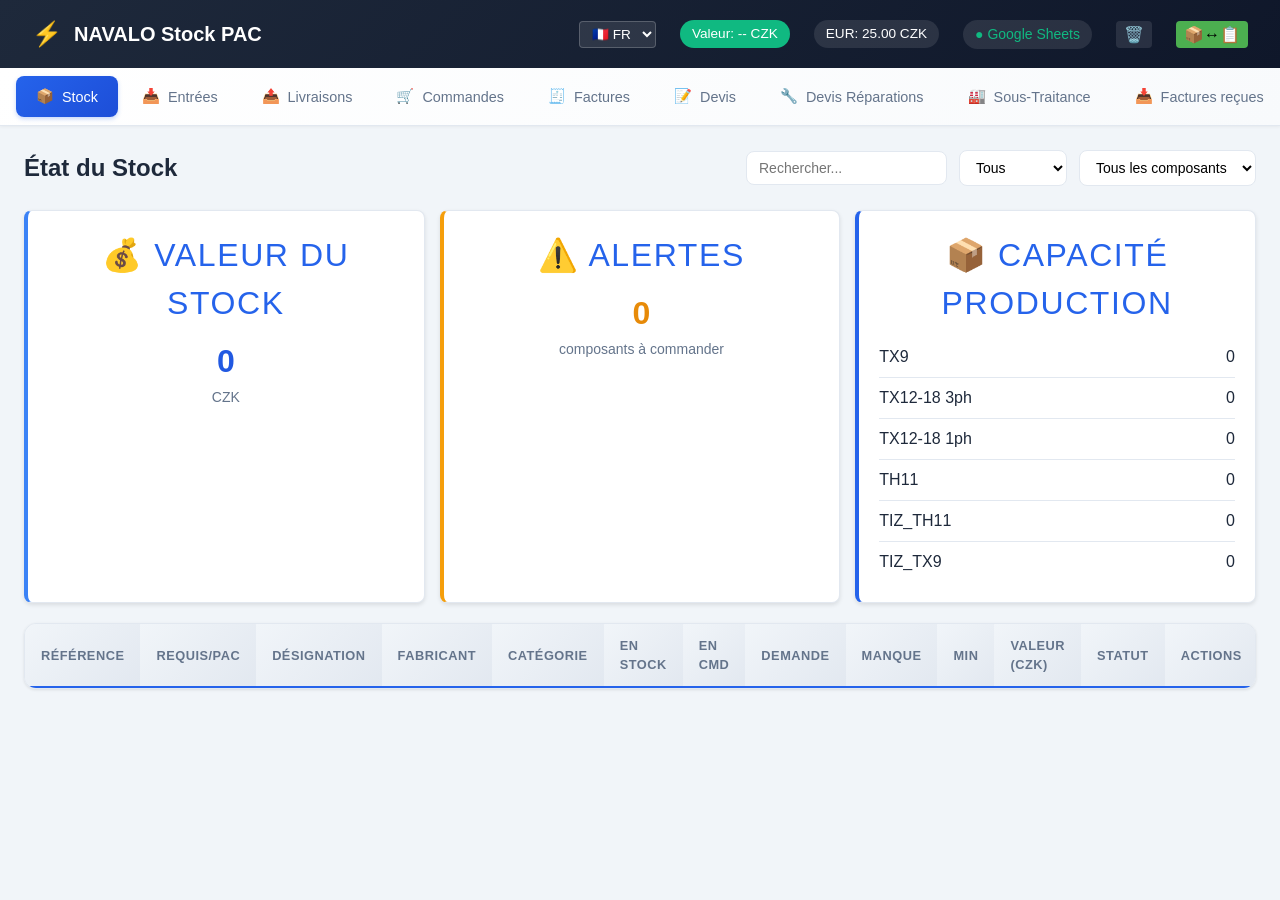
<file: index.html>
<!DOCTYPE html>
<html lang="fr">
<head>
    <meta charset="UTF-8">
    <meta name="viewport" content="width=device-width, initial-scale=1.0">
    <title>NAVALO - Gestion Stock PAC v6.1</title>
    <link rel="stylesheet" href="styles.css">
</head>
<body>
    <div class="app-container">
        <header class="app-header">
            <div class="logo">
                <span class="logo-icon">⚡</span>
                <h1>NAVALO Stock PAC</h1>
            </div>
            <div class="header-info">
                <select id="languageSelect" class="lang-select" onchange="changeLanguage()">
                    <option value="fr">🇫🇷 FR</option>
                    <option value="cz">🇨🇿 CZ</option>
                </select>
                <span class="stock-value" id="totalStockValue">Valeur: -- CZK</span>
                <span class="exchange-rate" id="exchangeRate">EUR: -- CZK</span>
                <span class="status" id="syncStatus" onclick="manualRefresh()" style="cursor: pointer;" title="Cliquez pour actualiser">● Chargement...</span>
                <div id="hybridSyncIndicator" style="display: none;" class="sync-indicator">
                    <span id="syncIndicatorIcon">🔄</span>
                    <span id="syncIndicatorText">Sync...</span>
                    <button onclick="syncNowManual()" class="btn-sync-now" title="Synchroniser maintenant">↻</button>
                </div>
                <button onclick="clearLocalCache()" class="btn-cache" title="Vider le cache local et recharger depuis Google Sheets">🗑️</button>
                <button onclick="migrateDeliveryData()" class="btn-cache" title="Synchroniser les livraisons avec les commandes" style="background: #4CAF50;">📦↔️📋</button>
            </div>
        </header>

        <nav class="main-nav">
            <button class="nav-btn active" data-tab="stock"><span>📦</span> <span data-i18n="navStock">Stock</span></button>
            <button class="nav-btn" data-tab="entrees"><span>📥</span> <span data-i18n="navEntrees">Entrées</span></button>
            <button class="nav-btn" data-tab="sorties"><span>📤</span> <span data-i18n="navSorties">Livraisons</span></button>
            <button class="nav-btn" data-tab="commandes"><span>🛒</span> <span data-i18n="navCommandes">Commandes</span></button>
            <button class="nav-btn" data-tab="factures"><span>🧾</span> <span data-i18n="navFactures">Factures</span></button>
            <button class="nav-btn" data-tab="devis"><span>📝</span> <span data-i18n="navDevis">Devis</span></button>
            <button class="nav-btn" data-tab="repair-quotes"><span>🔧</span> <span data-i18n="navRepairQuotes">Devis Réparations</span></button>
            <button class="nav-btn" data-tab="subcontracting"><span>🏭</span> <span>Sous-Traitance</span></button>
            <button class="nav-btn" data-tab="prijate"><span>📥</span> <span data-i18n="navPrijate">Faktury přijaté</span></button>
            <button class="nav-btn" data-tab="objprijate"><span>📋</span> <span data-i18n="navObjPrijate">Obj. přijaté</span></button>
            <button class="nav-btn" data-tab="contacts"><span>👥</span> <span data-i18n="navContacts">Contacts</span></button>
            <button class="nav-btn" data-tab="bom"><span>📋</span> <span data-i18n="navBom">BOM</span></button>
            <button class="nav-btn" data-tab="historique"><span>📊</span> <span data-i18n="navHistorique">Historique</span></button>
            <button class="nav-btn" data-tab="adjustments"><span>⚙️</span> <span data-i18n="navAdjustments">Ajustements</span></button>
            <button class="nav-btn" data-tab="finances"><span>💰</span> <span data-i18n="navFinances">Finances</span></button>
        </nav>

        <main class="main-content">
            <!-- STOCK TAB -->
            <section class="tab-content active" id="tab-stock">
                <div class="tab-header">
                    <h2 data-i18n="stockTitle">État du Stock</h2>
                    <div class="tab-actions">
                        <input type="text" id="stockSearch" placeholder="Rechercher..." class="search-input" data-i18n-placeholder="search">
                        <select id="stockFilter" class="filter-select">
                            <option value="all" data-i18n="filterAll">Tous</option>
                            <option value="low" data-i18n="filterLow">Stock bas</option>
                            <option value="critical" data-i18n="filterCritical">Rupture</option>
                        </select>
                        <select id="stockModelFilter" class="filter-select">
                            <option value="all" data-i18n="allComponents">Tous les composants</option>
                            <option value="TX9">TX9</option>
                            <option value="TX12-3PH">TX12-18 3ph</option>
                            <option value="TX12-1PH">TX12-18 1ph</option>
                            <option value="TH11">TH11</option>
                            <option value="TIZ_TH11">TIZ_TH11</option>
                            <option value="TIZ_TX9">TIZ_TX9</option>
                        </select>
                    </div>
                </div>
                
                <div class="summary-cards">
                    <div class="summary-card info">
                        <h3>💰 <span data-i18n="stockValueTitle">Valeur du Stock</span></h3>
                        <div class="card-content">
                            <span class="total-count" id="stockValueDisplay">0</span>
                            <span class="total-label">CZK</span>
                        </div>
                    </div>
                    <div class="summary-card warning">
                        <h3>⚠️ <span data-i18n="alertsTitle">Alertes</span></h3>
                        <div class="card-content">
                            <span class="alert-count" id="alertCount">0</span>
                            <span class="alert-label" data-i18n="componentsToOrder">composants à commander</span>
                        </div>
                    </div>
                    <div class="summary-card pac">
                        <h3>📦 <span data-i18n="productionCapacity">Capacité Production</span></h3>
                        <div class="card-content" id="stockCapacityContainer">
                            <!-- Generated dynamically -->
                        </div>
                    </div>
                </div>

                <div class="table-container">
                    <table class="data-table" id="stockTable">
                        <thead>
                            <tr>
                                <th data-i18n="reference">Référence</th>
                                <th data-i18n="requiredPerPAC">Requis/PAC</th>
                                <th data-i18n="designation">Désignation</th>
                                <th data-i18n="manufacturer">Fabricant</th>
                                <th data-i18n="category">Catégorie</th>
                                <th data-i18n="inStock">En Stock</th>
                                <th data-i18n="onOrder">En Cmd</th>
                                <th data-i18n="demand" title="Poptávka z objednávek">Poptávka</th>
                                <th data-i18n="shortage" title="Chybějící materiál">Chybí</th>
                                <th data-i18n="min">Min</th>
                                <th data-i18n="valueCZK">Valeur (CZK)</th>
                                <th data-i18n="status">Statut</th>
                                <th data-i18n="actions">Actions</th>
                            </tr>
                        </thead>
                        <tbody id="stockTableBody"></tbody>
                    </table>
                </div>
            </section>

            <!-- ENTREES TAB -->
            <section class="tab-content" id="tab-entrees">
                <div class="tab-header">
                    <h2 data-i18n="entryTitle">Réception Marchandises</h2>
                </div>

                <div class="entry-container">
                    <div class="manual-section">
                        <h3>✏️ <span data-i18n="newReceipt">Nouvelle réception</span></h3>
                        <form id="entryForm" class="entry-form">
                            <div class="form-row">
                                <div class="form-group">
                                    <label data-i18n="receiptNumber">N° Bon de réception</label>
                                    <input type="text" id="entryBonNum" required>
                                </div>
                                <div class="form-group">
                                    <label data-i18n="date">Date</label>
                                    <input type="date" id="entryDate" required>
                                </div>
                            </div>
                            <div class="form-row">
                                <div class="form-group">
                                    <label data-i18n="supplier">Fournisseur</label>
                                    <select id="entrySupplier" onchange="onEntrySupplierChange()">
                                        <option value="">Sélectionner...</option>
                                    </select>
                                </div>
                                <div class="form-group">
                                    <label>🔗 <span data-i18n="linkToPO">Navázat na obj.</span></label>
                                    <select id="entryLinkedPO" onchange="loadPOItems()">
                                        <option value="" data-i18n="none">-- Žádná --</option>
                                    </select>
                                </div>
                            </div>
                            <div class="form-row">
                                <div class="form-group">
                                    <label data-i18n="currency">Devise</label>
                                    <select id="entryCurrency">
                                        <option value="CZK">CZK</option>
                                        <option value="EUR">EUR</option>
                                    </select>
                                </div>
                            </div>

                            <div class="items-section">
                                <h4 data-i18n="articlesWithPrice">Articles (avec prix unitaire)</h4>
                                <div id="entryItems">
                                    <div class="item-row">
                                        <select class="item-ref" required><option value="">Référence...</option></select>
                                        <input type="number" class="item-qty" placeholder="Qté" min="0.01" step="0.01" required>
                                        <input type="number" class="item-price" placeholder="Prix unit." min="0" step="0.01">
                                        <button type="button" class="btn-icon btn-remove" onclick="removeItemRow(this)">✕</button>
                                    </div>
                                </div>
                                <button type="button" class="btn btn-secondary" onclick="addItemRow()" data-i18n="addLine">+ Ajouter</button>
                            </div>

                            <div class="form-actions">
                                <button type="button" class="btn btn-outline" onclick="clearEntryForm()" data-i18n="clear">Annuler</button>
                                <button type="button" class="btn btn-secondary" onclick="showReceiptPreview()">👁️ <span data-i18n="preview">Náhled</span></button>
                                <button type="submit" class="btn btn-primary">✓ <span data-i18n="saveReceipt">Valider la réception</span></button>
                            </div>
                        </form>
                    </div>
                </div>

                <!-- Stock Receipt Preview Modal -->
                <div class="modal" id="receiptPreviewModal">
                    <div class="modal-content modal-large">
                        <div class="modal-header">
                            <h3 data-i18n="receiptPreview">Náhled příjemky</h3>
                            <button class="modal-close" onclick="closeReceiptPreviewModal()">✕</button>
                        </div>
                        <div id="receiptPreview"></div>
                        <div class="modal-footer">
                            <button class="btn btn-outline" onclick="closeReceiptPreviewModal()" data-i18n="close">Zavřít</button>
                            <button class="btn btn-secondary" onclick="printReceipt()">🖨️ <span data-i18n="print">Tisknout</span></button>
                        </div>
                    </div>
                </div>

                <!-- Historique des příjemky -->
                <div class="receipts-history-section">
                    <h3>📋 <span data-i18n="receiptsHistory">Historique des réceptions</span></h3>
                    <div class="filters-row" style="margin-bottom: 1rem;">
                        <input type="text" id="receiptSearchInput" class="filter-input" data-i18n-placeholder="supplierSearchPlaceholder" placeholder="Rechercher un fournisseur..." oninput="updateReceiptsHistoryDisplay()">
                    </div>
                    <div class="table-container">
                        <table class="data-table">
                            <thead>
                                <tr>
                                    <th data-i18n="receiptNumber">N° Příjemka</th>
                                    <th data-i18n="date">Datum</th>
                                    <th data-i18n="supplier">Dodavatel</th>
                                    <th data-i18n="linkPO">Obj.</th>
                                    <th data-i18n="items">Položky</th>
                                    <th data-i18n="totalValue">Hodnota</th>
                                    <th data-i18n="currency">Měna</th>
                                    <th>Akce</th>
                                </tr>
                            </thead>
                            <tbody id="receiptsHistoryTableBody"></tbody>
                        </table>
                    </div>
                </div>
            </section>

            <!-- SORTIES/LIVRAISONS TAB -->
            <section class="tab-content" id="tab-sorties">
                <div class="tab-header">
                    <h2 data-i18n="deliveryTitle">Livraisons / Sorties</h2>
                </div>

                <div class="delivery-container">
                    <div class="client-section">
                        <h3>👤 <span data-i18n="client">Client</span></h3>
                        <div class="form-row">
                            <div class="form-group">
                                <label data-i18n="client">Client</label>
                                <select id="deliveryClient" onchange="onDeliveryClientChange()">
                                    <option value="">Sélectionner...</option>
                                </select>
                            </div>
                            <div class="form-group">
                                <label data-i18n="clientAddress">Adresse</label>
                                <input type="text" id="deliveryClientAddress">
                            </div>
                            <div class="form-group">
                                <label data-i18n="date">Date</label>
                                <input type="date" id="deliveryDate" required>
                            </div>
                        </div>
                        <div class="form-row">
                            <div class="form-group">
                                <label data-i18n="linkedOrder">Commande liée</label>
                                <select id="deliveryLinkedOrder" onchange="onDeliveryOrderChange()">
                                    <option value="">Aucune</option>
                                </select>
                            </div>
                            <div class="form-group">
                                <label data-i18n="clientOrderNum">N° Cmd Client</label>
                                <input type="text" id="deliveryClientOrderNum" placeholder="Ex: PO-12345">
                            </div>
                        </div>

                        <!-- Partial Delivery Status Info -->
                        <div id="deliveryOrderStatus" class="info-box" style="display: none; margin-top: 1rem; padding: 1rem; background: #f0f8ff; border-left: 4px solid #0066cc; border-radius: 4px;">
                            <strong>Statut commande :</strong>
                            <div id="deliveryOrderStatusContent"></div>
                        </div>
                    </div>

                    <div class="pac-selection">
                        <h3>🚚 PAC (Heat Pumps)</h3>
                        <div class="delivery-cards" id="deliveryCardsContainer">
                            <!-- Generated dynamically -->
                        </div>
                    </div>

                    <!-- Stock Components Section -->
                    <div class="pac-selection" style="margin-top: 1.5rem;">
                        <h3>📦 Composants du Stock</h3>
                        <div id="deliveryComponentsContainer" style="margin-top: 1rem;">
                            <!-- Component rows will be added here -->
                        </div>
                        <button type="button" class="btn btn-outline btn-small" onclick="addDeliveryComponentRow()" style="margin-top: 0.5rem;">+ Ajouter un composant</button>
                    </div>

                    <!-- Custom Items Section -->
                    <div class="pac-selection" style="margin-top: 1.5rem;">
                        <h3>✏️ Articles Personnalisés (Entretien, Services, etc.)</h3>
                        <div id="deliveryCustomItemsContainer" style="margin-top: 1rem;">
                            <!-- Custom item rows will be added here -->
                        </div>
                        <button type="button" class="btn btn-outline btn-small" onclick="addDeliveryCustomItemRow()" style="margin-top: 0.5rem;">+ Ajouter un article</button>
                    </div>

                    <!-- Notes/Comments Section -->
                    <div class="pac-selection" style="margin-top: 1.5rem;">
                        <h3>📝 <span data-i18n="notes">Poznámky</span></h3>
                        <div class="form-group">
                            <textarea id="deliveryNotes" rows="3" placeholder="Commentaires / Poznámky..." style="width: 100%;"></textarea>
                        </div>
                    </div>

                    <div class="bom-preview-section" id="bomPreviewSection" style="display:none;">
                        <h3>⚠️ <span data-i18n="bomPreview">Composants à déduire (PAC)</span></h3>
                        <div id="bomPreviewContent"></div>
                    </div>

                    <div class="delivery-actions">
                        <button class="btn btn-outline" onclick="clearDeliveryForm()" data-i18n="clear">Annuler</button>
                        <button class="btn btn-secondary btn-large" onclick="previewDeliveryBeforeSave()">👁️ <span data-i18n="preview">Náhled</span></button>
                        <button class="btn btn-primary btn-large" onclick="processDelivery()">🧾 <span data-i18n="createDelivery">Créer BL</span></button>
                    </div>
                </div>

                <div class="table-container mt-2">
                    <h3 data-i18n="deliveryHistory">Bons de Livraison récents</h3>
                    <div class="filters-row" style="margin-bottom: 1rem;">
                        <input type="text" id="deliverySearchInput" class="filter-input" placeholder="N° Cmd Client" oninput="updateDeliveriesDisplay()">
                    </div>
                    <table class="data-table">
                        <thead>
                            <tr>
                                <th>N° BL</th>
                                <th data-i18n="date">Date</th>
                                <th data-i18n="client">Client</th>
                                <th data-i18n="clientOrderNum">N° Cmd Client</th>
                                <th>PAC</th>
                                <th data-i18n="value">Valeur</th>
                                <th data-i18n="invoiced">Facturé</th>
                                <th>Actions</th>
                            </tr>
                        </thead>
                        <tbody id="blTableBody"></tbody>
                    </table>
                </div>
            </section>

            <!-- COMMANDES TAB -->
            <section class="tab-content" id="tab-commandes">
                <div class="tab-header">
                    <h2 data-i18n="poTitle">Commandes Fournisseurs</h2>
                    <div class="tab-actions">
                        <select id="poStatusFilter" class="filter-select" onchange="updatePurchaseOrdersDisplay()">
                            <option value="all">Tous</option>
                            <option value="Brouillon">Brouillon</option>
                            <option value="Envoyé">Envoyé</option>
                            <option value="Reçu">Reçu</option>
                            <option value="Annulé">Annulé</option>
                        </select>
                        <select id="poSupplierFilter" class="filter-select" onchange="updatePurchaseOrdersDisplay()">
                            <option value="all">Tous les fournisseurs</option>
                        </select>
                        <button class="btn btn-secondary" onclick="exportPurchaseOrders()">📥 Export</button>
                        <button class="btn btn-primary" onclick="openPOModal()">+ <span data-i18n="newPO">Nouvelle commande</span></button>
                    </div>
                </div>

                <div class="summary-cards">
                    <div class="summary-card">
                        <h3>📝 <span data-i18n="filterDraft">Brouillons</span></h3>
                        <div class="card-content"><span class="total-count" id="poDraftCount">0</span></div>
                    </div>
                    <div class="summary-card warning">
                        <h3>📤 <span data-i18n="filterSent">En attente</span></h3>
                        <div class="card-content"><span class="total-count" id="poSentCount">0</span></div>
                    </div>
                    <div class="summary-card info">
                        <h3>✅ <span data-i18n="filterReceived">Reçues</span></h3>
                        <div class="card-content"><span class="total-count" id="poReceivedCount">0</span></div>
                    </div>
                    <div class="summary-card">
                        <h3>💰 <span data-i18n="totalValue">Valeur</span></h3>
                        <div class="card-content">
                            <span class="total-count" id="poPendingValue">0</span>
                            <span class="total-label">EUR</span>
                        </div>
                    </div>
                </div>

                <div class="suggestions-section">
                    <h3>📋 <span data-i18n="suggestedOrders">Composants à commander</span></h3>
                    <div class="table-container">
                        <table class="data-table compact">
                            <thead>
                                <tr>
                                    <th data-i18n="reference">Référence</th>
                                    <th data-i18n="designation">Désignation</th>
                                    <th data-i18n="inStock">Stock</th>
                                    <th data-i18n="onOrder">En Cmd</th>
                                    <th>Total</th>
                                    <th data-i18n="min">Min</th>
                                    <th data-i18n="toOrder">Suggéré</th>
                                    <th>Actions</th>
                                </tr>
                            </thead>
                            <tbody id="suggestionsTableBody"></tbody>
                        </table>
                    </div>
                </div>

                <div class="table-container mt-2">
                    <h3 data-i18n="poTitle">Toutes les commandes</h3>
                    <table class="data-table">
                        <thead>
                            <tr>
                                <th data-i18n="poNumber">N° Cmd</th>
                                <th data-i18n="date">Date</th>
                                <th data-i18n="supplier">Fournisseur</th>
                                <th data-i18n="articles">Articles</th>
                                <th data-i18n="totalValue">Valeur</th>
                                <th data-i18n="status">Statut</th>
                                <th>Actions</th>
                            </tr>
                        </thead>
                        <tbody id="poTableBody"></tbody>
                    </table>
                </div>
            </section>

            <!-- FACTURES EMISES TAB -->
            <section class="tab-content" id="tab-factures">
                <div class="tab-header">
                    <h2 data-i18n="invoiceTitle">Factures émises</h2>
                    <div class="tab-actions">
                        <button class="btn btn-primary" onclick="openFreeInvoiceModal()">+ <span data-i18n="newInvoice">Nouvelle facture</span></button>
                        <select id="invoiceTypeFilter" class="filter-select" onchange="updateInvoicesDisplay()">
                            <option value="all">Tous types</option>
                            <option value="invoice">Factures</option>
                            <option value="proforma">Proforma</option>
                        </select>
                        <select id="invoiceStatusFilter" class="filter-select" onchange="updateInvoicesDisplay()">
                            <option value="all">Tous</option>
                            <option value="unpaid">Non payées</option>
                            <option value="paid">Payées</option>
                        </select>
                        <input type="month" id="invoiceMonthFilter" class="filter-input" onchange="updateInvoicesDisplay()">
                        <input type="text" id="invoiceSearchInput" class="filter-input" placeholder="N° Cmd Client" oninput="updateInvoicesDisplay()">
                        <button class="btn btn-secondary" onclick="exportInvoices()">📥 Export</button>
                    </div>
                </div>

                <div class="summary-cards">
                    <div class="summary-card">
                        <h3>🧾 Total</h3>
                        <div class="card-content"><span class="total-count" id="invoiceTotalCount">0</span></div>
                    </div>
                    <div class="summary-card warning">
                        <h3>⏳ <span data-i18n="unpaidInvoices">Non payées</span></h3>
                        <div class="card-content"><span class="total-count" id="invoiceUnpaidCount">0</span></div>
                    </div>
                    <div class="summary-card info">
                        <h3>💰 <span data-i18n="totalValue">Montant</span></h3>
                        <div class="card-content">
                            <span class="total-count" id="invoiceUnpaidValue">0</span>
                            <span class="total-label">CZK</span>
                        </div>
                    </div>
                    <div class="summary-card danger">
                        <h3>⚠️ <span data-i18n="overdueInvoices">En retard</span></h3>
                        <div class="card-content"><span class="total-count" id="invoiceOverdueCount">0</span></div>
                    </div>
                </div>

                <div class="table-container">
                    <table class="data-table">
                        <thead>
                            <tr>
                                <th data-i18n="invoiceNumber">N° Facture</th>
                                <th data-i18n="date">Date</th>
                                <th data-i18n="client">Client</th>
                                <th data-i18n="clientOrderNum">N° Cmd Client</th>
                                <th data-i18n="dueDate">Échéance</th>
                                <th data-i18n="subtotal">HT</th>
                                <th data-i18n="vat">TVA</th>
                                <th data-i18n="totalTTC">TTC</th>
                                <th data-i18n="status">Statut</th>
                                <th>Actions</th>
                            </tr>
                        </thead>
                        <tbody id="invoicesTableBody"></tbody>
                    </table>
                </div>
            </section>

            <!-- DEVIS / QUOTES TAB -->
            <section class="tab-content" id="tab-devis">
                <div class="tab-header">
                    <h2 data-i18n="quotesTitle">Devis / Offres de prix</h2>
                    <div class="tab-actions">
                        <button class="btn btn-primary" onclick="openQuoteModal()">+ <span data-i18n="newQuote">Nouveau devis</span></button>
                        <select id="quoteStatusFilter" class="filter-select" onchange="updateQuotesDisplay()">
                            <option value="all" data-i18n="filterAll">Tous</option>
                            <option value="draft" data-i18n="filterDraft">Brouillon</option>
                            <option value="sent" data-i18n="filterSent">Envoyé</option>
                            <option value="accepted" data-i18n="statusAccepted">Accepté</option>
                            <option value="rejected" data-i18n="statusRejected">Refusé</option>
                        </select>
                        <input type="month" id="quoteMonthFilter" class="filter-input" onchange="updateQuotesDisplay()">
                        <button class="btn btn-secondary" onclick="exportQuotes()">📥 <span data-i18n="export">Export</span></button>
                    </div>
                </div>

                <div class="summary-cards">
                    <div class="summary-card">
                        <h3>📝 <span data-i18n="totalQuotes">Total Devis</span></h3>
                        <div class="card-content"><span class="total-count" id="quoteTotalCount">0</span></div>
                    </div>
                    <div class="summary-card warning">
                        <h3>⏳ <span data-i18n="pendingQuotes">En attente</span></h3>
                        <div class="card-content"><span class="total-count" id="quotePendingCount">0</span></div>
                    </div>
                    <div class="summary-card info">
                        <h3>✅ <span data-i18n="acceptedQuotes">Acceptés</span></h3>
                        <div class="card-content"><span class="total-count" id="quoteAcceptedCount">0</span></div>
                    </div>
                    <div class="summary-card">
                        <h3>💰 <span data-i18n="totalValue">Valeur totale</span></h3>
                        <div class="card-content">
                            <span class="total-count" id="quoteValue">0</span>
                            <span class="total-label">CZK</span>
                        </div>
                    </div>
                </div>

                <div class="table-container">
                    <table class="data-table">
                        <thead>
                            <tr>
                                <th data-i18n="quoteNumber">N° Devis</th>
                                <th data-i18n="date">Date</th>
                                <th data-i18n="client">Client</th>
                                <th data-i18n="validUntil">Validité</th>
                                <th data-i18n="subtotalHT">HT</th>
                                <th data-i18n="vat">TVA</th>
                                <th data-i18n="totalTTC">TTC</th>
                                <th data-i18n="status">Statut</th>
                                <th data-i18n="actions">Actions</th>
                            </tr>
                        </thead>
                        <tbody id="quotesTableBody"></tbody>
                    </table>
                </div>
            </section>

            <!-- REPAIR QUOTES TAB -->
            <section class="tab-content" id="tab-repair-quotes">
                <div class="tab-header">
                    <h2 data-i18n="repairQuotesTitle">Devis Réparations PAC</h2>
                    <div class="tab-actions">
                        <button class="btn btn-primary" onclick="openRepairQuoteModal()">
                            + <span data-i18n="newRepairQuote">Nouveau devis réparation</span>
                        </button>
                        <button class="btn btn-secondary" onclick="fixDuplicateRepairQuoteNumbers()">
                            🔧 <span data-i18n="fixDuplicates">Corriger doublons</span>
                        </button>
                        <select id="repairQuoteStatusFilter" class="filter-select" onchange="updateRepairQuotesDisplay()">
                            <option value="" data-i18n="allStatuses">Tous statuts</option>
                            <option value="draft" data-i18n="filterDraft">Brouillon</option>
                            <option value="sent" data-i18n="filterSent">Envoyé</option>
                            <option value="accepted" data-i18n="statusAccepted">Accepté</option>
                            <option value="rejected" data-i18n="statusRejected">Refusé</option>
                            <option value="invoiced" data-i18n="statusInvoiced">Facturé</option>
                        </select>
                        <input type="month" id="repairQuoteMonthFilter" class="filter-input" onchange="updateRepairQuotesDisplay()">
                    </div>
                </div>

                <div class="summary-cards">
                    <div class="summary-card">
                        <h3>🔧 <span data-i18n="totalRepairQuotes">Total Devis</span></h3>
                        <div class="card-content"><span class="total-count" id="repairQuoteTotalCount">0</span></div>
                    </div>
                    <div class="summary-card warning">
                        <h3>⏳ <span data-i18n="pendingQuotes">En attente</span></h3>
                        <div class="card-content"><span class="total-count" id="repairQuotePendingCount">0</span></div>
                    </div>
                    <div class="summary-card success">
                        <h3>✅ <span data-i18n="acceptedQuotes">Acceptés</span></h3>
                        <div class="card-content"><span class="total-count" id="repairQuoteAcceptedCount">0</span></div>
                    </div>
                    <div class="summary-card">
                        <h3>💰 <span data-i18n="totalValue">Valeur totale</span></h3>
                        <div class="card-content">
                            <span class="total-count" id="repairQuoteValue">0</span>
                            <span class="total-label">EUR</span>
                        </div>
                    </div>
                    <div class="summary-card info" style="background: linear-gradient(135deg, #667eea 0%, #764ba2 100%);">
                        <h3 style="color: white;">🛡️ <span data-i18n="warrantyRepairs">Záruční opravy</span></h3>
                        <div class="card-content" style="color: white;">
                            <div style="font-size: 0.9em; margin-bottom: 0.3rem;">
                                <span class="total-count" id="warrantyRepairCount">0</span> <span data-i18n="repairsUnit">oprav</span>
                            </div>
                            <div style="font-size: 1.3em; font-weight: bold;">
                                <span id="warrantyRepairCost">0</span> EUR
                            </div>
                            <div style="font-size: 0.75em; opacity: 0.9; margin-top: 0.2rem;" data-i18n="companyCosts">náklady společnosti</div>
                        </div>
                    </div>
                </div>

                <div class="table-container">
                    <table class="data-table">
                        <thead>
                            <tr>
                                <th data-i18n="quoteNumber">N° Devis</th>
                                <th data-i18n="date">Date</th>
                                <th data-i18n="client">Client</th>
                                <th data-i18n="pacCount">Nb PAC</th>
                                <th data-i18n="total">Total</th>
                                <th data-i18n="currency">Devise</th>
                                <th data-i18n="validUntil">Validité</th>
                                <th data-i18n="status">Statut</th>
                                <th data-i18n="actions">Actions</th>
                            </tr>
                        </thead>
                        <tbody id="repairQuotesTableBody">
                            <tr>
                                <td colspan="9" class="text-muted text-center">
                                    <span data-i18n="noData">Aucune donnée</span>
                                </td>
                            </tr>
                        </tbody>
                    </table>
                </div>
            </section>

            <!-- SUBCONTRACTING TAB -->
            <section class="tab-content" id="tab-subcontracting">
                <div class="tab-header">
                    <h2>🔧 Sous-Traitance & Assemblage</h2>
                    <div class="tab-actions">
                        <button class="btn btn-primary" onclick="openSubcontractingOrderModal()">
                            + Nouvel Ordre
                        </button>
                    </div>
                </div>

                <div class="summary-cards">
                    <div class="summary-card">
                        <h3>🟡</h3>
                        <p>En attente</p>
                        <div class="card-content"><span class="total-count" id="scPendingCount">0</span></div>
                    </div>
                    <div class="summary-card">
                        <h3>🔵</h3>
                        <p>En cours</p>
                        <div class="card-content"><span class="total-count" id="scInProgressCount">0</span></div>
                    </div>
                    <div class="summary-card">
                        <h3>🟢</h3>
                        <p>Terminés</p>
                        <div class="card-content"><span class="total-count" id="scCompletedCount">0</span></div>
                    </div>
                </div>

                <div class="table-container">
                    <table class="data-table">
                        <thead>
                            <tr>
                                <th>N° Ordre</th>
                                <th>Date</th>
                                <th>Sous-Traitant</th>
                                <th>Kit</th>
                                <th>Quantité</th>
                                <th>Progrès</th>
                                <th>Statut</th>
                                <th>Actions</th>
                            </tr>
                        </thead>
                        <tbody id="subcontractingOrdersBody">
                            <tr>
                                <td colspan="8" class="text-center text-secondary">Aucune commande de sous-traitance</td>
                            </tr>
                        </tbody>
                    </table>
                </div>
            </section>

            <!-- FACTURES RECUES TAB -->
            <section class="tab-content" id="tab-prijate">
                <div class="tab-header">
                    <h2 data-i18n="receivedInvTitle">Factures Reçues</h2>
                    <div class="tab-actions">
                        <button class="btn btn-primary" onclick="openReceivedInvoiceModal()">+ <span data-i18n="newReceivedInv">Nouvelle facture</span></button>
                        <select id="recInvTypeFilter" class="filter-select" onchange="updateReceivedInvoicesDisplay()">
                            <option value="all">Tous types</option>
                            <option value="invoice">Factures</option>
                            <option value="proforma">Proforma</option>
                        </select>
                        <select id="recInvStatusFilter" class="filter-select" onchange="updateReceivedInvoicesDisplay()">
                            <option value="">Tous</option>
                            <option value="unpaid">Nezaplaceno</option>
                            <option value="paid">Zaplaceno</option>
                        </select>
                        <select id="recInvSupplierFilter" class="filter-select" onchange="updateReceivedInvoicesDisplay()">
                            <option value="">Tous fournisseurs</option>
                        </select>
                        <input type="month" id="recInvMonthFilter" class="filter-input" onchange="updateReceivedInvoicesDisplay()">
                        <select id="recInvSortOrder" class="filter-select" onchange="updateReceivedInvoicesDisplay()">
                            <option value="date-desc">Datum ↓</option>
                            <option value="date-asc">Datum ↑</option>
                            <option value="dueDate-asc">Splatnost ↑</option>
                            <option value="dueDate-desc">Splatnost ↓</option>
                            <option value="paidDate-desc">Datum platby ↓</option>
                            <option value="paidDate-asc">Datum platby ↑</option>
                        </select>
                        <button class="btn btn-secondary" onclick="uploadAllInvoicesToDrive()" title="Nahrát všechny faktury na Google Drive">☁️ Drive</button>
                        <button class="btn btn-secondary" onclick="exportReceivedInvoices()">📥 Export</button>
                    </div>
                </div>

                <div class="summary-cards">
                    <div class="summary-card">
                        <h3>🧾 Total</h3>
                        <div class="card-content"><span class="total-count" id="recInvTotalCount">0</span></div>
                    </div>
                    <div class="summary-card warning">
                        <h3>⏳ <span data-i18n="unpaid">Nezaplaceno</span></h3>
                        <div class="card-content"><span class="total-count" id="recInvUnpaidCount">0</span></div>
                    </div>
                    <div class="summary-card info">
                        <h3>💰</h3>
                        <div class="card-content">
                            <span class="total-count" id="recInvUnpaidValue">0</span>
                            <span class="total-label">CZK</span>
                        </div>
                    </div>
                    <div class="summary-card danger">
                        <h3>⚠️ <span data-i18n="overdue">Po splatnosti</span></h3>
                        <div class="card-content"><span class="total-count" id="recInvOverdueCount">0</span></div>
                    </div>
                </div>

                <div class="table-container">
                    <table class="data-table">
                        <thead>
                            <tr>
                                <th data-i18n="internalNumber">N° Int.</th>
                                <th data-i18n="invoiceNumberExt">N° Facture</th>
                                <th data-i18n="supplier">Fournisseur</th>
                                <th data-i18n="date">Date</th>
                                <th data-i18n="dueDate">Échéance</th>
                                <th data-i18n="linkReceipt">Příjemka</th>
                                <th data-i18n="subtotal">HT</th>
                                <th data-i18n="vat">TVA</th>
                                <th data-i18n="total">Total</th>
                                <th data-i18n="status">Statut</th>
                                <th>Actions</th>
                            </tr>
                        </thead>
                        <tbody id="receivedInvoicesTableBody"></tbody>
                    </table>
                </div>
            </section>

            <!-- RECEIVED ORDERS TAB (Objednávky přijaté) -->
            <section class="tab-content" id="tab-objprijate">
                <div class="tab-header">
                    <h2 data-i18n="receivedOrdersTitle">Objednávky přijaté</h2>
                    <div class="tab-actions">
                        <button class="btn btn-primary" onclick="openReceivedOrderModal()">+ <span data-i18n="newReceivedOrder">Nová objednávka</span></button>
                        <select id="recOrderStatusFilter" class="filter-select" onchange="updateReceivedOrdersDisplay()">
                            <option value="">Vše</option>
                            <option value="new" data-i18n="recOrdNew">Nová</option>
                            <option value="confirmed" data-i18n="recOrdConfirmed">Potvrzeno</option>
                            <option value="delivered" data-i18n="recOrdDelivered">Dodáno</option>
                            <option value="invoiced" data-i18n="recOrdInvoiced">Fakturováno</option>
                        </select>
                        <input type="month" id="recOrderMonthFilter" class="filter-input" onchange="updateReceivedOrdersDisplay()">
                        <input type="text" id="recOrderSearchInput" class="filter-input" placeholder="N° Cmd Client" oninput="updateReceivedOrdersDisplay()">
                        <button class="btn btn-secondary" onclick="exportReceivedOrders()">📥 Export</button>
                    </div>
                </div>

                <div class="summary-cards">
                    <div class="summary-card">
                        <h3>📋 Total</h3>
                        <div class="card-content"><span class="total-count" id="recOrderTotalCount">0</span></div>
                    </div>
                    <div class="summary-card warning">
                        <h3>🆕 <span data-i18n="recOrdNew">Nové</span></h3>
                        <div class="card-content"><span class="total-count" id="recOrderNewCount">0</span></div>
                    </div>
                    <div class="summary-card info">
                        <h3>✓ <span data-i18n="recOrdConfirmed">Potvrzené</span></h3>
                        <div class="card-content"><span class="total-count" id="recOrderConfirmedCount">0</span></div>
                    </div>
                    <div class="summary-card pac">
                        <h3>📦 <span data-i18n="toDeliver">K dodání</span></h3>
                        <div class="card-content" id="recOrderToDeliverContainer">
                            <!-- Generated dynamically -->
                        </div>
                    </div>
                </div>

                <div class="table-container">
                    <table class="data-table">
                        <thead>
                            <tr id="recOrdersTableHeader">
                                <th data-i18n="orderNumber">N° Objednávky</th>
                                <th data-i18n="clientOrderNum">Číslo obj. zákazníka</th>
                                <th data-i18n="date">Datum</th>
                                <th data-i18n="client">Zákazník</th>
                                <th data-i18n="deliveryDate">Datum dodání</th>
                                <!-- Model columns generated dynamically -->
                                <th data-i18n="totalValue">Hodnota</th>
                                <th data-i18n="deliveryProgress">Progression</th>
                                <th data-i18n="status">Stav</th>
                                <th>Akce</th>
                            </tr>
                        </thead>
                        <tbody id="receivedOrdersTableBody"></tbody>
                    </table>
                </div>
            </section>

            <!-- CONTACTS TAB -->
            <section class="tab-content" id="tab-contacts">
                <div class="tab-header">
                    <h2 data-i18n="contactsTitle">Gestion des Contacts</h2>
                    <div class="tab-actions">
                        <button class="btn btn-primary" onclick="openContactModal('supplier')">+ <span data-i18n="contactSupplier">Fournisseur</span></button>
                        <button class="btn btn-secondary" onclick="openContactModal('client')">+ <span data-i18n="contactClient">Client</span></button>
                    </div>
                </div>

                <div class="table-container">
                    <table class="data-table">
                        <thead>
                            <tr>
                                <th data-i18n="companyName">Nom</th>
                                <th data-i18n="contactType">Type</th>
                                <th data-i18n="ico">IČO</th>
                                <th data-i18n="dic">DIČ</th>
                                <th data-i18n="currency">Devise</th>
                                <th data-i18n="address">Adresse</th>
                                <th>Actions</th>
                            </tr>
                        </thead>
                        <tbody id="contactsTableBody"></tbody>
                    </table>
                </div>
            </section>

            <!-- BOM TAB -->
            <section class="tab-content" id="tab-bom">
                <div class="tab-header">
                    <h2 data-i18n="bomTitle">Nomenclatures (BOM)</h2>
                    <div class="tab-actions">
                        <select id="bomModelSelect" class="filter-select" onchange="changeBomModel()">
                            <!-- Generated dynamically -->
                        </select>
                    </div>
                </div>

                <div class="table-container">
                    <table class="data-table" id="bomTable">
                        <thead>
                            <tr>
                                <th data-i18n="reference">Référence</th>
                                <th data-i18n="designation">Désignation</th>
                                <th data-i18n="qty">Qté</th>
                                <th data-i18n="inStock">Stock</th>
                                <th data-i18n="unitPriceCol">Prix Unit.</th>
                                <th data-i18n="lineTotalCol">Total</th>
                                <th data-i18n="status">Statut</th>
                            </tr>
                        </thead>
                        <tbody id="bomTableBody"></tbody>
                    </table>
                </div>
            </section>

            <!-- HISTORIQUE TAB -->
            <section class="tab-content" id="tab-historique">
                <div class="tab-header">
                    <h2 data-i18n="historyTitle">Historique des mouvements</h2>
                    <div class="tab-actions">
                        <input type="text" id="historyComponentFilter" class="search-input" data-i18n-placeholder="filterByRef" placeholder="Filtrer par référence..." onchange="updateHistoryDisplay()" oninput="updateHistoryDisplay()">
                        <select id="historyType" class="filter-select" onchange="updateHistoryDisplay()">
                            <option value="all" data-i18n="historyAll">Tous</option>
                            <option value="ENTRÉE" data-i18n="historyIn">Entrées</option>
                            <option value="SORTIE" data-i18n="historyOut">Sorties</option>
                        </select>
                        <button class="btn btn-secondary" onclick="exportHistory()">📥 <span data-i18n="export">Export CSV</span></button>
                    </div>
                </div>

                <div class="table-container">
                    <table class="data-table">
                        <thead>
                            <tr>
                                <th data-i18n="date">Date</th>
                                <th data-i18n="historyType">Type</th>
                                <th data-i18n="docNumber">N° Doc</th>
                                <th data-i18n="reference">Référence</th>
                                <th data-i18n="qty">Qté</th>
                                <th data-i18n="priceUnit">Prix Unit.</th>
                                <th data-i18n="value">Valeur</th>
                                <th data-i18n="partner">Partenaire</th>
                            </tr>
                        </thead>
                        <tbody id="historyTableBody"></tbody>
                    </table>
                </div>
            </section>

            <!-- ADJUSTMENTS TAB -->
            <section class="tab-content" id="tab-adjustments">
                <div class="tab-header">
                    <h2 data-i18n="adjustmentsTitle">Ajustements de Stock</h2>
                </div>

                <div class="table-container">
                    <table class="data-table">
                        <thead>
                            <tr>
                                <th data-i18n="date">Date</th>
                                <th data-i18n="docNumber">N° Doc</th>
                                <th data-i18n="reference">Référence</th>
                                <th data-i18n="designation">Désignation</th>
                                <th data-i18n="qtyBefore">Qté avant</th>
                                <th data-i18n="qtyAfter">Qté après</th>
                                <th data-i18n="qtyChange">Changement</th>
                                <th data-i18n="reason">Raison</th>
                                <th data-i18n="valueImpact">Impact valeur</th>
                                <th data-i18n="userName">Utilisateur</th>
                            </tr>
                        </thead>
                        <tbody id="adjustmentsTableBody"></tbody>
                    </table>
                </div>
            </section>

            <!-- ==================== FINANCES TAB ==================== -->
            <section class="tab-content" id="tab-finances">
                <div class="tab-header">
                    <h2 data-i18n="finances">Gestion Financière</h2>
                </div>

                <!-- Section de saisie des charges mensuelles -->
                <div class="card">
                    <h3 data-i18n="monthlyCosts">Charges Mensuelles</h3>

                    <div class="form-row">
                        <div class="form-group">
                            <label data-i18n="selectMonth">Mois</label>
                            <input type="month" id="costMonth" class="form-control" min="2026-01">
                        </div>
                    </div>

                    <div class="form-row">
                        <div class="form-group">
                            <label data-i18n="salaries">Salaires (CZK)</label>
                            <input type="number" id="costSalaries" class="form-control" step="1000" value="0">
                        </div>
                        <div class="form-group">
                            <label data-i18n="electricity">Électricité (CZK)</label>
                            <input type="number" id="costElectricity" class="form-control" step="100" value="0">
                        </div>
                        <div class="form-group">
                            <label data-i18n="leasing">Leasing (CZK)</label>
                            <input type="number" id="costLeasing" class="form-control" step="100" value="0">
                        </div>
                    </div>

                    <div class="form-row">
                        <div class="form-group">
                            <label data-i18n="fuel">Essence/Axigon (CZK)</label>
                            <input type="number" id="costFuel" class="form-control" step="100" value="0">
                        </div>
                        <div class="form-group">
                            <label data-i18n="buildingTax">Impôts bâtiment (CZK)</label>
                            <input type="number" id="costTaxes" class="form-control" step="100" value="0">
                        </div>
                        <div class="form-group">
                            <label data-i18n="miscExpenses">Frais Divers (CZK)</label>
                            <input type="number" id="costMisc" class="form-control" step="100" value="0">
                        </div>
                    </div>

                    <div class="form-actions">
                        <button onclick="saveMonthlyCosts()" class="btn-primary">
                            <span data-i18n="save">Enregistrer</span>
                        </button>
                        <button onclick="loadMonthlyCosts()" class="btn-secondary">
                            <span data-i18n="load">Charger</span>
                        </button>
                    </div>
                </div>

                <!-- Tableau de bord des bénéfices -->
                <div class="card">
                    <h3 data-i18n="profitDashboard">Tableau de Bord des Bénéfices</h3>

                    <div class="table-container">
                        <table class="data-table">
                            <thead>
                                <tr>
                                    <th data-i18n="month">Mois</th>
                                    <th data-i18n="revenue">Revenus</th>
                                    <th data-i18n="purchases">Achats</th>
                                    <th data-i18n="salaries">Salaires</th>
                                    <th data-i18n="fixedCosts">Charges Fixes</th>
                                    <th data-i18n="totalCosts">Total Charges</th>
                                    <th data-i18n="profit">Bénéfice</th>
                                    <th></th>
                                </tr>
                            </thead>
                            <tbody id="profitTableBody">
                                <tr>
                                    <td colspan="8" class="text-center text-muted">
                                        <span data-i18n="loading">Chargement...</span>
                                    </td>
                                </tr>
                            </tbody>
                            <tfoot id="profitTableFoot" style="display:none;">
                                <tr style="font-weight: bold; background: #f3f4f6;">
                                    <td data-i18n="totalYear">Total Année</td>
                                    <td id="yearRevenue">0 CZK</td>
                                    <td id="yearPurchases">0 CZK</td>
                                    <td id="yearSalaries">0 CZK</td>
                                    <td id="yearFixed">0 CZK</td>
                                    <td id="yearTotalCosts">0 CZK</td>
                                    <td id="yearProfit">0 CZK</td>
                                </tr>
                            </tfoot>
                        </table>
                    </div>
                </div>
            </section>
        </main>
    </div>

    <!-- MODALS -->
    
    <!-- Contact Modal -->
    <div class="modal" id="contactModal">
        <div class="modal-content">
            <div class="modal-header">
                <h3 id="contactModalTitle" data-i18n="newContact">Nouveau Contact</h3>
                <button class="modal-close" onclick="closeContactModal()">✕</button>
            </div>
            <form id="contactForm" onsubmit="event.preventDefault(); saveContact();">
                <div class="form-row">
                    <div class="form-group">
                        <label data-i18n="contactType">Type</label>
                        <select id="contactType" required>
                            <option value="supplier" data-i18n="contactSupplier">Fournisseur</option>
                            <option value="client" data-i18n="contactClient">Client</option>
                            <option value="both" data-i18n="contactBoth">Les deux</option>
                        </select>
                    </div>
                    <div class="form-group">
                        <label data-i18n="companyName">Nom société *</label>
                        <input type="text" id="contactName" required>
                    </div>
                </div>
                <div class="form-group">
                    <label data-i18n="address">Adresse</label>
                    <textarea id="contactAddress" rows="2"></textarea>
                </div>
                <div class="form-row">
                    <div class="form-group">
                        <label data-i18n="ico">IČO</label>
                        <input type="text" id="contactIco">
                    </div>
                    <div class="form-group">
                        <label data-i18n="dic">DIČ</label>
                        <input type="text" id="contactDic">
                    </div>
                    <div class="form-group">
                        <label data-i18n="defaultCurrency">Devise</label>
                        <select id="contactCurrency">
                            <option value="EUR">EUR</option>
                            <option value="CZK">CZK</option>
                        </select>
                    </div>
                </div>
                <div class="form-row">
                    <div class="form-group">
                        <label data-i18n="phone">Téléphone</label>
                        <input type="text" id="contactPhone">
                    </div>
                    <div class="form-group">
                        <label data-i18n="email">Email</label>
                        <input type="email" id="contactEmail">
                    </div>
                </div>
                <div class="form-row">
                    <div class="form-group">
                        <label data-i18n="bankAccount">Compte bancaire</label>
                        <input type="text" id="contactBankAccount">
                    </div>
                    <div class="form-group">
                        <label data-i18n="iban">IBAN</label>
                        <input type="text" id="contactIban">
                    </div>
                    <div class="form-group">
                        <label data-i18n="bic">BIC</label>
                        <input type="text" id="contactBic">
                    </div>
                </div>
                <div class="form-group" id="manufacturersFieldGroup" style="display: none;">
                    <label data-i18n="manufacturers">Marques fournies</label>
                    <input type="text" id="contactManufacturers" placeholder="Ex: Highly, Danfoss, Swep">
                    <small class="form-hint" data-i18n="manufacturersHint">Marques/fabricants séparés par des virgules (pour filtrage dans commandes)</small>
                </div>
                <div class="form-group">
                    <label data-i18n="notes">Notes</label>
                    <textarea id="contactNotes" rows="2"></textarea>
                </div>
                <div class="form-actions">
                    <button type="button" class="btn btn-outline" onclick="closeContactModal()" data-i18n="cancel">Annuler</button>
                    <button type="submit" class="btn btn-primary" data-i18n="save">Enregistrer</button>
                </div>
            </form>
        </div>
    </div>

    <!-- Received Invoice Modal -->
    <div class="modal" id="receivedInvoiceModal">
        <div class="modal-content modal-large">
            <div class="modal-header">
                <h3 id="recInvModalTitle" data-i18n="newReceivedInv">Nouvelle Facture Reçue</h3>
                <button class="modal-close" onclick="closeReceivedInvoiceModal()">✕</button>
            </div>
            <form id="receivedInvoiceForm" onsubmit="event.preventDefault(); saveReceivedInvoice();">
                <div class="form-row">
                    <div class="form-group">
                        <label data-i18n="internalNumber">N° Interne (auto)</label>
                        <input type="text" id="recInvInternalNum" readonly class="input-readonly">
                    </div>
                    <div class="form-group">
                        <label data-i18n="invoiceNumberExt">N° Facture fournisseur *</label>
                        <input type="text" id="recInvNumber" required>
                    </div>
                    <div class="form-group">
                        <label data-i18n="varSymbol">Var. symbol</label>
                        <input type="text" id="recInvVarSymbol">
                    </div>
                    <div class="form-group">
                        <label data-i18n="proforma">Proforma</label>
                        <label style="display: flex; align-items: center; gap: 0.5rem; cursor: pointer;">
                            <input type="checkbox" id="recInvIsProforma" onchange="updateRecInvInternalNumber(); toggleRecInvProformaFields()">
                            <span data-i18n="proformaInvoice">Facture proforma</span>
                        </label>
                    </div>
                    <div class="form-group" id="recInvDepositPercentGroup" style="display: none;">
                        <label>Acompte %</label>
                        <input type="number" id="recInvDepositPercent" value="100" min="1" max="100" onchange="calculateRecInvVat()">
                    </div>
                </div>
                <div class="form-row" id="recInvLinkedProformaRow" style="display: none;">
                    <div class="form-group" style="flex: 2;">
                        <label>Déduire proforma payée</label>
                        <select id="recInvLinkedProforma" onchange="updateRecInvProformaDeduction()">
                            <option value="">-- Aucune --</option>
                        </select>
                    </div>
                    <div class="form-group">
                        <label>Montant déduit</label>
                        <input type="number" id="recInvProformaDeduction" step="0.01" readonly class="input-readonly">
                    </div>
                    <div class="form-group">
                        <label>Reste à payer</label>
                        <input type="number" id="recInvRemainingAmount" step="0.01" readonly class="input-readonly" style="font-weight: bold; color: #dc2626;">
                    </div>
                </div>
                <div class="form-row">
                    <div class="form-group">
                        <label data-i18n="supplier">Fournisseur *</label>
                        <select id="recInvSupplier" required onchange="onRecInvSupplierChange()">
                            <option value="">Sélectionner...</option>
                        </select>
                    </div>
                    <div class="form-group">
                        <label data-i18n="supplierIco">IČO</label>
                        <input type="text" id="recInvSupplierIco">
                    </div>
                    <div class="form-group">
                        <label data-i18n="supplierDic">DIČ</label>
                        <input type="text" id="recInvSupplierDic">
                    </div>
                </div>
                <div class="form-row">
                    <div class="form-group">
                        <label data-i18n="issueDate">Date émission *</label>
                        <input type="date" id="recInvDate" required>
                    </div>
                    <div class="form-group">
                        <label data-i18n="dueDate">Échéance *</label>
                        <input type="date" id="recInvDueDate" required>
                    </div>
                    <div class="form-group">
                        <label data-i18n="taxDate">DUZP</label>
                        <input type="date" id="recInvTaxDate">
                    </div>
                </div>
                <div class="form-row">
                    <div class="form-group">
                        <label data-i18n="subtotalHT">Montant HT *</label>
                        <input type="number" id="recInvSubtotal" step="0.01" required onchange="calculateRecInvVat()">
                    </div>
                    <div class="form-group">
                        <label data-i18n="vatRate">Taux TVA (%)</label>
                        <input type="number" id="recInvVatRate" value="21" onchange="calculateRecInvVat()">
                    </div>
                    <div class="form-group">
                        <label data-i18n="vatAmount">TVA</label>
                        <input type="number" id="recInvVat" step="0.01" readonly>
                    </div>
                    <div class="form-group">
                        <label data-i18n="total">Total TTC</label>
                        <input type="number" id="recInvTotal" step="0.01" readonly>
                    </div>
                    <div class="form-group">
                        <label data-i18n="roundValues">Arrondir</label>
                        <select id="recInvRounding" onchange="calculateRecInvVat()">
                            <option value="none">Ne pas arrondir</option>
                            <option value="0.1">Dixièmes (0.1)</option>
                            <option value="1">Unités</option>
                            <option value="10">Dizaines</option>
                            <option value="100">Centaines</option>
                        </select>
                    </div>
                </div>
                <div class="form-row">
                    <div class="form-group">
                        <label data-i18n="currency">Devise</label>
                        <select id="recInvCurrency">
                            <option value="CZK">CZK</option>
                            <option value="EUR">EUR</option>
                        </select>
                    </div>
                    <div class="form-group">
                        <label data-i18n="linkPO">Lier à commande</label>
                        <select id="recInvLinkedPO">
                            <option value="">-- Aucune --</option>
                        </select>
                    </div>
                    <div class="form-group">
                        <label data-i18n="linkReceipt">Lier à příjemka</label>
                        <select id="recInvLinkedReceipt">
                            <option value="">-- Aucune --</option>
                        </select>
                    </div>
                </div>
                <div class="form-group">
                    <label data-i18n="notes">Notes</label>
                    <textarea id="recInvNotes" rows="2"></textarea>
                </div>
                <div class="form-group">
                    <label data-i18n="attachFile">Joindre fichier (PDF/image)</label>
                    <input type="file" id="recInvFile" accept=".pdf,.jpg,.jpeg,.png" onchange="onRecInvFileSelect(this)">
                    <span id="recInvFileName" class="file-name"></span>
                </div>
                <div class="form-actions">
                    <button type="button" class="btn btn-outline" onclick="closeReceivedInvoiceModal()" data-i18n="cancel">Annuler</button>
                    <button type="button" class="btn btn-secondary" onclick="showReceivedInvoicePreview()">👁️ <span data-i18n="preview">Náhled</span></button>
                    <button type="submit" class="btn btn-primary" data-i18n="save">Enregistrer</button>
                </div>
            </form>
        </div>
    </div>

    <!-- Received Invoice Preview Modal -->
    <div class="modal" id="receivedInvoicePreviewModal">
        <div class="modal-content modal-large">
            <div class="modal-header">
                <h3 data-i18n="receivedInvoicePreview">Náhled přijaté faktury</h3>
                <button class="modal-close" onclick="closeReceivedInvoicePreviewModal()">✕</button>
            </div>
            <div id="receivedInvoicePreview"></div>
            <div class="modal-footer">
                <button class="btn btn-outline" onclick="closeReceivedInvoicePreviewModal()" data-i18n="close">Zavřít</button>
                <button class="btn btn-secondary" onclick="printReceivedInvoice()">🖨️ <span data-i18n="print">Tisknout</span></button>
            </div>
        </div>
    </div>

    <!-- Delivery Modal -->
    <div class="modal" id="deliveryModal">
        <div class="modal-content modal-large">
            <div class="modal-header">
                <h3 data-i18n="deliveryNote">Bon de Livraison</h3>
                <button class="modal-close" onclick="closeDeliveryModal()">✕</button>
            </div>
            <div id="deliveryPreview"></div>
            <div class="modal-footer">
                <button class="btn btn-outline" onclick="closeDeliveryModal()" data-i18n="cancel">Fermer</button>
                <button class="btn btn-primary" onclick="printDelivery()">🖨️ <span data-i18n="print">Imprimer</span></button>
            </div>
        </div>
    </div>

    <!-- PO Modal -->
    <div class="modal" id="poModal">
        <div class="modal-content modal-large">
            <div class="modal-header">
                <h3 id="poModalTitle" data-i18n="newPO">Nouvelle Commande</h3>
                <button class="modal-close" onclick="closePOModal()">✕</button>
            </div>
            <form id="poForm" onsubmit="event.preventDefault(); createPurchaseOrder();">
                <div class="form-row">
                    <div class="form-group">
                        <label data-i18n="supplier">Fournisseur *</label>
                        <select id="poSupplier" required onchange="onSupplierChange('poSupplier')">
                            <option value="">Sélectionner...</option>
                        </select>
                    </div>
                    <div class="form-group">
                        <label>Langue / Language</label>
                        <select id="poLanguage">
                            <option value="fr">Français</option>
                            <option value="cz">Čeština</option>
                            <option value="en">English</option>
                        </select>
                    </div>
                    <div class="form-group">
                        <label data-i18n="currency">Devise</label>
                        <select id="poCurrency" onchange="onPOCurrencyChange()">
                            <option value="EUR">EUR</option>
                            <option value="CZK">CZK</option>
                        </select>
                    </div>
                    <div class="form-group">
                        <label data-i18n="expectedDeliveryDate">Livraison souhaitée</label>
                        <input type="date" id="poExpectedDate">
                    </div>
                </div>
                <div class="items-section">
                    <h4 data-i18n="articles">Articles</h4>
                    <div id="poItems"></div>
                    <div class="items-buttons">
                        <button type="button" class="btn btn-secondary" onclick="addPOItemRow()" data-i18n="addLine">+ Ajouter</button>
                        <button type="button" class="btn btn-outline" onclick="addPOCustomItemRow()" data-i18n="addCustomItem">+ Article libre</button>
                        <button type="button" class="btn btn-outline" onclick="addPOKit('Sada_Komplet_Cu_TX18')" title="Ajouter tous les tubes Cu TX18">📦 Sada Cu TX18</button>
                    </div>
                </div>
                <div class="po-total">
                    <strong>Total: <span id="poTotal">0</span></strong>
                </div>
                <div class="form-actions">
                    <button type="button" class="btn btn-outline" onclick="closePOModal()" data-i18n="cancel">Annuler</button>
                    <button type="button" class="btn btn-secondary" onclick="previewPOBeforeSave()">👁️ <span data-i18n="preview">Náhled</span></button>
                    <button type="submit" class="btn btn-primary" data-i18n="save">Enregistrer</button>
                </div>
            </form>
        </div>
    </div>

    <!-- PO Preview Modal -->
    <div class="modal" id="poPreviewModal">
        <div class="modal-content modal-large">
            <div class="modal-header">
                <h3 data-i18n="purchaseOrder">Bon de Commande</h3>
                <button class="modal-close" onclick="closePOPreviewModal()">✕</button>
            </div>
            <div id="poPreview"></div>
            <div class="modal-footer">
                <button class="btn btn-outline" onclick="closePOPreviewModal()" data-i18n="cancel">Fermer</button>
                <button class="btn btn-success" onclick="sendPurchaseOrderByEmail()">📧 <span data-i18n="send">Envoyer</span></button>
                <button class="btn btn-primary" onclick="printPO()">🖨️ <span data-i18n="print">Imprimer</span></button>
            </div>
        </div>
    </div>

    <!-- Invoice Modal (Issued) -->
    <div class="modal" id="invoiceModal">
        <div class="modal-content modal-large">
            <div class="modal-header">
                <h3 id="invoiceModalTitle" data-i18n="newInvoice">Nová faktura</h3>
                <button class="modal-close" onclick="closeInvoiceModal()">✕</button>
            </div>
            <form id="invoiceForm" onsubmit="event.preventDefault(); saveIssuedInvoice();">
                <div class="form-row">
                    <div class="form-group">
                        <label data-i18n="invoiceNumber">Číslo faktury (auto)</label>
                        <input type="text" id="invNumber" readonly class="input-readonly">
                    </div>
                    <div class="form-group">
                        <label data-i18n="varSymbol">Var. symbol</label>
                        <input type="text" id="invVarSymbol">
                    </div>
                    <div class="form-group">
                        <label data-i18n="linkedRecOrder">Navázat na obj.</label>
                        <select id="invLinkedOrder" onchange="loadRecOrderToInvoice()">
                            <option value="">-- Žádná --</option>
                        </select>
                    </div>
                    <div class="form-group">
                        <label data-i18n="clientOrderNum">Číslo obj. zákazníka</label>
                        <input type="text" id="invClientOrderNum" placeholder="N° commande client">
                    </div>
                    <div class="form-group">
                        <label>Odečíst zálohu</label>
                        <select id="invLinkedProforma" onchange="onLinkedProformaChange()">
                            <option value="">-- Žádná --</option>
                        </select>
                    </div>
                    <div class="form-group" id="invProformaDeductionPercentGroup" style="display: none;">
                        <label>Kolik z této zálohy odečíst (ponechte 100 %, pokud odečítáte celou zálohu)</label>
                        <div style="display: flex; align-items: center; gap: 0.5rem;">
                            <input type="number" id="invProformaDeductionPercent" value="100" min="0.01" max="100" step="any" style="width: 100px;" onchange="updateProformaDeductionPreview()">
                            <span>%</span>
                            <span style="margin-left: 1rem; font-size: 0.9em; color: #666;">
                                <span id="invProformaDeductionPreview"></span>
                            </span>
                        </div>
                        <small style="color: #888;">Pozor: % zálohy (např. 50 %) je již zahrnuto v částce zálohy - toto pole neměňte, pokud nechcete odečíst jen část této zálohy.</small>
                    </div>
                    <div class="form-group">
                        <label data-i18n="proforma">Proforma</label>
                        <label style="display: flex; align-items: center; gap: 0.5rem; cursor: pointer;">
                            <input type="checkbox" id="invIsProforma" onchange="updateInvoiceNumber()">
                            <span data-i18n="proformaInvoice">Facture proforma</span>
                        </label>
                    </div>
                    <div class="form-group" id="depositPercentGroup" style="display: none;">
                        <label>Záloha / Acompte (%)</label>
                        <div style="display: flex; align-items: center; gap: 0.5rem;">
                            <input type="number" id="invDepositPercent" value="100" min="1" max="100" step="1" style="width: 80px;" onchange="calculateDepositAmount()">
                            <span>%</span>
                            <span style="margin-left: 1rem;">= <strong id="depositAmountDisplay">0,00</strong> <span id="depositCurrencyDisplay">CZK</span></span>
                        </div>
                    </div>
                </div>
                <div class="form-row">
                    <div class="form-group">
                        <label data-i18n="client">Zákazník *</label>
                        <select id="invClient" required onchange="onClientChange()">
                            <option value="">Vybrat...</option>
                        </select>
                    </div>
                    <div class="form-group">
                        <label data-i18n="ico">IČO</label>
                        <input type="text" id="invClientIco" readonly class="input-readonly">
                    </div>
                    <div class="form-group">
                        <label data-i18n="dic">DIČ</label>
                        <input type="text" id="invClientDic" readonly class="input-readonly">
                    </div>
                </div>
                <div class="form-group">
                    <label data-i18n="clientAddress">Adresa zákazníka</label>
                    <textarea id="invClientAddress" rows="2" readonly class="input-readonly"></textarea>
                </div>
                <div class="form-row">
                    <div class="form-group">
                        <label data-i18n="issueDate">Datum vystavení *</label>
                        <input type="date" id="invDate" required>
                    </div>
                    <div class="form-group">
                        <label data-i18n="dueDate">Datum splatnosti *</label>
                        <input type="date" id="invDueDate" required>
                    </div>
                    <div class="form-group">
                        <label data-i18n="taxDate">DUZP</label>
                        <input type="date" id="invTaxDate" onchange="onInvTaxDateChange()">
                    </div>
                </div>
                <div class="items-section">
                    <h4 data-i18n="articles">Položky</h4>
                    <div id="invItems"></div>
                    <button type="button" class="btn btn-secondary" onclick="addInvoiceItemRow()" data-i18n="addLine">+ Přidat</button>
                </div>
                <div class="form-row">
                    <div class="form-group">
                        <label data-i18n="subtotalHT">Základ daně</label>
                        <input type="number" id="invSubtotal" step="0.01" readonly class="input-readonly">
                    </div>
                    <div class="form-group">
                        <label data-i18n="vatRate">Sazba DPH (%)</label>
                        <input type="number" id="invVatRate" value="21" onchange="calculateInvoiceTotal()">
                    </div>
                    <div class="form-group">
                        <label data-i18n="vatAmount">DPH</label>
                        <input type="number" id="invVat" step="0.01" readonly class="input-readonly">
                    </div>
                    <div class="form-group">
                        <label data-i18n="totalTTC">Celkem s DPH</label>
                        <input type="number" id="invTotal" step="0.01" readonly class="input-readonly">
                    </div>
                </div>
                <div class="form-row">
                    <div class="form-group">
                        <label data-i18n="currency">Měna</label>
                        <select id="invCurrency" onchange="onInvCurrencyChange()">
                            <option value="CZK">CZK</option>
                            <option value="EUR">EUR</option>
                        </select>
                    </div>
                    <div class="form-group" id="invExchangeRateGroup" style="display:none;">
                        <label data-i18n="exchangeRateDUZP">Kurz ČNB k DUZP (EUR/CZK)</label>
                        <input type="number" id="invExchangeRate" step="0.001" value="25.000" onchange="calculateInvoiceTotal()">
                    </div>
                    <div class="form-group">
                        <label data-i18n="paymentMethod">Způsob platby</label>
                        <select id="invPaymentMethod">
                            <option value="bank">Bankovní převod</option>
                            <option value="cash">Hotovost</option>
                        </select>
                    </div>
                </div>
                <div class="form-group">
                    <label data-i18n="notes">Poznámky</label>
                    <textarea id="invNotes" rows="2"></textarea>
                </div>
                <div class="form-actions">
                    <button type="button" class="btn btn-outline" onclick="closeInvoiceModal()" data-i18n="cancel">Zrušit</button>
                    <button type="button" class="btn btn-secondary" onclick="previewInvoiceBeforeSave()">👁️ <span data-i18n="preview">Náhled</span></button>
                    <button type="submit" class="btn btn-primary" data-i18n="save">Uložit</button>
                </div>
            </form>
        </div>
    </div>

    <!-- Quote/Devis Modal -->
    <div class="modal" id="quoteModal">
        <div class="modal-content modal-large">
            <div class="modal-header">
                <h3 id="quoteModalTitle" data-i18n="newQuote">Nová nabídka</h3>
                <button class="modal-close" onclick="closeQuoteModal()">✕</button>
            </div>
            <form id="quoteForm" onsubmit="event.preventDefault(); saveQuote();">
                <div class="form-row">
                    <div class="form-group">
                        <label data-i18n="quoteNumber">Číslo nabídky (auto)</label>
                        <input type="text" id="quoteNumber" readonly class="input-readonly">
                    </div>
                    <div class="form-group">
                        <label data-i18n="date">Datum</label>
                        <input type="date" id="quoteDate" required>
                    </div>
                    <div class="form-group">
                        <label data-i18n="validUntil">Platnost do</label>
                        <input type="date" id="quoteValidUntil" required>
                    </div>
                </div>
                <div class="form-row">
                    <div class="form-group">
                        <label data-i18n="client">Klient *</label>
                        <input type="text" id="quoteClientName" list="quoteClientList" required placeholder="Zadejte nebo vyberte klienta" oninput="onQuoteClientInput()">
                        <datalist id="quoteClientList"></datalist>
                    </div>
                    <div class="form-group">
                        <label data-i18n="clientAddress">Adresa</label>
                        <input type="text" id="quoteClientAddress">
                    </div>
                </div>
                <div class="form-row">
                    <div class="form-group">
                        <label data-i18n="clientIco">IČO</label>
                        <input type="text" id="quoteClientIco">
                    </div>
                    <div class="form-group">
                        <label data-i18n="clientDic">DIČ</label>
                        <input type="text" id="quoteClientDic">
                    </div>
                    <div class="form-group">
                        <label data-i18n="currency">Měna</label>
                        <select id="quoteCurrency" onchange="calculateQuoteTotal()">
                            <option value="CZK">CZK</option>
                            <option value="EUR">EUR</option>
                        </select>
                    </div>
                </div>

                <div class="items-section">
                    <h4 data-i18n="quoteItems">Položky nabídky</h4>
                    <div class="form-row" style="margin-bottom: 0.5rem;">
                        <div class="form-group" style="flex: 2;">
                            <label>Přidat ze seznamu</label>
                            <select id="quoteItemSelect" onchange="addQuoteItemFromList()">
                                <option value="">-- Vyberte položku --</option>
                            </select>
                        </div>
                    </div>
                    <div id="quoteItems">
                        <!-- Quote item rows will be added here -->
                    </div>
                    <button type="button" class="btn btn-secondary btn-small" onclick="addQuoteItemRow()">+ Přidat řádek</button>
                </div>

                <div class="form-row">
                    <div class="form-group">
                        <label data-i18n="vatRate">DPH (%)</label>
                        <input type="number" id="quoteVatRate" value="21" onchange="calculateQuoteTotal()">
                    </div>
                    <div class="form-group">
                        <label data-i18n="subtotalHT">Základ</label>
                        <input type="number" id="quoteSubtotal" step="0.01" readonly class="input-readonly">
                    </div>
                    <div class="form-group">
                        <label data-i18n="vatAmount">DPH</label>
                        <input type="number" id="quoteVat" step="0.01" readonly class="input-readonly">
                    </div>
                    <div class="form-group">
                        <label data-i18n="totalTTC">Celkem</label>
                        <input type="number" id="quoteTotal" step="0.01" readonly class="input-readonly">
                    </div>
                </div>

                <div class="form-group">
                    <label data-i18n="notes">Poznámky / Podmínky</label>
                    <textarea id="quoteNotes" rows="3" placeholder="Platební podmínky, termíny, atd."></textarea>
                </div>

                <div class="form-actions">
                    <button type="button" class="btn btn-outline" onclick="closeQuoteModal()" data-i18n="cancel">Zrušit</button>
                    <button type="button" class="btn btn-secondary" onclick="previewQuoteBeforeSave()">👁️ Náhled</button>
                    <button type="submit" class="btn btn-primary" data-i18n="save">Uložit</button>
                </div>
            </form>
        </div>
    </div>

    <!-- Quote Preview Modal -->
    <div class="modal" id="quotePreviewModal">
        <div class="modal-content modal-large">
            <div class="modal-header">
                <h3 data-i18n="quote">Nabídka</h3>
                <button class="modal-close" onclick="closeQuotePreviewModal()">✕</button>
            </div>
            <div id="quotePreview" class="delivery-preview"></div>
            <div class="modal-footer">
                <button class="btn btn-outline" onclick="closeQuotePreviewModal()" data-i18n="close">Zavřít</button>
                <button class="btn btn-secondary" onclick="printQuote()">🖨️ Tisknout</button>
                <button class="btn btn-primary" onclick="convertQuoteToInvoice()">🧾 Převést na fakturu</button>
            </div>
        </div>
    </div>

    <!-- Invoice Preview Modal -->
    <div class="modal" id="invoicePreviewModal">
        <div class="modal-content modal-large">
            <div class="modal-header">
                <h3 data-i18n="invoice">Faktura</h3>
                <button class="modal-close" onclick="closeInvoicePreviewModal()">✕</button>
            </div>
            <div id="invoicePreview"></div>
            <div class="modal-footer">
                <button class="btn btn-outline" onclick="closeInvoicePreviewModal()" data-i18n="cancel">Zavřít</button>
                <button class="btn btn-success" onclick="sendInvoiceByEmail()">📧 <span data-i18n="send">Envoyer</span></button>
                <button class="btn btn-primary" onclick="printInvoice()">🖨️ <span data-i18n="print">Tisknout</span></button>
            </div>
        </div>
    </div>

    <!-- Repair Quote Modal -->
    <div class="modal" id="repairQuoteModal">
        <div class="modal-content modal-xlarge">
            <div class="modal-header">
                <h3 id="repairQuoteModalTitle" data-i18n="newRepairQuote">Nouveau devis réparation</h3>
                <button class="modal-close" onclick="closeRepairQuoteModal()">✕</button>
            </div>
            <form id="repairQuoteForm" onsubmit="event.preventDefault(); saveRepairQuote();">
                <!-- Client Information -->
                <div class="form-section">
                    <h4 data-i18n="clientInfo">Informations client</h4>
                    <div class="form-row">
                        <div class="form-group">
                            <label data-i18n="quoteNumber">Numéro devis (auto)</label>
                            <input type="text" id="repairQuoteNumber" readonly class="input-readonly">
                        </div>
                        <div class="form-group">
                            <label data-i18n="date">Date *</label>
                            <input type="date" id="repairQuoteDate" required>
                        </div>
                    </div>
                    <div class="form-row">
                        <div class="form-group">
                            <label data-i18n="ticketNumber">N° Ticket</label>
                            <input type="text" id="repairQuoteTicketNum" placeholder="N° ticket">
                        </div>
                        <div class="form-group">
                            <label data-i18n="clientOrderNum">N° commande client</label>
                            <input type="text" id="repairQuoteClientOrderNum" placeholder="N° commande client">
                        </div>
                    </div>
                    <div class="form-row">
                        <div class="form-group">
                            <label data-i18n="client">Client *</label>
                            <select id="repairQuoteClient" required onchange="onRepairQuoteClientChange()">
                                <option value="">-- Sélectionner --</option>
                            </select>
                        </div>
                        <div class="form-group">
                            <label data-i18n="linkedOrder">Commande liée</label>
                            <select id="repairQuoteLinkedOrder" onchange="onRepairQuoteLinkedOrderChange()">
                                <option value="">-- Aucune --</option>
                            </select>
                        </div>
                    </div>
                    <div class="form-row">
                        <div class="form-group">
                            <label data-i18n="address">Adresse</label>
                            <textarea id="repairQuoteAddress" rows="2"></textarea>
                        </div>
                    </div>
                </div>

                <!-- PACs Section -->
                <div class="form-section">
                    <div class="section-header">
                        <h4 data-i18n="pacsList">Pompes à chaleur à réparer</h4>
                    </div>
                    <div id="repairPACsList">
                        <!-- PAC cards will be added here dynamically -->
                    </div>
                    <div style="margin-top: 1rem; text-align: center;">
                        <button type="button" class="btn btn-primary" onclick="addPACToRepairQuote()">
                            + <span data-i18n="addPAC">Přidat TČ</span>
                        </button>
                    </div>
                </div>

                <!-- Totals -->
                <div class="form-section">
                    <div class="quote-totals">
                        <div class="total-row">
                            <label data-i18n="subtotalHT">Total HT:</label>
                            <span id="repairQuoteSubtotal">0.00 EUR</span>
                        </div>
                        <div class="total-row">
                            <label data-i18n="vatAmount">TVA (21%):</label>
                            <span id="repairQuoteVAT">0.00 EUR</span>
                        </div>
                        <div class="total-row total-main">
                            <label data-i18n="totalTTC">Total TTC:</label>
                            <span id="repairQuoteTotal">0.00 EUR</span>
                        </div>
                    </div>
                </div>

                <!-- Notes -->
                <div class="form-group">
                    <label data-i18n="notes">Notes / Conditions</label>
                    <textarea id="repairQuoteNotes" rows="3" placeholder="Conditions de paiement, garantie, etc."></textarea>
                </div>

                <div class="form-actions">
                    <button type="button" class="btn btn-outline" onclick="closeRepairQuoteModal()" data-i18n="cancel">Annuler</button>
                    <button type="button" class="btn btn-secondary" onclick="previewRepairQuoteBeforeSave()">👁️ <span data-i18n="preview">Náhled</span></button>
                    <button type="submit" class="btn btn-primary" data-i18n="save">Enregistrer</button>
                </div>
            </form>
        </div>
    </div>

    <!-- Repair Quote Preview Modal -->
    <div class="modal" id="repairQuotePreviewModal">
        <div class="modal-content modal-large">
            <div class="modal-header">
                <h3 data-i18n="repairQuote">Devis de réparation</h3>
                <button class="modal-close" onclick="closeRepairQuotePreviewModal()">✕</button>
            </div>
            <div id="repairQuotePreview" class="delivery-preview"></div>
            <div class="modal-footer">
                <button class="btn btn-outline" onclick="closeRepairQuotePreviewModal()" data-i18n="close">Fermer</button>
                <button class="btn btn-secondary" onclick="printRepairQuote()">🖨️ <span data-i18n="print">Imprimer</span></button>
                <button class="btn btn-secondary" onclick="sendRepairQuoteByEmail()">📧 <span data-i18n="sendEmail">Envoyer email</span></button>
                <button class="btn btn-secondary" onclick="createDeliveryFromRepairQuote(currentRepairQuotePreview)">📦 Créer BL</button>
                <button class="btn btn-primary" onclick="convertRepairQuoteToInvoice(currentRepairQuotePreview)">Convertir en facture</button>
            </div>
        </div>
    </div>

    <!-- Received Order Modal -->
    <div class="modal" id="receivedOrderModal">
        <div class="modal-content modal-large">
            <div class="modal-header">
                <h3 id="recOrderModalTitle" data-i18n="newReceivedOrder">Nová přijatá objednávka</h3>
                <button class="modal-close" onclick="closeReceivedOrderModal()">✕</button>
            </div>
            <form id="receivedOrderForm" onsubmit="event.preventDefault(); saveReceivedOrder();">
                <div class="form-row">
                    <div class="form-group">
                        <label data-i18n="orderNumber">Číslo objednávky (auto)</label>
                        <input type="text" id="recOrdNumber" readonly class="input-readonly">
                    </div>
                    <div class="form-group">
                        <label data-i18n="clientOrderNum">Číslo obj. zákazníka</label>
                        <input type="text" id="recOrdClientNum">
                    </div>
                    <div class="form-group">
                        <label data-i18n="date">Datum přijetí *</label>
                        <input type="date" id="recOrdDate" required>
                    </div>
                </div>
                <div class="form-row">
                    <div class="form-group">
                        <label data-i18n="client">Zákazník *</label>
                        <select id="recOrdClient" required onchange="onRecOrdClientChange()">
                            <option value="">Vybrat...</option>
                        </select>
                    </div>
                    <div class="form-group">
                        <label data-i18n="ico">IČO</label>
                        <input type="text" id="recOrdClientIco" readonly class="input-readonly">
                    </div>
                    <div class="form-group">
                        <label data-i18n="dic">DIČ</label>
                        <input type="text" id="recOrdClientDic" readonly class="input-readonly">
                    </div>
                </div>
                <div class="form-group">
                    <label data-i18n="clientAddress">Adresa dodání</label>
                    <textarea id="recOrdAddress" rows="2"></textarea>
                </div>
                <div class="form-row">
                    <div class="form-group">
                        <label data-i18n="deliveryDate">Požad. datum dodání *</label>
                        <input type="date" id="recOrdDeliveryDate" required>
                    </div>
                    <div class="form-group">
                        <label data-i18n="currency">Měna</label>
                        <select id="recOrdCurrency" onchange="calculateRecOrdTotal()">
                            <option value="EUR">EUR</option>
                            <option value="CZK">CZK</option>
                        </select>
                    </div>
                </div>
                <div class="items-section">
                    <h4 data-i18n="products">Produkty PAC</h4>
                    <div class="form-row" id="recOrdModelsContainer">
                        <!-- Generated dynamically -->
                    </div>
                </div>
                <div class="items-section">
                    <h4 data-i18n="stockComponents">Composants du stock</h4>
                    <div id="recOrdStockComponents"></div>
                    <div style="display: flex; gap: 10px; flex-wrap: wrap;">
                        <button type="button" class="btn btn-outline" onclick="addRecOrdStockComponent()">+ <span data-i18n="addStockComponent">Composant</span></button>
                        <button type="button" class="btn btn-outline" onclick="addRecOrdKit('Sada_Komplet_Cu_TX18')" title="Ajouter tous les tubes Cu TX18">📦 Sada Cu TX18</button>
                    </div>
                </div>
                <div class="items-section">
                    <h4 data-i18n="customItems">Articles libres</h4>
                    <div id="recOrdCustomItems"></div>
                    <button type="button" class="btn btn-outline" onclick="addRecOrdCustomItem()">+ Article libre</button>
                </div>
                <div class="form-row">
                    <div class="form-group">
                        <label data-i18n="subtotal">Celkem bez DPH</label>
                        <input type="number" id="recOrdSubtotal" step="0.01" readonly class="input-readonly">
                    </div>
                    <div class="form-group">
                        <label data-i18n="total">Celkem s DPH (21%)</label>
                        <input type="number" id="recOrdTotal" step="0.01" readonly class="input-readonly">
                    </div>
                </div>
                <div class="form-group">
                    <label data-i18n="notes">Poznámky</label>
                    <textarea id="recOrdNotes" rows="2"></textarea>
                </div>
                <div class="form-group">
                    <label data-i18n="attachFile">Joindre fichier (PDF/image)</label>
                    <input type="file" id="recOrdFile" accept=".pdf,.jpg,.jpeg,.png" onchange="onRecOrdFileSelect(this)">
                    <span id="recOrdFileName" class="file-name"></span>
                </div>
                <div class="form-actions">
                    <button type="button" class="btn btn-outline" onclick="closeReceivedOrderModal()" data-i18n="cancel">Zrušit</button>
                    <button type="button" class="btn btn-secondary" onclick="showReceivedOrderPreview()">👁️ <span data-i18n="preview">Náhled</span></button>
                    <button type="submit" class="btn btn-primary" data-i18n="save">Uložit</button>
                </div>
            </form>
        </div>
    </div>

    <!-- Received Order Preview Modal -->
    <div class="modal" id="receivedOrderPreviewModal">
        <div class="modal-content modal-large">
            <div class="modal-header">
                <h3 data-i18n="receivedOrderPreview">Náhled přijaté objednávky</h3>
                <button class="modal-close" onclick="closeReceivedOrderPreviewModal()">✕</button>
            </div>
            <div id="receivedOrderPreview"></div>
            <div class="modal-footer">
                <button class="btn btn-outline" onclick="closeReceivedOrderPreviewModal()" data-i18n="close">Zavřít</button>
                <button class="btn btn-secondary" onclick="printReceivedOrder()">🖨️ <span data-i18n="print">Tisknout</span></button>
            </div>
        </div>
    </div>

    <!-- Subcontracting Order Modal -->
    <div class="modal" id="subcontractingOrderModal">
        <div class="modal-content modal-large">
            <div class="modal-header">
                <h3 id="subcontractingOrderModalTitle">Nouvel Ordre de Sous-Traitance</h3>
                <button class="modal-close" onclick="closeSubcontractingOrderModal()">✕</button>
            </div>
            <form id="scOrderForm" onsubmit="saveSubcontractingOrder(event)">
                <div class="form-row">
                    <div class="form-group">
                        <label>N° Ordre (auto)</label>
                        <input type="text" id="scOrderNumber" readonly class="input-readonly">
                    </div>
                    <div class="form-group">
                        <label>Date</label>
                        <input type="date" id="scDate" required>
                    </div>
                    <div class="form-group">
                        <label>Date limite</label>
                        <input type="date" id="scDeliveryDate">
                    </div>
                </div>

                <div class="form-row">
                    <div class="form-group">
                        <label>Sous-Traitant *</label>
                        <select id="scSubcontractor" required>
                            <option value="">Sélectionner...</option>
                        </select>
                    </div>
                    <div class="form-group">
                        <label>Kit à Assembler *</label>
                        <select id="scKitType" required onchange="updateScKitInfo()">
                            <option value="">Sélectionner...</option>
                            <option value="KIT-ASSEMBLÉ">KIT-ASSEMBLÉ (TH01 + TH02)</option>
                            <option value="TIZ_TX9">TIZ_TX9 (7 composants)</option>
                            <option value="TIZ_TH11">TIZ_TH11 (6 composants)</option>
                        </select>
                    </div>
                    <div class="form-group">
                        <label>Quantité *</label>
                        <input type="number" id="scQuantity" min="1" value="1" required onchange="updateScKitInfo()">
                    </div>
                </div>

                <div class="form-section" style="background: #f0f9ff; padding: 15px; border-left: 4px solid #0ea5e9; margin: 20px 0;">
                    <h4 style="margin-top: 0;">📦 Composants Nécessaires</h4>
                    <div id="scKitInfo">
                        <p class="text-secondary">Sélectionnez un kit et une quantité</p>
                    </div>
                </div>

                <div class="form-group">
                    <label>Notes</label>
                    <textarea id="scNotes" rows="3"></textarea>
                </div>

                <div class="form-actions">
                    <button type="button" class="btn btn-outline" onclick="closeSubcontractingOrderModal()">Annuler</button>
                    <button type="submit" class="btn btn-primary">💾 Enregistrer l'Ordre</button>
                </div>
            </form>
        </div>
    </div>

    <!-- Order Confirmation Preview Modal -->
    <div class="modal" id="orderConfirmModal">
        <div class="modal-content modal-large">
            <div class="modal-header">
                <h3 data-i18n="orderConfirmation">Potvrzení objednávky</h3>
                <button class="modal-close" onclick="closeOrderConfirmModal()">✕</button>
            </div>
            <div id="orderConfirmPreview"></div>
            <div class="modal-footer">
                <button class="btn btn-outline" onclick="closeOrderConfirmModal()" data-i18n="cancel">Zavřít</button>
                <button class="btn btn-secondary" onclick="sendOrderConfirmationByEmail()">✉️ <span data-i18n="sendEmail">Odeslat email</span></button>
                <button class="btn btn-primary" onclick="printOrderConfirm()">🖨️ <span data-i18n="print">Tisknout</span></button>
            </div>
        </div>
    </div>

    <!-- Month Revenue Breakdown Modal -->
    <div class="modal" id="monthInvoicesModal">
        <div class="modal-content modal-large">
            <div class="modal-header">
                <h3 id="monthInvoicesModalTitle">Faktury za měsíc</h3>
                <button class="modal-close" onclick="closeMonthInvoicesModal()">✕</button>
            </div>
            <div class="table-container">
                <table class="data-table">
                    <thead>
                        <tr>
                            <th>Faktura</th>
                            <th>Datum</th>
                            <th>Zákazník</th>
                            <th class="text-right">Bez DPH</th>
                            <th class="text-right">DPH</th>
                            <th class="text-right">S DPH</th>
                            <th>Měna</th>
                        </tr>
                    </thead>
                    <tbody id="monthInvoicesTableBody"></tbody>
                    <tfoot>
                        <tr style="font-weight: bold; background: #f3f4f6;">
                            <td colspan="3">Celkem (v CZK)</td>
                            <td class="text-right" id="monthInvoicesSubtotalCZK">0 CZK</td>
                            <td class="text-right" id="monthInvoicesVatCZK">0 CZK</td>
                            <td class="text-right" id="monthInvoicesTotalCZK">0 CZK</td>
                            <td></td>
                        </tr>
                    </tfoot>
                </table>
            </div>
            <div class="modal-footer">
                <button class="btn btn-outline" onclick="closeMonthInvoicesModal()" data-i18n="close">Zavřít</button>
            </div>
        </div>
    </div>

    <!-- Link Existing Invoice to Delivery Modal -->
    <div class="modal" id="linkInvoiceModal">
        <div class="modal-content">
            <div class="modal-header">
                <h3>Lier une facture existante</h3>
                <button class="modal-close" onclick="closeLinkInvoiceModal()">✕</button>
            </div>
            <div class="form-group">
                <label>Facture</label>
                <select id="linkInvoiceSelect"></select>
            </div>
            <div class="modal-footer">
                <button class="btn btn-outline" onclick="closeLinkInvoiceModal()" data-i18n="cancel">Zrušit</button>
                <button class="btn btn-primary" onclick="confirmLinkInvoiceToDelivery()">Lier</button>
            </div>
        </div>
    </div>

    <!-- Adjustment Modal -->
    <div class="modal" id="adjustmentModal">
        <div class="modal-content">
            <div class="modal-header">
                <h3 data-i18n="adjustmentTitle">Ajustement de stock</h3>
                <button class="modal-close" onclick="closeAdjustmentModal()">✕</button>
            </div>
            <form id="adjustmentForm" onsubmit="event.preventDefault(); saveAdjustment();">
                <div class="form-group">
                    <label data-i18n="reference">Référence</label>
                    <input type="text" id="adjRef" readonly class="input-readonly">
                </div>
                <div class="form-group">
                    <label data-i18n="designation">Désignation</label>
                    <input type="text" id="adjName" readonly class="input-readonly">
                </div>
                <div class="form-row">
                    <div class="form-group">
                        <label data-i18n="currentQty">Qté actuelle</label>
                        <input type="number" id="adjCurrentQty" readonly class="input-readonly">
                    </div>
                    <div class="form-group">
                        <label data-i18n="newQty">Nouvelle quantité *</label>
                        <input type="number" id="adjNewQty" min="0" required oninput="updateAdjustmentPreview()">
                    </div>
                </div>
                <div id="adjPreview" class="adjustment-preview" style="display: none;">
                    <div class="preview-label" data-i18n="changePreview">Changement:</div>
                    <div id="adjPreviewValue" class="preview-value"></div>
                </div>
                <div class="form-group">
                    <label data-i18n="reason">Raison *</label>
                    <select id="adjReason" required>
                        <option value="">-- Sélectionner --</option>
                        <option value="inventory_count" data-i18n="reasonInventory">Inventaire physique</option>
                        <option value="damage" data-i18n="reasonDamage">Dommage/casse</option>
                        <option value="theft" data-i18n="reasonTheft">Vol/perte</option>
                        <option value="found" data-i18n="reasonFound">Trouvé/retrouvé</option>
                        <option value="error_correction" data-i18n="reasonError">Correction erreur</option>
                        <option value="obsolete" data-i18n="reasonObsolete">Obsolète/périmé</option>
                        <option value="other" data-i18n="reasonOther">Autre</option>
                    </select>
                </div>
                <div class="form-group">
                    <label data-i18n="reasonDetails">Détails (max 500 caractères) *</label>
                    <textarea id="adjReasonText" rows="3" maxlength="500" required oninput="updateCharCounter()"></textarea>
                    <div class="char-counter">
                        <span id="charCount">0</span> / 500
                    </div>
                </div>
                <div class="form-row">
                    <div class="form-group">
                        <label data-i18n="date">Date *</label>
                        <input type="date" id="adjDate" required>
                    </div>
                    <div class="form-group">
                        <label data-i18n="userName">Utilisateur</label>
                        <input type="text" id="adjUserName" placeholder="Optionnel" data-i18n-placeholder="optional">
                    </div>
                </div>
                <div class="form-actions">
                    <button type="button" class="btn btn-outline" onclick="closeAdjustmentModal()" data-i18n="cancel">Annuler</button>
                    <button type="submit" class="btn btn-primary" data-i18n="save">Enregistrer</button>
                </div>
            </form>
        </div>
    </div>

    <!-- Toast container -->
    <div id="toastContainer" class="toast-container"></div>

    <script src="config.js?v=7.0"></script>
    <script src="data.js?v=7.0"></script>
    <script src="sync-manager.js?v=7.0"></script>
    <script src="storage.js?v=7.0"></script>
    <script src="app.js?v=7.0"></script>
</body>
</html>
</file>
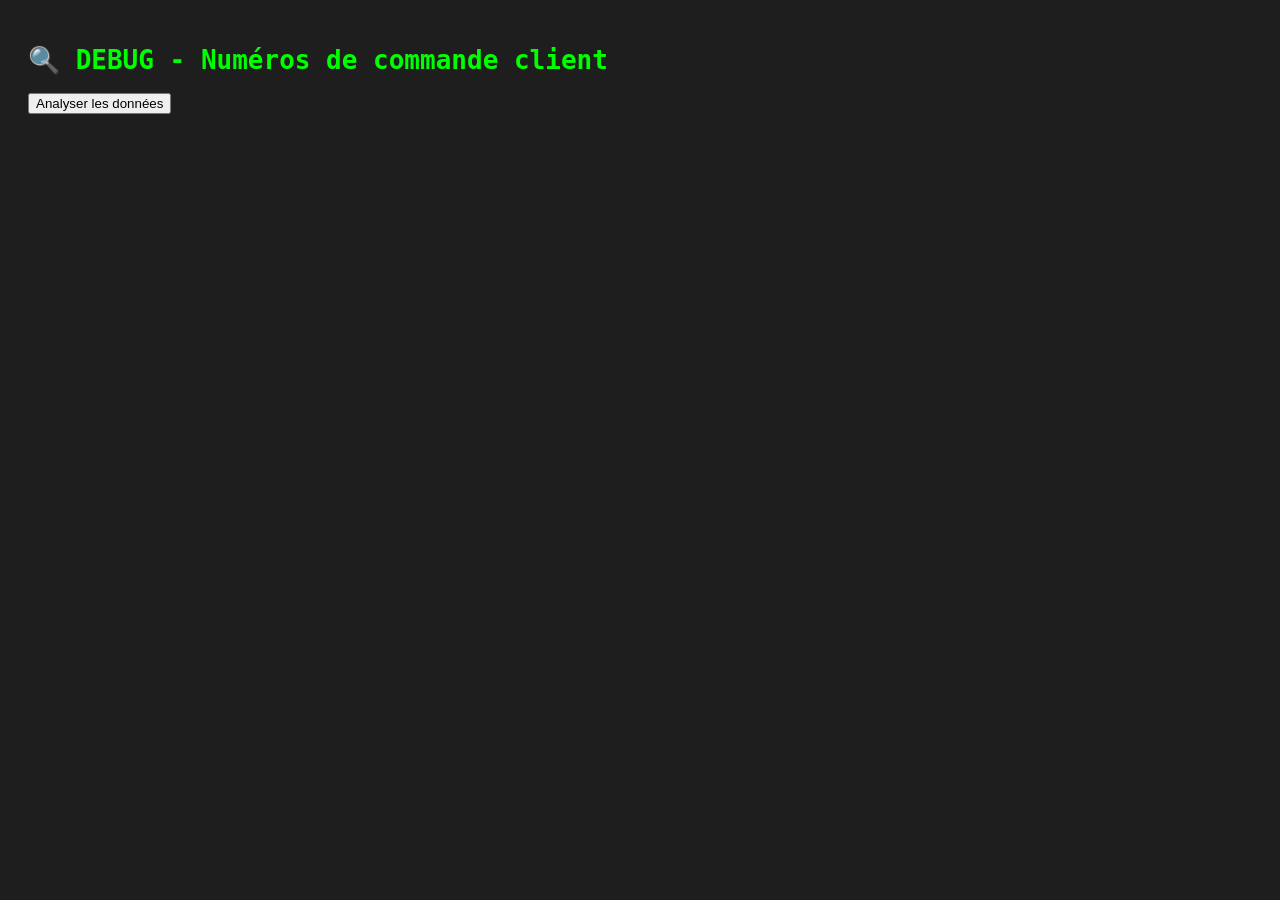
<file: debug-clientorder.html>
<!DOCTYPE html>
<html>
<head>
    <meta charset="UTF-8">
    <title>Debug - Numéros de commande client</title>
    <style>
        body { font-family: monospace; padding: 20px; background: #1e1e1e; color: #00ff00; }
        table { border-collapse: collapse; width: 100%; margin: 20px 0; }
        th, td { border: 1px solid #00ff00; padding: 8px; text-align: left; }
        th { background: #2a2a2a; }
        .error { color: #ff0000; }
        .warning { color: #ffaa00; }
    </style>
</head>
<body>
    <h1>🔍 DEBUG - Numéros de commande client</h1>
    <button onclick="checkData()">Analyser les données</button>
    <div id="results"></div>

    <script>
        function checkData() {
            const results = document.getElementById('results');
            results.innerHTML = '<h2>Commandes Reçues:</h2>';

            // Check received orders
            const orders = JSON.parse(localStorage.getItem('navalo_received_orders') || '[]');
            if (orders.length === 0) {
                results.innerHTML += '<p class="warning">Aucune commande reçue trouvée</p>';
            } else {
                let table = '<table><tr><th>ID</th><th>Order Number</th><th>Client Order Number</th><th>Delivery Date</th><th>Date</th></tr>';
                orders.forEach(o => {
                    const clientOrderNum = o.clientOrderNumber || '<span class="error">VIDE</span>';
                    const deliveryDate = o.deliveryDate || '-';
                    const date = o.date || '-';
                    table += `<tr>
                        <td>${o.id || '-'}</td>
                        <td>${o.orderNumber || '-'}</td>
                        <td><strong>${clientOrderNum}</strong></td>
                        <td>${deliveryDate}</td>
                        <td>${date}</td>
                    </tr>`;
                });
                table += '</table>';
                results.innerHTML += table;
            }

            // Check invoices
            results.innerHTML += '<h2>Factures Émises:</h2>';
            const invoices = JSON.parse(localStorage.getItem('navalo_invoices') || '[]');
            if (invoices.length === 0) {
                results.innerHTML += '<p class="warning">Aucune facture trouvée</p>';
            } else {
                let table = '<table><tr><th>Invoice Number</th><th>Client Order Number</th><th>Linked Order Number</th><th>Linked Order ID</th></tr>';
                invoices.forEach(inv => {
                    const clientOrderNum = inv.clientOrderNumber || '<span class="error">VIDE</span>';
                    const linkedOrderNum = inv.linkedOrderNumber || '-';
                    const linkedOrderId = inv.linkedOrder || '-';
                    table += `<tr>
                        <td>${inv.number}</td>
                        <td><strong>${clientOrderNum}</strong></td>
                        <td>${linkedOrderNum}</td>
                        <td>${linkedOrderId}</td>
                    </tr>`;
                });
                table += '</table>';
                results.innerHTML += table;
            }
        }
    </script>
</body>
</html>
</file>
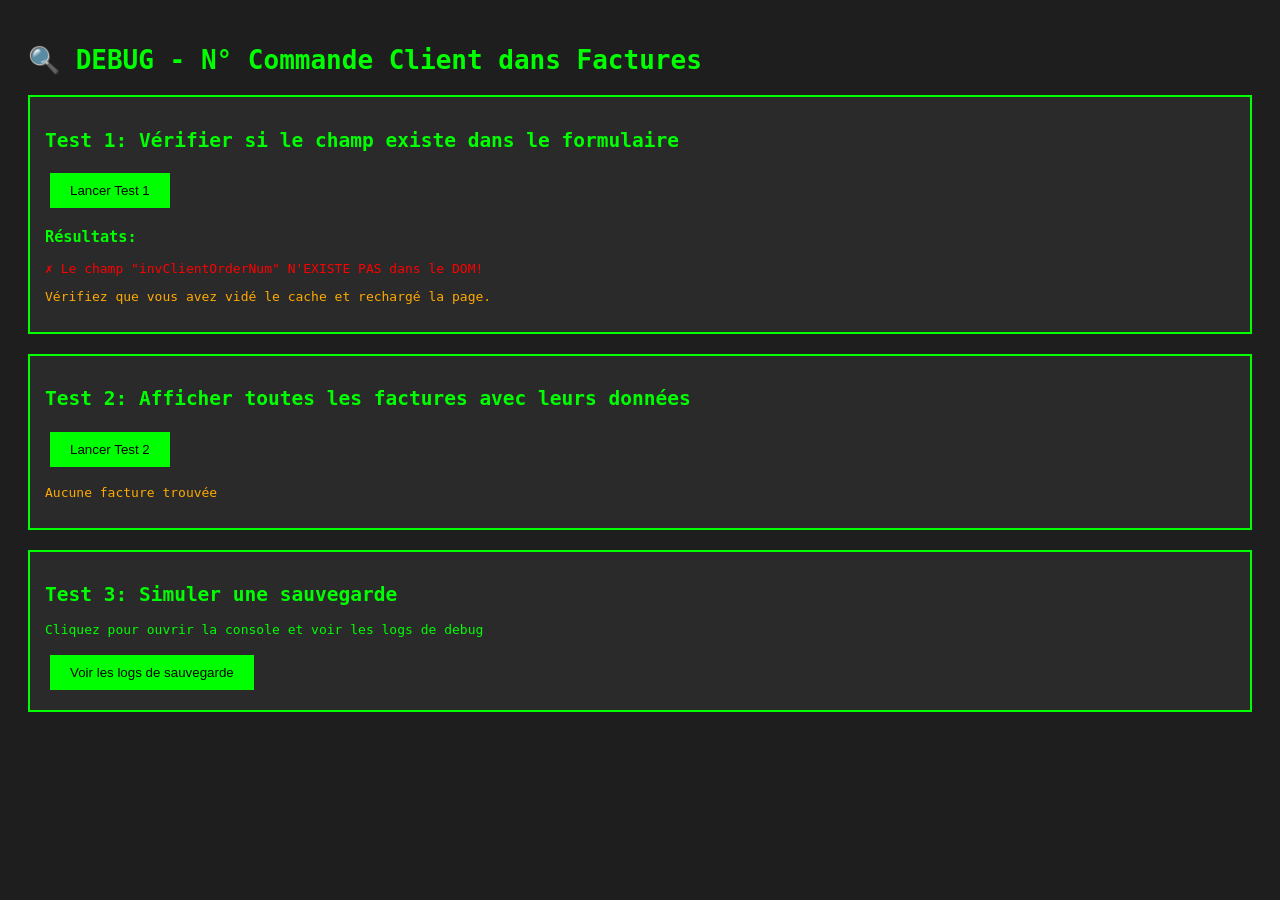
<file: debug-invoice-clientorder.html>
<!DOCTYPE html>
<html>
<head>
    <meta charset="UTF-8">
    <title>Debug - N° Commande Client dans Factures</title>
    <style>
        body { font-family: monospace; padding: 20px; background: #1e1e1e; color: #00ff00; }
        .section { margin: 20px 0; padding: 15px; border: 2px solid #00ff00; background: #2a2a2a; }
        .error { color: #ff0000; }
        .warning { color: #ffaa00; }
        .ok { color: #00ff00; }
        button { background: #00ff00; color: #000; border: none; padding: 10px 20px; cursor: pointer; margin: 5px; }
        pre { background: #000; padding: 10px; overflow-x: auto; }
        table { border-collapse: collapse; width: 100%; margin: 10px 0; }
        th, td { border: 1px solid #00ff00; padding: 8px; text-align: left; }
        th { background: #2a2a2a; }
    </style>
</head>
<body>
    <h1>🔍 DEBUG - N° Commande Client dans Factures</h1>
    
    <div class="section">
        <h2>Test 1: Vérifier si le champ existe dans le formulaire</h2>
        <button onclick="test1()">Lancer Test 1</button>
        <div id="test1-result"></div>
    </div>

    <div class="section">
        <h2>Test 2: Afficher toutes les factures avec leurs données</h2>
        <button onclick="test2()">Lancer Test 2</button>
        <div id="test2-result"></div>
    </div>

    <div class="section">
        <h2>Test 3: Simuler une sauvegarde</h2>
        <p>Cliquez pour ouvrir la console et voir les logs de debug</p>
        <button onclick="test3()">Voir les logs de sauvegarde</button>
        <div id="test3-result"></div>
    </div>

    <script>
        function test1() {
            const result = document.getElementById('test1-result');
            result.innerHTML = '<h3>Résultats:</h3>';
            
            // Check if field exists
            const field = parent.document.getElementById('invClientOrderNum');
            if (field) {
                result.innerHTML += '<p class="ok">✓ Le champ "invClientOrderNum" existe dans le DOM</p>';
                result.innerHTML += `<p class="ok">✓ Type: ${field.type}</p>`;
                result.innerHTML += `<p class="ok">✓ Valeur actuelle: "${field.value || '(vide)'}"</p>`;
                result.innerHTML += `<p class="ok">✓ Placeholder: "${field.placeholder || '(aucun)'}"</p>`;
            } else {
                result.innerHTML += '<p class="error">✗ Le champ "invClientOrderNum" N\'EXISTE PAS dans le DOM!</p>';
                result.innerHTML += '<p class="warning">Vérifiez que vous avez vidé le cache et rechargé la page.</p>';
            }
        }

        function test2() {
            const result = document.getElementById('test2-result');
            const invoices = JSON.parse(localStorage.getItem('navalo_invoices') || '[]');
            
            if (invoices.length === 0) {
                result.innerHTML = '<p class="warning">Aucune facture trouvée</p>';
                return;
            }

            result.innerHTML = '<h3>Factures trouvées: ' + invoices.length + '</h3>';
            
            let table = '<table><tr><th>N° Facture</th><th>Client</th><th>clientOrderNumber (sauvegardé)</th><th>linkedOrderNumber</th><th>linkedOrder ID</th></tr>';
            
            invoices.slice(0, 10).forEach(inv => {
                const clientOrderNum = inv.clientOrderNumber || '<span class="error">VIDE/UNDEFINED</span>';
                const linkedOrderNum = inv.linkedOrderNumber || '-';
                const linkedOrderId = inv.linkedOrder || '-';
                
                table += `<tr>
                    <td>${inv.number}</td>
                    <td>${inv.client}</td>
                    <td><strong>${clientOrderNum}</strong></td>
                    <td>${linkedOrderNum}</td>
                    <td>${linkedOrderId}</td>
                </tr>`;
            });
            
            table += '</table>';
            result.innerHTML += table;
            
            // Show one invoice in detail
            const firstInv = invoices[0];
            result.innerHTML += '<h3>Détails de la première facture:</h3>';
            result.innerHTML += '<pre>' + JSON.stringify(firstInv, null, 2) + '</pre>';
        }

        function test3() {
            const result = document.getElementById('test3-result');
            result.innerHTML = '<p class="warning">Ouvrez la console JavaScript (F12) et créez une facture.</p>';
            result.innerHTML += '<p class="warning">Regardez les logs pour voir si "invClientOrderNum" est récupéré.</p>';
            result.innerHTML += '<p>Recherchez dans les logs: "clientOrderNumber"</p>';
        }

        // Auto-run tests on load
        setTimeout(() => {
            test1();
            test2();
        }, 500);
    </script>
</body>
</html>
</file>
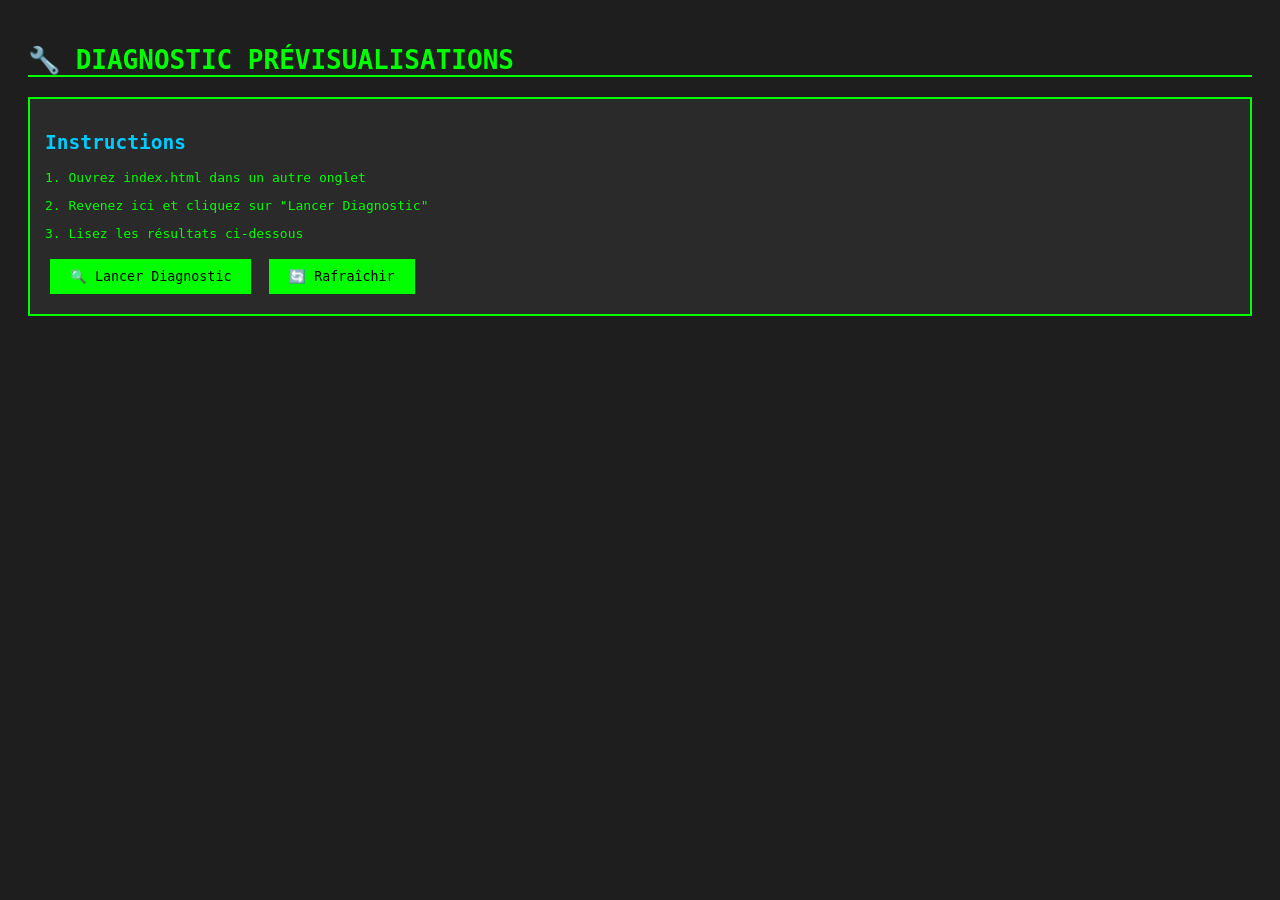
<file: diagnostic.html>
<!DOCTYPE html>
<html lang="fr">
<head>
    <meta charset="UTF-8">
    <title>Diagnostic Prévisualisations</title>
    <style>
        body {
            font-family: monospace;
            padding: 20px;
            background: #1e1e1e;
            color: #00ff00;
        }
        .section {
            margin: 20px 0;
            padding: 15px;
            border: 2px solid #00ff00;
            background: #2a2a2a;
        }
        .ok { color: #00ff00; }
        .error { color: #ff0000; }
        .warning { color: #ffaa00; }
        button {
            background: #00ff00;
            color: #000;
            border: none;
            padding: 10px 20px;
            cursor: pointer;
            font-family: monospace;
            margin: 5px;
        }
        button:hover {
            background: #00cc00;
        }
        h1 { color: #00ff00; border-bottom: 2px solid #00ff00; }
        h2 { color: #00ccff; }
        pre {
            background: #000;
            padding: 10px;
            overflow-x: auto;
        }
    </style>
</head>
<body>
    <h1>🔧 DIAGNOSTIC PRÉVISUALISATIONS</h1>

    <div class="section">
        <h2>Instructions</h2>
        <p>1. Ouvrez index.html dans un autre onglet</p>
        <p>2. Revenez ici et cliquez sur "Lancer Diagnostic"</p>
        <p>3. Lisez les résultats ci-dessous</p>
        <button onclick="runDiagnostic()">🔍 Lancer Diagnostic</button>
        <button onclick="location.reload()">🔄 Rafraîchir</button>
    </div>

    <div id="results"></div>

    <script>
        function log(msg, type = 'ok') {
            const div = document.createElement('div');
            div.className = type;
            div.innerHTML = msg;
            document.getElementById('results').appendChild(div);
        }

        function section(title) {
            const div = document.createElement('div');
            div.className = 'section';
            div.innerHTML = `<h2>${title}</h2>`;
            document.getElementById('results').appendChild(div);
            return div;
        }

        async function checkFile(filename) {
            try {
                const response = await fetch(filename);
                const text = await response.text();
                return { ok: true, size: text.length, text };
            } catch (e) {
                return { ok: false, error: e.message };
            }
        }

        async function runDiagnostic() {
            document.getElementById('results').innerHTML = '';

            const s1 = section('📁 Vérification des fichiers');

            // Check HTML
            const html = await checkFile('index.html');
            if (html.ok) {
                log(`✓ index.html trouvé (${html.size} octets)`, 'ok');

                // Check for preview buttons
                const hasRecOrderBtn = html.text.includes('showReceivedOrderPreview()');
                const hasRecInvBtn = html.text.includes('showReceivedInvoicePreview()');
                const hasReceiptBtn = html.text.includes('showReceiptPreview()');

                log(hasRecOrderBtn ? '✓ Bouton Commandes reçues trouvé' : '✗ Bouton Commandes reçues MANQUANT', hasRecOrderBtn ? 'ok' : 'error');
                log(hasRecInvBtn ? '✓ Bouton Factures reçues trouvé' : '✗ Bouton Factures reçues MANQUANT', hasRecInvBtn ? 'ok' : 'error');
                log(hasReceiptBtn ? '✓ Bouton Réceptions trouvé' : '✗ Bouton Réceptions MANQUANT', hasReceiptBtn ? 'ok' : 'error');
            } else {
                log(`✗ Erreur lecture index.html: ${html.error}`, 'error');
            }

            // Check JS
            const js = await checkFile('app.js');
            if (js.ok) {
                log(`✓ app.js trouvé (${js.size} octets)`, 'ok');

                const hasFunc1 = js.text.includes('function showReceivedOrderPreview()');
                const hasFunc2 = js.text.includes('function showReceivedInvoicePreview()');
                const hasFunc3 = js.text.includes('function showReceiptPreview()');

                log(hasFunc1 ? '✓ Fonction showReceivedOrderPreview définie' : '✗ Fonction MANQUANTE', hasFunc1 ? 'ok' : 'error');
                log(hasFunc2 ? '✓ Fonction showReceivedInvoicePreview définie' : '✗ Fonction MANQUANTE', hasFunc2 ? 'ok' : 'error');
                log(hasFunc3 ? '✓ Fonction showReceiptPreview définie' : '✗ Fonction MANQUANTE', hasFunc3 ? 'ok' : 'error');
            } else {
                log(`✗ Erreur lecture app.js: ${js.error}`, 'error');
            }

            // Check CSS
            const css = await checkFile('styles.css');
            if (css.ok) {
                log(`✓ styles.css trouvé (${css.size} octets)`, 'ok');

                const hasROStyles = css.text.includes('.ro-doc');
                const hasRIStyles = css.text.includes('.ri-doc');
                const hasReceiptStyles = css.text.includes('.receipt-doc');

                log(hasROStyles ? '✓ Styles .ro-doc trouvés' : '✗ Styles MANQUANTS', hasROStyles ? 'ok' : 'error');
                log(hasRIStyles ? '✓ Styles .ri-doc trouvés' : '✗ Styles MANQUANTS', hasRIStyles ? 'ok' : 'error');
                log(hasReceiptStyles ? '✓ Styles .receipt-doc trouvés' : '✗ Styles MANQUANTS', hasReceiptStyles ? 'ok' : 'error');
            } else {
                log(`✗ Erreur lecture styles.css: ${css.error}`, 'error');
            }

            const s2 = section('🔍 Recherche des boutons dans le HTML');

            if (html.ok) {
                // Find exact line numbers
                const lines = html.text.split('\n');
                const btnLines = [];

                lines.forEach((line, idx) => {
                    if (line.includes('showReceivedOrderPreview()')) {
                        btnLines.push({ type: 'Commandes reçues', line: idx + 1, code: line.trim() });
                    }
                    if (line.includes('showReceivedInvoicePreview()')) {
                        btnLines.push({ type: 'Factures reçues', line: idx + 1, code: line.trim() });
                    }
                    if (line.includes('showReceiptPreview()')) {
                        btnLines.push({ type: 'Réceptions', line: idx + 1, code: line.trim() });
                    }
                });

                if (btnLines.length > 0) {
                    log(`✓ ${btnLines.length} bouton(s) de prévisualisation trouvé(s):`, 'ok');
                    btnLines.forEach(btn => {
                        log(`<br><strong>${btn.type}</strong> - Ligne ${btn.line}`, 'ok');
                        log(`<pre>${btn.code.substring(0, 100)}...</pre>`, 'ok');
                    });
                } else {
                    log('✗ Aucun bouton trouvé!', 'error');
                }
            }

            const s3 = section('💡 Recommandations');

            log('<strong>Pour voir les boutons de prévisualisation:</strong>', 'warning');
            log('', 'warning');
            log('1. <strong>FACTURES REÇUES:</strong>', 'warning');
            log('   - Allez dans l\'onglet "Faktury přijaté"', 'warning');
            log('   - Cliquez sur "+ Nouvelle Facture"', 'warning');
            log('   - Le modal s\'ouvre avec le formulaire', 'warning');
            log('   - Le bouton "👁️ Náhled" est entre "Annuler" et "Enregistrer"', 'warning');
            log('', 'warning');
            log('2. <strong>RÉCEPTIONS:</strong>', 'warning');
            log('   - Allez dans l\'onglet "Příjemky"', 'warning');
            log('   - Le formulaire est déjà visible', 'warning');
            log('   - Le bouton "👁️ Náhled" est en bas du formulaire', 'warning');
            log('', 'warning');
            log('3. <strong>COMMANDES REÇUES:</strong>', 'warning');
            log('   - Allez dans l\'onglet "Objednávky přijaté"', 'warning');
            log('   - Cliquez sur "+ Nová objednávka"', 'warning');
            log('   - Le bouton "👁️ Náhled" est dans le modal', 'warning');
            log('', 'warning');
            log('🔄 <strong>Si les boutons n\'apparaissent pas:</strong>', 'warning');
            log('   - Faites Ctrl+F5 (Windows) ou Cmd+Shift+R (Mac) pour vider le cache', 'warning');
            log('   - Fermez et rouvrez le navigateur', 'warning');
            log('   - Vérifiez la console (F12) pour les erreurs JavaScript', 'warning');
        }
    </script>
</body>
</html>
</file>
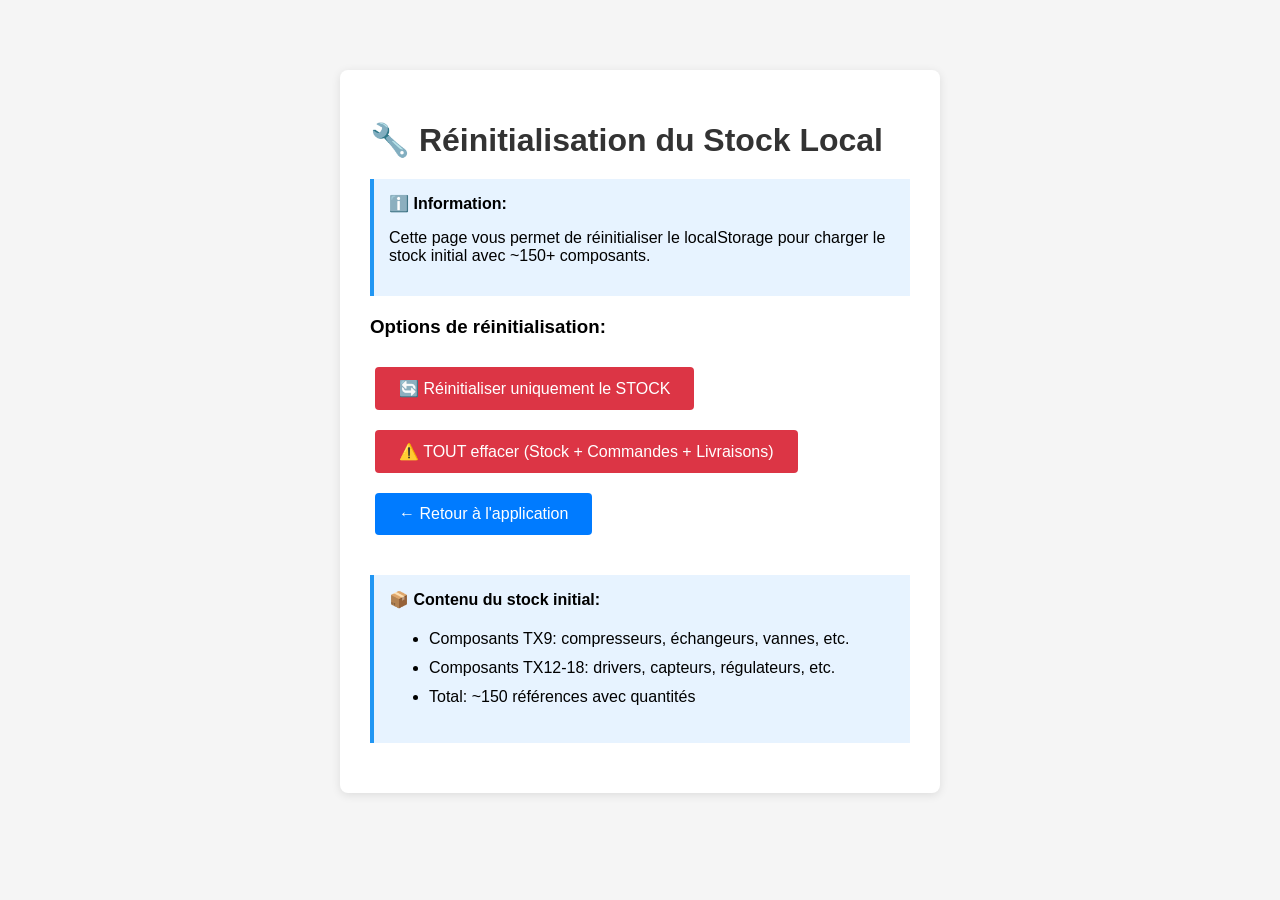
<file: reset-local-storage.html>
<!DOCTYPE html>
<html lang="fr">
<head>
    <meta charset="UTF-8">
    <meta name="viewport" content="width=device-width, initial-scale=1.0">
    <title>Reset Local Storage - Navalo Stock</title>
    <style>
        body {
            font-family: Arial, sans-serif;
            max-width: 600px;
            margin: 50px auto;
            padding: 20px;
            background: #f5f5f5;
        }
        .container {
            background: white;
            padding: 30px;
            border-radius: 8px;
            box-shadow: 0 2px 10px rgba(0,0,0,0.1);
        }
        h1 {
            color: #333;
            margin-bottom: 20px;
        }
        .btn {
            display: inline-block;
            padding: 12px 24px;
            margin: 10px 5px;
            border: none;
            border-radius: 4px;
            font-size: 16px;
            cursor: pointer;
            transition: all 0.3s;
        }
        .btn-danger {
            background: #dc3545;
            color: white;
        }
        .btn-danger:hover {
            background: #c82333;
        }
        .btn-primary {
            background: #007bff;
            color: white;
        }
        .btn-primary:hover {
            background: #0056b3;
        }
        .btn-success {
            background: #28a745;
            color: white;
        }
        .info {
            background: #e7f3ff;
            border-left: 4px solid #2196F3;
            padding: 15px;
            margin: 20px 0;
        }
        .success {
            background: #d4edda;
            border-left: 4px solid #28a745;
            padding: 15px;
            margin: 20px 0;
            display: none;
        }
        ul {
            line-height: 1.8;
        }
    </style>
</head>
<body>
    <div class="container">
        <h1>🔧 Réinitialisation du Stock Local</h1>

        <div class="info">
            <strong>ℹ️ Information:</strong>
            <p>Cette page vous permet de réinitialiser le localStorage pour charger le stock initial avec ~150+ composants.</p>
        </div>

        <h3>Options de réinitialisation:</h3>

        <button class="btn btn-danger" onclick="resetStock()">
            🔄 Réinitialiser uniquement le STOCK
        </button>

        <button class="btn btn-danger" onclick="resetAll()">
            ⚠️ TOUT effacer (Stock + Commandes + Livraisons)
        </button>

        <button class="btn btn-primary" onclick="window.location.href='index.html'">
            ← Retour à l'application
        </button>

        <div id="success" class="success"></div>

        <div class="info" style="margin-top: 30px;">
            <strong>📦 Contenu du stock initial:</strong>
            <ul>
                <li>Composants TX9: compresseurs, échangeurs, vannes, etc.</li>
                <li>Composants TX12-18: drivers, capteurs, régulateurs, etc.</li>
                <li>Total: ~150 références avec quantités</li>
            </ul>
        </div>
    </div>

    <script>
        function showSuccess(message) {
            const div = document.getElementById('success');
            div.textContent = '✅ ' + message;
            div.style.display = 'block';

            setTimeout(() => {
                window.location.href = 'index.html';
            }, 2000);
        }

        function resetStock() {
            if (confirm('Êtes-vous sûr de vouloir réinitialiser le stock?\n\nCela supprimera:\n- Le stock actuel\n- L\'historique des lots\n\nMais conservera:\n- Les commandes reçues\n- Les livraisons\n- Les commandes fournisseurs')) {
                localStorage.removeItem('navalo_stock');
                localStorage.removeItem('navalo_pac_stock');
                localStorage.removeItem('navalo_stock_lots');
                localStorage.removeItem('navalo_history');

                showSuccess('Stock réinitialisé! Redirection vers l\'application...');
            }
        }

        function resetAll() {
            if (confirm('⚠️ ATTENTION ⚠️\n\nÊtes-vous VRAIMENT sûr de vouloir TOUT effacer?\n\nCela supprimera TOUTES les données:\n- Stock\n- Commandes reçues\n- Livraisons\n- Commandes fournisseurs\n- Historique\n- Configuration')) {
                if (confirm('Dernière confirmation: TOUT SUPPRIMER?')) {
                    localStorage.clear();
                    showSuccess('Toutes les données supprimées! Redirection...');
                }
            }
        }
    </script>
</body>
</html>
</file>
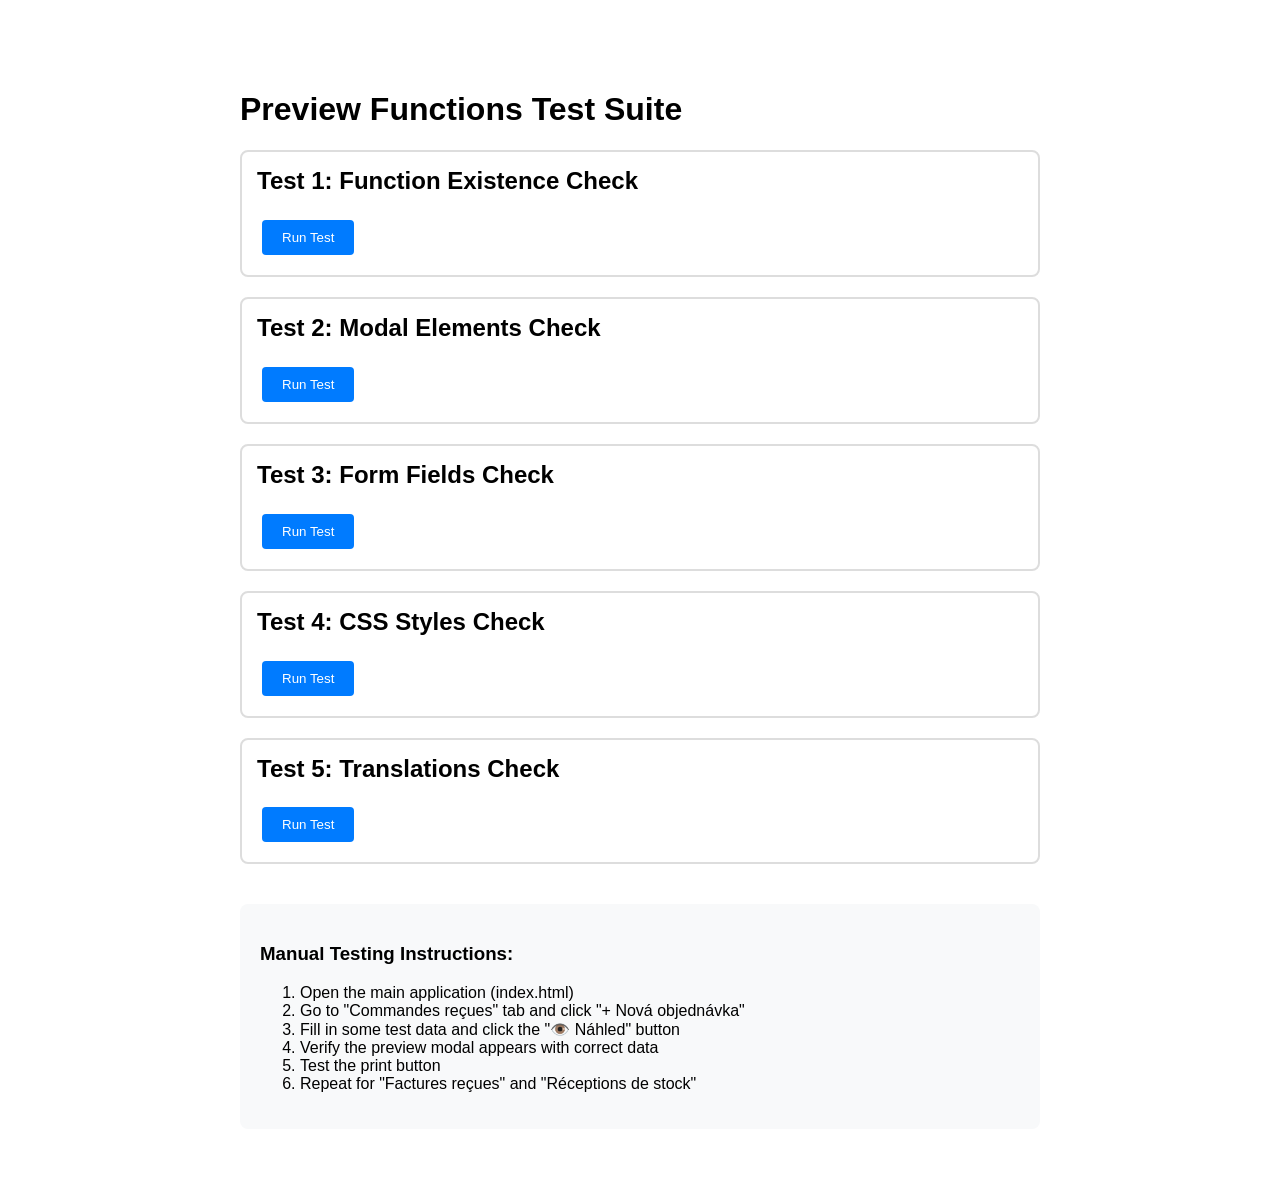
<file: test-preview.html>
<!DOCTYPE html>
<html lang="en">
<head>
    <meta charset="UTF-8">
    <meta name="viewport" content="width=device-width, initial-scale=1.0">
    <title>Preview Functions Test</title>
    <style>
        body {
            font-family: Arial, sans-serif;
            max-width: 800px;
            margin: 50px auto;
            padding: 20px;
        }
        .test-section {
            margin: 20px 0;
            padding: 15px;
            border: 2px solid #ddd;
            border-radius: 8px;
        }
        .test-section h2 {
            margin-top: 0;
        }
        .result {
            padding: 10px;
            margin: 10px 0;
            border-radius: 4px;
        }
        .success {
            background: #d4edda;
            border: 1px solid #c3e6cb;
            color: #155724;
        }
        .error {
            background: #f8d7da;
            border: 1px solid #f5c6cb;
            color: #721c24;
        }
        .info {
            background: #d1ecf1;
            border: 1px solid #bee5eb;
            color: #0c5460;
        }
        button {
            padding: 10px 20px;
            margin: 5px;
            cursor: pointer;
            background: #007bff;
            color: white;
            border: none;
            border-radius: 4px;
        }
        button:hover {
            background: #0056b3;
        }
    </style>
</head>
<body>
    <h1>Preview Functions Test Suite</h1>

    <div class="test-section">
        <h2>Test 1: Function Existence Check</h2>
        <button onclick="testFunctionExistence()">Run Test</button>
        <div id="test1-result"></div>
    </div>

    <div class="test-section">
        <h2>Test 2: Modal Elements Check</h2>
        <button onclick="testModalElements()">Run Test</button>
        <div id="test2-result"></div>
    </div>

    <div class="test-section">
        <h2>Test 3: Form Fields Check</h2>
        <button onclick="testFormFields()">Run Test</button>
        <div id="test3-result"></div>
    </div>

    <div class="test-section">
        <h2>Test 4: CSS Styles Check</h2>
        <button onclick="testCSSStyles()">Run Test</button>
        <div id="test4-result"></div>
    </div>

    <div class="test-section">
        <h2>Test 5: Translations Check</h2>
        <button onclick="testTranslations()">Run Test</button>
        <div id="test5-result"></div>
    </div>

    <script>
        function testFunctionExistence() {
            const resultDiv = document.getElementById('test1-result');
            const functions = [
                'showReceivedOrderPreview',
                'closeReceivedOrderPreviewModal',
                'printReceivedOrder',
                'showReceivedInvoicePreview',
                'closeReceivedInvoicePreviewModal',
                'printReceivedInvoice',
                'showReceiptPreview',
                'closeReceiptPreviewModal',
                'printReceipt'
            ];

            let html = '<h3>Checking if functions exist in window object:</h3>';
            let allPassed = true;

            functions.forEach(funcName => {
                const exists = typeof window.parent[funcName] === 'function';
                const status = exists ? '✓' : '✗';
                const className = exists ? 'success' : 'error';
                html += `<div class="result ${className}">${status} ${funcName}: ${exists ? 'EXISTS' : 'MISSING'}</div>`;
                if (!exists) allPassed = false;
            });

            html += `<div class="result ${allPassed ? 'success' : 'error'}">
                <strong>Overall: ${allPassed ? 'ALL FUNCTIONS FOUND ✓' : 'SOME FUNCTIONS MISSING ✗'}</strong>
            </div>`;

            resultDiv.innerHTML = html;
        }

        function testModalElements() {
            const resultDiv = document.getElementById('test2-result');
            const modals = [
                'receivedOrderPreviewModal',
                'receivedInvoicePreviewModal',
                'receiptPreviewModal'
            ];

            const previewDivs = [
                'receivedOrderPreview',
                'receivedInvoicePreview',
                'receiptPreview'
            ];

            let html = '<h3>Checking if modal elements exist:</h3>';
            let allPassed = true;

            modals.forEach(modalId => {
                const exists = !!window.parent.document.getElementById(modalId);
                const status = exists ? '✓' : '✗';
                const className = exists ? 'success' : 'error';
                html += `<div class="result ${className}">${status} Modal: ${modalId} ${exists ? 'FOUND' : 'MISSING'}</div>`;
                if (!exists) allPassed = false;
            });

            previewDivs.forEach(divId => {
                const exists = !!window.parent.document.getElementById(divId);
                const status = exists ? '✓' : '✗';
                const className = exists ? 'success' : 'error';
                html += `<div class="result ${className}">${status} Preview div: ${divId} ${exists ? 'FOUND' : 'MISSING'}</div>`;
                if (!exists) allPassed = false;
            });

            html += `<div class="result ${allPassed ? 'success' : 'error'}">
                <strong>Overall: ${allPassed ? 'ALL ELEMENTS FOUND ✓' : 'SOME ELEMENTS MISSING ✗'}</strong>
            </div>`;

            resultDiv.innerHTML = html;
        }

        function testFormFields() {
            const resultDiv = document.getElementById('test3-result');
            const fields = {
                'Received Order': ['recOrdNumber', 'recOrdClientNum', 'recOrdDate', 'recOrdClient', 'recOrdAddress', 'recOrdDeliveryDate', 'recOrdCurrency', 'recOrdNotes'],
                'Received Invoice': ['recInvInternalNum', 'recInvNumber', 'recInvSupplier', 'recInvDate', 'recInvDueDate', 'recInvCurrency', 'recInvSubtotal', 'recInvVatRate', 'recInvVat', 'recInvTotal'],
                'Stock Receipt': ['entryBonNum', 'entryDate', 'entrySupplier', 'entryCurrency', 'entryItems']
            };

            let html = '<h3>Checking if form fields exist:</h3>';
            let allPassed = true;

            Object.keys(fields).forEach(formName => {
                html += `<h4>${formName}:</h4>`;
                fields[formName].forEach(fieldId => {
                    const exists = !!window.parent.document.getElementById(fieldId);
                    const status = exists ? '✓' : '✗';
                    const className = exists ? 'success' : 'error';
                    html += `<div class="result ${className}">${status} ${fieldId} ${exists ? 'FOUND' : 'MISSING'}</div>`;
                    if (!exists) allPassed = false;
                });
            });

            html += `<div class="result ${allPassed ? 'success' : 'error'}">
                <strong>Overall: ${allPassed ? 'ALL FIELDS FOUND ✓' : 'SOME FIELDS MISSING ✗'}</strong>
            </div>`;

            resultDiv.innerHTML = html;
        }

        function testCSSStyles() {
            const resultDiv = document.getElementById('test4-result');

            let html = '<h3>Checking if CSS classes are defined:</h3>';

            // Check if styles.css is loaded
            const stylesheets = Array.from(window.parent.document.styleSheets);
            const stylesLoaded = stylesheets.some(sheet => {
                try {
                    return sheet.href && sheet.href.includes('styles.css');
                } catch(e) {
                    return false;
                }
            });

            html += `<div class="result ${stylesLoaded ? 'success' : 'error'}">
                ${stylesLoaded ? '✓' : '✗'} styles.css ${stylesLoaded ? 'LOADED' : 'NOT LOADED'}
            </div>`;

            const cssClasses = [
                '.ro-doc', '.ro-header', '.ro-table',
                '.ri-doc', '.ri-header', '.ri-totals',
                '.receipt-doc', '.receipt-header', '.receipt-table'
            ];

            html += '<div class="result info">CSS classes to check: ' + cssClasses.join(', ') + '</div>';
            html += '<div class="result success">✓ CSS structure appears correct (manual verification recommended)</div>';

            resultDiv.innerHTML = html;
        }

        function testTranslations() {
            const resultDiv = document.getElementById('test5-result');

            let html = '<h3>Checking if translations exist:</h3>';

            const requiredKeys = [
                'preview',
                'receivedOrderPreview',
                'receivedInvoicePreview',
                'receiptPreview',
                'stockReceipt',
                'receivedOrder',
                'receivedInvoice',
                'exchangeRate'
            ];

            const TRANSLATIONS = window.parent.TRANSLATIONS;
            if (!TRANSLATIONS) {
                html += '<div class="result error">✗ TRANSLATIONS object not found</div>';
                resultDiv.innerHTML = html;
                return;
            }

            let allPassed = true;

            ['fr', 'cz'].forEach(lang => {
                html += `<h4>${lang.toUpperCase()}:</h4>`;
                requiredKeys.forEach(key => {
                    const exists = TRANSLATIONS[lang] && TRANSLATIONS[lang][key];
                    const status = exists ? '✓' : '✗';
                    const className = exists ? 'success' : 'error';
                    html += `<div class="result ${className}">${status} ${key}: ${exists ? TRANSLATIONS[lang][key] : 'MISSING'}</div>`;
                    if (!exists) allPassed = false;
                });
            });

            html += `<div class="result ${allPassed ? 'success' : 'error'}">
                <strong>Overall: ${allPassed ? 'ALL TRANSLATIONS FOUND ✓' : 'SOME TRANSLATIONS MISSING ✗'}</strong>
            </div>`;

            resultDiv.innerHTML = html;
        }
    </script>

    <div style="margin-top: 40px; padding: 20px; background: #f8f9fa; border-radius: 8px;">
        <h3>Manual Testing Instructions:</h3>
        <ol>
            <li>Open the main application (index.html)</li>
            <li>Go to "Commandes reçues" tab and click "+ Nová objednávka"</li>
            <li>Fill in some test data and click the "👁️ Náhled" button</li>
            <li>Verify the preview modal appears with correct data</li>
            <li>Test the print button</li>
            <li>Repeat for "Factures reçues" and "Réceptions de stock"</li>
        </ol>
    </div>
</body>
</html>
</file>
<file: styles.css>
/* ========================================
   NAVALO Stock PAC - Styles
   ======================================== */

:root {
    --primary: #2563eb;
    --primary-dark: #1d4ed8;
    --secondary: #64748b;
    --success: #10b981;
    --warning: #f59e0b;
    --danger: #ef4444;
    --dark: #1e293b;
    --light: #f8fafc;
    --border: #e2e8f0;
    --shadow: 0 1px 3px rgba(0,0,0,0.1);
    --shadow-lg: 0 10px 25px rgba(0,0,0,0.1);
    --radius: 8px;
    --radius-lg: 12px;
}

* {
    margin: 0;
    padding: 0;
    box-sizing: border-box;
}

body {
    font-family: -apple-system, BlinkMacSystemFont, 'Segoe UI', Roboto, Oxygen, Ubuntu, sans-serif;
    background: #f1f5f9;
    color: var(--dark);
    line-height: 1.5;
}

/* ========================================
   APP CONTAINER
   ======================================== */
.app-container {
    min-height: 100vh;
    display: flex;
    flex-direction: column;
}

/* ========================================
   HEADER
   ======================================== */
.app-header {
    background: var(--dark);
    color: white;
    padding: 1rem 2rem;
    display: flex;
    justify-content: space-between;
    align-items: center;
    box-shadow: var(--shadow-lg);
}

.logo {
    display: flex;
    align-items: center;
    gap: 0.75rem;
}

.logo-icon {
    font-size: 1.5rem;
}

.logo h1 {
    font-size: 1.25rem;
    font-weight: 600;
}

.header-info {
    display: flex;
    align-items: center;
    gap: 1.5rem;
    font-size: 0.875rem;
}

.status {
    padding: 0.25rem 0.75rem;
    background: rgba(255,255,255,0.1);
    border-radius: 20px;
}

.btn-cache {
    background: rgba(255,255,255,0.1);
    border: none;
    border-radius: 4px;
    padding: 0.25rem 0.5rem;
    cursor: pointer;
    font-size: 1rem;
    transition: background 0.2s;
}

.btn-cache:hover {
    background: rgba(239, 68, 68, 0.3);
}

/* ========================================
   NAVIGATION
   ======================================== */
.main-nav {
    background: white;
    display: flex;
    gap: 0.25rem;
    padding: 0.5rem 1rem;
    border-bottom: 1px solid var(--border);
    overflow-x: auto;
}

.nav-btn {
    display: flex;
    align-items: center;
    gap: 0.5rem;
    padding: 0.75rem 1.25rem;
    border: none;
    background: transparent;
    color: var(--secondary);
    font-size: 0.9rem;
    font-weight: 500;
    cursor: pointer;
    border-radius: var(--radius);
    transition: all 0.2s;
    white-space: nowrap;
}

.nav-btn:hover {
    background: var(--light);
    color: var(--dark);
}

.nav-btn.active {
    background: var(--primary);
    color: white;
}

.nav-icon {
    font-size: 1.1rem;
}

/* ========================================
   MAIN CONTENT
   ======================================== */
.main-content {
    flex: 1;
    padding: 1.5rem;
    max-width: 1400px;
    margin: 0 auto;
    width: 100%;
}

.tab-content {
    display: none;
}

.tab-content.active {
    display: block;
    animation: fadeIn 0.3s ease;
}

@keyframes fadeIn {
    from { opacity: 0; transform: translateY(10px); }
    to { opacity: 1; transform: translateY(0); }
}

.tab-header {
    display: flex;
    justify-content: space-between;
    align-items: center;
    margin-bottom: 1.5rem;
    flex-wrap: wrap;
    gap: 1rem;
}

.tab-header h2 {
    font-size: 1.5rem;
    font-weight: 600;
}

.tab-actions {
    display: flex;
    gap: 0.75rem;
    align-items: center;
    flex-wrap: wrap;
}

/* ========================================
   FORM ELEMENTS
   ======================================== */
.search-input,
.filter-select,
.date-input {
    padding: 0.5rem 0.75rem;
    border: 1px solid var(--border);
    border-radius: var(--radius);
    font-size: 0.875rem;
    background: white;
}

.search-input {
    min-width: 200px;
}

.search-input:focus,
.filter-select:focus,
.date-input:focus {
    outline: none;
    border-color: var(--primary);
    box-shadow: 0 0 0 3px rgba(37, 99, 235, 0.1);
}

/* ========================================
   BUTTONS
   ======================================== */
.btn {
    display: inline-flex;
    align-items: center;
    gap: 0.5rem;
    padding: 0.5rem 1rem;
    border: none;
    border-radius: var(--radius);
    font-size: 0.875rem;
    font-weight: 500;
    cursor: pointer;
    transition: all 0.15s ease;
    position: relative;
}

.btn:active {
    transform: scale(0.95);
    box-shadow: inset 0 2px 4px rgba(0,0,0,0.2);
}

.btn-primary {
    background: var(--primary);
    color: white;
}

.btn-primary:hover {
    background: var(--primary-dark);
}

.btn-primary:active {
    background: var(--primary-dark);
    transform: scale(0.95);
}

.btn-secondary {
    background: var(--light);
    color: var(--dark);
    border: 1px solid var(--border);
}

.btn-secondary:hover {
    background: var(--border);
}

.btn-secondary:active {
    transform: scale(0.95);
    background: var(--border);
}

.btn-success {
    background: #22c55e;
    color: white;
}

.btn-success:hover {
    background: #16a34a;
}

.btn-success:active {
    background: #15803d;
    transform: scale(0.95);
}

.btn-outline {
    background: transparent;
    color: var(--secondary);
    border: 1px solid var(--border);
}

.btn-outline:hover {
    background: var(--light);
}

.btn-outline:active {
    transform: scale(0.95);
    background: var(--border);
}

.btn-icon {
    width: 32px;
    height: 32px;
    padding: 0;
    display: flex;
    align-items: center;
    justify-content: center;
    border: none;
    background: transparent;
    color: var(--secondary);
    cursor: pointer;
    border-radius: var(--radius);
    transition: all 0.15s ease;
}

.btn-icon:hover {
    background: var(--light);
}

.btn-icon:active {
    transform: scale(0.85);
    background: var(--border);
}

.btn-remove:hover {
    color: var(--danger);
    background: #fef2f2;
}

/* ========================================
   SUMMARY CARDS
   ======================================== */
.summary-cards {
    display: grid;
    grid-template-columns: repeat(auto-fit, minmax(250px, 1fr));
    gap: 1rem;
    margin-bottom: 1.5rem;
}

.summary-card {
    background: white;
    border-radius: var(--radius-lg);
    padding: 1.25rem;
    box-shadow: var(--shadow);
}

.summary-card h3 {
    font-size: 0.875rem;
    font-weight: 500;
    color: var(--secondary);
    margin-bottom: 0.75rem;
}

.summary-card.pac {
    border-left: 4px solid var(--primary);
}

.summary-card.warning {
    border-left: 4px solid var(--warning);
}

.summary-card.info {
    border-left: 4px solid var(--success);
}

.pac-item {
    display: flex;
    justify-content: space-between;
    padding: 0.5rem 0;
    border-bottom: 1px solid var(--border);
}

.pac-item:last-child {
    border-bottom: none;
}

.pac-model {
    font-weight: 500;
}

.pac-qty {
    font-size: 1.25rem;
    font-weight: 600;
    color: var(--primary);
}

.alert-count,
.total-count {
    font-size: 2.5rem;
    font-weight: 700;
    display: block;
}

.alert-count {
    color: var(--warning);
}

.total-count {
    color: var(--success);
}

.alert-label,
.total-label {
    color: var(--secondary);
    font-size: 0.875rem;
}

/* ========================================
   TABLES
   ======================================== */
.table-container {
    background: white;
    border-radius: var(--radius-lg);
    box-shadow: var(--shadow);
    overflow-x: auto;
    overflow-y: hidden;
}

.data-table {
    width: 100%;
    border-collapse: collapse;
}

.data-table th,
.data-table td {
    padding: 0.75rem 1rem;
    text-align: left;
    border-bottom: 1px solid var(--border);
}

.data-table th {
    background: var(--light);
    font-weight: 600;
    font-size: 0.8rem;
    text-transform: uppercase;
    letter-spacing: 0.5px;
    color: var(--secondary);
}

.data-table tbody tr:hover {
    background: #f8fafc;
}

.data-table tbody tr:last-child td {
    border-bottom: none;
}

.status-badge {
    display: inline-block;
    padding: 0.25rem 0.5rem;
    border-radius: 20px;
    font-size: 0.75rem;
    font-weight: 500;
}

.status-ok {
    background: #d1fae5;
    color: #065f46;
}

.status-low {
    background: #fef3c7;
    color: #92400e;
}

.status-critical {
    background: #fee2e2;
    color: #991b1b;
}

/* ========================================
   ENTRY/OUTPUT SECTIONS
   ======================================== */
.entry-container,
.output-container {
    display: grid;
    gap: 1.5rem;
}

.upload-section,
.manual-section,
.quick-delivery,
.delivery-details,
.scan-delivery {
    background: white;
    border-radius: var(--radius-lg);
    padding: 1.5rem;
    box-shadow: var(--shadow);
}

.upload-section h3,
.manual-section h3,
.quick-delivery h3,
.delivery-details h3,
.scan-delivery h3 {
    font-size: 1rem;
    margin-bottom: 1rem;
    color: var(--dark);
}

/* Upload Zone */
.upload-zone {
    border: 2px dashed var(--border);
    border-radius: var(--radius-lg);
    padding: 2rem;
    text-align: center;
    transition: all 0.2s;
    cursor: pointer;
}

.upload-zone:hover,
.upload-zone.dragover {
    border-color: var(--primary);
    background: rgba(37, 99, 235, 0.05);
}

.upload-zone.small {
    padding: 1rem;
}

.upload-icon {
    font-size: 2rem;
    display: block;
    margin-bottom: 0.5rem;
}

.upload-zone p {
    color: var(--secondary);
    margin-bottom: 1rem;
}

/* Forms */
.entry-form,
.delivery-form {
    display: flex;
    flex-direction: column;
    gap: 1.25rem;
}

.form-row {
    display: grid;
    grid-template-columns: repeat(auto-fit, minmax(200px, 1fr));
    gap: 1rem;
}

.form-group {
    display: flex;
    flex-direction: column;
    gap: 0.5rem;
}

.form-group label {
    font-size: 0.875rem;
    font-weight: 500;
    color: var(--secondary);
}

.form-group input,
.form-group select {
    padding: 0.625rem 0.75rem;
    border: 1px solid var(--border);
    border-radius: var(--radius);
    font-size: 0.9rem;
}

.form-group input:focus,
.form-group select:focus {
    outline: none;
    border-color: var(--primary);
    box-shadow: 0 0 0 3px rgba(37, 99, 235, 0.1);
}

.items-section h4 {
    font-size: 0.875rem;
    margin-bottom: 0.75rem;
    color: var(--secondary);
}

.item-row {
    display: flex;
    gap: 0.5rem;
    margin-bottom: 0.5rem;
}

.item-row select {
    flex: 2;
    padding: 0.5rem;
    border: 1px solid var(--border);
    border-radius: var(--radius);
}

.item-row input {
    flex: 1;
    max-width: 100px;
    padding: 0.5rem;
    border: 1px solid var(--border);
    border-radius: var(--radius);
}

.form-actions {
    display: flex;
    gap: 0.75rem;
    justify-content: flex-end;
    padding-top: 1rem;
    border-top: 1px solid var(--border);
}

/* Delivery Cards */
.delivery-cards {
    display: grid;
    grid-template-columns: repeat(auto-fit, minmax(180px, 1fr));
    gap: 1rem;
}

.delivery-card {
    background: var(--light);
    border-radius: var(--radius);
    padding: 1.25rem;
    text-align: center;
    border: 2px solid transparent;
    transition: all 0.2s;
}

.delivery-card:hover {
    border-color: var(--primary);
}

.model-name {
    font-weight: 600;
    font-size: 1.1rem;
    margin-bottom: 0.5rem;
}

.model-stock {
    font-size: 0.875rem;
    color: var(--secondary);
    margin-bottom: 1rem;
}

.qty-control {
    display: flex;
    align-items: center;
    justify-content: center;
    gap: 0.5rem;
}

.qty-btn {
    width: 36px;
    height: 36px;
    border: 1px solid var(--border);
    background: white;
    border-radius: var(--radius);
    font-size: 1.25rem;
    cursor: pointer;
    transition: all 0.2s;
}

.qty-btn:hover {
    background: var(--primary);
    color: white;
    border-color: var(--primary);
}

.qty-control input {
    width: 60px;
    text-align: center;
    padding: 0.5rem;
    border: 1px solid var(--border);
    border-radius: var(--radius);
    font-size: 1.1rem;
    font-weight: 600;
}

/* BOM Preview */
.bom-preview {
    background: #fffbeb;
    border: 1px solid #fcd34d;
    border-radius: var(--radius);
    padding: 1rem;
    margin-top: 1rem;
}

.bom-preview h4 {
    font-size: 0.875rem;
    margin-bottom: 0.75rem;
    color: #92400e;
}

/* ========================================
   BOM SECTION
   ======================================== */
.bom-tabs {
    display: flex;
    gap: 0.5rem;
    margin-bottom: 1rem;
}

.bom-tab {
    padding: 0.625rem 1.25rem;
    border: 1px solid var(--border);
    background: white;
    border-radius: var(--radius);
    font-weight: 500;
    cursor: pointer;
    transition: all 0.2s;
}

.bom-tab:hover {
    background: var(--light);
}

.bom-tab.active {
    background: var(--primary);
    color: white;
    border-color: var(--primary);
}

/* ========================================
   MODAL
   ======================================== */
.modal {
    display: none;
    position: fixed;
    top: 0;
    left: 0;
    right: 0;
    bottom: 0;
    background: rgba(0,0,0,0.5);
    align-items: center;
    justify-content: center;
    z-index: 1000;
}

.modal.active {
    display: flex;
}

.modal-content {
    background: white;
    border-radius: var(--radius-lg);
    width: 100%;
    max-width: 500px;
    max-height: 90vh;
    overflow-y: auto;
    box-shadow: var(--shadow-lg);
}

.modal-header {
    display: flex;
    justify-content: space-between;
    align-items: center;
    padding: 1.25rem 1.5rem;
    border-bottom: 1px solid var(--border);
}

.modal-header h3 {
    font-size: 1.125rem;
}

.modal-close {
    width: 32px;
    height: 32px;
    border: none;
    background: transparent;
    font-size: 1.5rem;
    cursor: pointer;
    color: var(--secondary);
    border-radius: var(--radius);
}

.modal-close:hover {
    background: var(--light);
}

.modal-content form {
    padding: 1.5rem;
    display: flex;
    flex-direction: column;
    gap: 1rem;
}

.modal-actions {
    display: flex;
    gap: 0.75rem;
    justify-content: flex-end;
    padding-top: 1rem;
    border-top: 1px solid var(--border);
    margin-top: 0.5rem;
}

.bom-checkboxes {
    display: flex;
    flex-direction: column;
    gap: 0.5rem;
}

.bom-checkboxes label {
    display: flex;
    align-items: center;
    gap: 0.5rem;
    font-weight: normal;
}

.small-input {
    width: 60px;
    padding: 0.25rem 0.5rem;
    border: 1px solid var(--border);
    border-radius: var(--radius);
}

/* ========================================
   TOAST NOTIFICATIONS
   ======================================== */
.toast-container {
    position: fixed;
    bottom: 1.5rem;
    right: 1.5rem;
    display: flex;
    flex-direction: column;
    gap: 0.5rem;
    z-index: 1100;
}

.toast {
    background: white;
    padding: 1rem 1.5rem;
    border-radius: var(--radius);
    box-shadow: var(--shadow-lg);
    display: flex;
    align-items: center;
    gap: 0.75rem;
    animation: slideIn 0.3s ease;
    min-width: 300px;
}

@keyframes slideIn {
    from {
        opacity: 0;
        transform: translateX(100%);
    }
    to {
        opacity: 1;
        transform: translateX(0);
    }
}

.toast.success {
    border-left: 4px solid var(--success);
}

.toast.error {
    border-left: 4px solid var(--danger);
}

.toast.warning {
    border-left: 4px solid var(--warning);
}

.toast.info {
    border-left: 4px solid var(--primary);
}

/* ========================================
   HISTORY TABLE BADGES
   ======================================== */
.type-badge {
    display: inline-block;
    padding: 0.25rem 0.75rem;
    border-radius: 20px;
    font-size: 0.75rem;
    font-weight: 600;
}

.type-in {
    background: #d1fae5;
    color: #065f46;
}

.type-out {
    background: #dbeafe;
    color: #1e40af;
}

/* ========================================
   OCR Results
   ======================================== */
.ocr-result {
    margin-top: 1rem;
    padding: 1rem;
    background: var(--light);
    border-radius: var(--radius);
    border: 1px solid var(--border);
}

.ocr-result h4 {
    font-size: 0.875rem;
    margin-bottom: 0.75rem;
    color: var(--secondary);
}

/* ========================================
   RESPONSIVE
   ======================================== */
@media (max-width: 768px) {
    .app-header {
        padding: 1rem;
    }
    
    .main-nav {
        padding: 0.5rem;
    }
    
    .nav-btn span:not(.nav-icon) {
        display: none;
    }
    
    .main-content {
        padding: 1rem;
    }
    
    .tab-header {
        flex-direction: column;
        align-items: flex-start;
    }
    
    .tab-actions {
        width: 100%;
    }
    
    .search-input {
        width: 100%;
    }
    
    .delivery-cards {
        grid-template-columns: 1fr;
    }
}

/* ========================================
   UTILITIES
   ======================================== */
/* ========================================
   V3 ADDITIONS
   ======================================== */
.stock-value {
    background: #10b981;
    color: white;
    padding: 0.25rem 0.75rem;
    border-radius: 20px;
    font-weight: 500;
    font-size: 0.85rem;
}

.exchange-rate {
    background: rgba(255,255,255,0.1);
    padding: 0.25rem 0.75rem;
    border-radius: 20px;
    font-size: 0.85rem;
}

.suggestions-section {
    background: white;
    border-radius: var(--radius-lg);
    padding: 1.5rem;
    margin-bottom: 1.5rem;
    box-shadow: var(--shadow);
}

.suggestions-section h3 {
    margin-bottom: 1rem;
    font-size: 1rem;
}

.po-total {
    text-align: right;
    padding: 1rem;
    background: var(--light);
    border-radius: var(--radius);
    margin-top: 1rem;
    font-size: 1.1rem;
}

.item-row {
    display: flex;
    gap: 0.5rem;
    margin-bottom: 0.5rem;
    align-items: center;
}

.item-row select {
    flex: 2;
    padding: 0.5rem;
    border: 1px solid var(--border);
    border-radius: var(--radius);
}

.item-row input {
    flex: 1;
    padding: 0.5rem;
    border: 1px solid var(--border);
    border-radius: var(--radius);
}

.item-row .item-price {
    max-width: 100px;
}

.item-row-custom {
    background: rgba(52, 152, 219, 0.08);
    border-left: 3px solid var(--primary);
    padding-left: 0.5rem;
    border-radius: var(--radius);
}

.item-row-custom .item-custom-name {
    flex: 2;
    background: white;
}

.item-row-custom .recOrd-item-name {
    flex: 2;
    background: white;
}

.item-row-custom .recOrd-item-qty,
.item-row-custom .recOrd-item-price {
    width: 80px;
    flex: 0 0 80px;
    background: white;
}

.items-buttons {
    display: flex;
    gap: 0.5rem;
    margin-top: 0.5rem;
}

.text-center { text-align: center; }

/* Language selector */
.lang-select {
    background: rgba(255,255,255,0.1);
    border: 1px solid rgba(255,255,255,0.2);
    color: white;
    padding: 0.25rem 0.5rem;
    border-radius: 4px;
    font-size: 0.85rem;
    cursor: pointer;
}

.lang-select option {
    color: #333;
}

/* Invoice styles */
.invoice-form {
    padding: 1rem;
}

.invoice-items {
    margin-bottom: 1rem;
}

.invoice-item-row {
    display: grid;
    grid-template-columns: 2fr 80px 100px 80px 40px;
    gap: 0.5rem;
    margin-bottom: 0.5rem;
    align-items: center;
}

.invoice-item-row input {
    padding: 0.5rem;
    border: 1px solid var(--border);
    border-radius: var(--radius);
}

.invoice-item-row .inv-desc {
    background: #fff;
}

.invoice-item-row .inv-line-total {
    text-align: right;
    font-weight: 600;
    color: var(--primary);
}

.invoice-item-row .btn-remove {
    padding: 0.25rem 0.5rem;
    color: #ef4444;
    background: none;
    border: 1px solid #ef4444;
    border-radius: var(--radius);
    cursor: pointer;
    font-size: 0.9rem;
}

.invoice-item-row .btn-remove:hover {
    background: #fee2e2;
}

.invoice-totals {
    background: var(--light);
    padding: 1rem;
    border-radius: var(--radius);
    margin-bottom: 1rem;
}

.total-row {
    display: flex;
    justify-content: space-between;
    padding: 0.5rem 0;
    border-bottom: 1px solid var(--border);
}

.total-row:last-child {
    border-bottom: none;
}

.total-final {
    font-size: 1.2rem;
    font-weight: 700;
    color: var(--primary);
    background: white;
    margin: 0.5rem -1rem -1rem;
    padding: 1rem;
    border-radius: 0 0 var(--radius) var(--radius);
}

.invoice-doc .invoice-bank {
    margin-top: 2rem;
    padding: 1rem;
    background: #f8f9fa;
    border-radius: var(--radius);
    border: 1px solid var(--border);
}

.invoice-doc .invoice-bank h4 {
    margin: 0 0 0.5rem 0;
    font-size: 0.85rem;
    color: var(--secondary);
}

.invoice-czk-conversion {
    background: #f0f9ff;
    border: 1px solid #3b82f6;
    border-radius: var(--radius);
    padding: 1rem;
    margin-bottom: 1rem;
}

.invoice-czk-conversion p {
    margin: 0.25rem 0;
    font-size: 0.9rem;
}

.czk-equivalent {
    background: #f0f9ff;
    color: #1d4ed8;
    font-weight: 500;
}

.ref-bl {
    font-size: 0.85rem;
    color: var(--secondary);
    margin-bottom: 1rem;
}

.flex-2 {
    flex: 2;
}

/* Filter input for month */
.filter-input {
    padding: 0.5rem;
    border: 1px solid var(--border);
    border-radius: var(--radius);
    font-size: 0.9rem;
}

/* Row states */
.row-warning {
    background: #fff7ed !important;
}

.row-warning:hover {
    background: #ffedd5 !important;
}

/* Summary cards improvements */
.summary-cards {
    display: grid;
    grid-template-columns: repeat(auto-fit, minmax(180px, 1fr));
    gap: 1rem;
    margin-bottom: 1.5rem;
}

.summary-card.info {
    border-left: 4px solid #3b82f6;
}

/* Stock value badge */
.text-right { text-align: right; }
.text-muted { color: var(--secondary); }
.text-success { color: var(--success); }
.text-warning { color: var(--warning); }
.text-danger { color: var(--danger); }
.text-error { color: var(--danger); }
.text-primary { color: var(--primary); }
.text-info { color: #3b82f6; font-weight: 500; }
.font-bold { font-weight: 600; }
.mt-1 { margin-top: 0.5rem; }
.mt-2 { margin-top: 1rem; }
.mb-1 { margin-bottom: 0.5rem; }
.mb-2 { margin-bottom: 1rem; }

/* Stock BOM quantity highlight */
.stock-bom-qty {
    background-color: #eff6ff;
    font-weight: bold;
    color: #1e40af;
}

/* ========================================
   DELIVERY CONTAINER
   ======================================== */
.delivery-container {
    display: flex;
    flex-direction: column;
    gap: 1.5rem;
}

.client-section,
.pac-selection,
.bom-preview-section {
    background: white;
    border-radius: var(--radius-lg);
    padding: 1.5rem;
    box-shadow: var(--shadow);
}

.client-section h3,
.pac-selection h3,
.bom-preview-section h3 {
    font-size: 1rem;
    margin-bottom: 1rem;
    color: var(--dark);
}

.delivery-actions {
    display: flex;
    gap: 1rem;
    justify-content: flex-end;
}

.btn-large {
    padding: 0.75rem 2rem;
    font-size: 1rem;
}

/* ========================================
   BOM PREVIEW SECTION
   ======================================== */
.bom-preview-section {
    border: 2px solid var(--warning);
    background: #fffbeb;
}

.alert {
    padding: 0.75rem 1rem;
    border-radius: var(--radius);
    margin-bottom: 1rem;
}

.alert-error {
    background: #fee2e2;
    color: #991b1b;
    border: 1px solid #fca5a5;
}

.data-table.compact {
    font-size: 0.85rem;
}

.data-table.compact th,
.data-table.compact td {
    padding: 0.5rem 0.75rem;
}

.row-error {
    background: #fee2e2 !important;
}

/* ========================================
   MODAL LARGE
   ======================================== */
.modal-large {
    max-width: 900px;
    width: 95%;
}

.delivery-preview {
    padding: 1.5rem;
    background: white;
    max-height: 70vh;
    overflow-y: auto;
}

/* ========================================
   DELIVERY NOTE STYLES
   ======================================== */
.delivery-note {
    font-family: Arial, sans-serif;
    max-width: 800px;
    margin: 0 auto;
    color: #333;
}

.dn-header {
    display: flex;
    justify-content: space-between;
    align-items: flex-start;
    border-bottom: 3px solid var(--primary);
    padding-bottom: 1rem;
    margin-bottom: 1.5rem;
}

.dn-company h2 {
    color: var(--primary);
    margin: 0 0 0.5rem 0;
    font-size: 1.5rem;
}

.dn-company p {
    margin: 0.25rem 0;
    color: var(--secondary);
    font-size: 0.85rem;
}

.dn-info {
    text-align: right;
}

.dn-info h1 {
    margin: 0;
    font-size: 1.75rem;
    color: var(--dark);
}

.dn-info p {
    margin: 0.25rem 0;
    color: var(--secondary);
}

.dn-title {
    text-align: center;
    font-size: 1.25rem;
    margin: 1.5rem 0;
    color: var(--dark);
}

.dn-addresses {
    display: flex;
    justify-content: space-between;
    gap: 2rem;
    margin-bottom: 2rem;
}

.dn-address {
    flex: 1;
}

.dn-address h4 {
    font-size: 0.75rem;
    text-transform: uppercase;
    color: var(--secondary);
    margin-bottom: 0.5rem;
    font-weight: 500;
}

.dn-address-box {
    background: var(--light);
    padding: 1rem;
    border-radius: var(--radius);
    min-height: 80px;
    line-height: 1.6;
}

.dn-table {
    width: 100%;
    border-collapse: collapse;
    margin-bottom: 2rem;
}

.dn-table th {
    background: var(--primary);
    color: white;
    padding: 0.75rem 1rem;
    text-align: left;
    font-weight: 500;
}

.dn-table td {
    padding: 0.75rem 1rem;
    border-bottom: 1px solid var(--border);
}

.dn-table tbody tr:nth-child(even) {
    background: var(--light);
}

.dn-total {
    background: #e2e8f0 !important;
    font-weight: 600;
}

.dn-total td {
    border-bottom: none;
}

.dn-notes {
    background: #fffbeb;
    border: 1px solid #fcd34d;
    padding: 1rem;
    border-radius: var(--radius);
    margin-bottom: 2rem;
}

.dn-notes h4 {
    font-size: 0.875rem;
    margin-bottom: 0.5rem;
    color: #92400e;
}

.dn-signatures {
    display: flex;
    justify-content: space-between;
    margin-top: 3rem;
    padding-top: 2rem;
}

.dn-signature {
    width: 200px;
    text-align: center;
}

.dn-signature-line {
    border-top: 1px solid #333;
    margin-top: 4rem;
    padding-top: 0.5rem;
}

.dn-signature p {
    font-size: 0.85rem;
    color: var(--secondary);
    margin: 0;
}

/* ========================================
   BUTTON VARIANTS
   ======================================== */
.btn-small {
    padding: 0.25rem 0.5rem;
    font-size: 0.8rem;
}

/* ========================================
   PRINT STYLES
   ======================================== */
@media print {
    @page {
        size: A4;
        margin: 10mm;
    }

    body {
        margin: 0;
        padding: 0;
        background: white !important;
        font-size: 9pt !important;
    }

    /* Hide everything except active modal content */
    body > *:not(.modal.active) {
        display: none !important;
    }

    .modal:not(.active) {
        display: none !important;
    }

    .modal.active {
        display: block !important;
        position: static !important;
        left: auto !important;
        top: auto !important;
        width: 100% !important;
        background: white !important;
        margin: 0 !important;
        padding: 0 !important;
    }

    .modal.active .modal-content {
        display: block !important;
    }

    .modal-content {
        box-shadow: none !important;
        max-height: none !important;
        overflow: visible !important;
        border: none;
        margin: 0;
        padding: 0;
        width: 100% !important;
        max-width: none !important;
        position: static !important;
        transform: none !important;
        height: auto !important;
    }

    .modal-header,
    .modal-actions,
    .modal-footer,
    .modal-close,
    .btn {
        display: none !important;
    }

    .delivery-preview,
    .invoice-preview,
    #orderConfirmPreview,
    #taxDocPreview,
    #repairQuotePreview,
    #receivedInvoicePreview,
    #deliveryPreview,
    #poPreview,
    #invoicePreview,
    #receivedOrderPreview,
    #receiptPreview,
    #quotePreview {
        max-height: none !important;
        overflow: visible !important;
        width: 100%;
        padding: 0 !important;
        margin: 0 !important;
        position: static !important;
        transform: none !important;
        height: auto !important;
        top: auto !important;
        left: auto !important;
    }

    /* === SIMPLIFIED PRINT STYLES - FIT ON ONE A4 PAGE === */
    * {
        box-shadow: none !important;
        text-shadow: none !important;
    }

    .invoice-doc, .inv-doc, .delivery-doc {
        background: white !important;
        padding: 0 !important;
        font-size: 9pt !important;
        margin: 0 !important;
        position: relative !important;
        top: 0 !important;
        left: 0 !important;
    }

    /* Invoice title at top */
    .invoice-doc .inv-title {
        display: block !important;
        text-align: center;
        font-size: 14pt !important;
        font-weight: bold;
        margin-bottom: 10px;
        border-bottom: 2px solid #000;
        padding-bottom: 5px;
        page-break-inside: avoid !important;
        page-break-after: avoid !important;
    }

    /* Compact header */
    .inv-header {
        border-bottom: 1px solid #000 !important;
        margin-bottom: 8px !important;
        padding-bottom: 5px !important;
        page-break-inside: avoid !important;
        page-break-after: avoid !important;
    }

    .inv-header h1 {
        font-size: 12pt !important;
        margin: 0 !important;
    }

    .inv-header h2 {
        font-size: 11pt !important;
        margin: 0 !important;
    }

    .inv-header p {
        margin: 2px 0 !important;
        font-size: 8pt !important;
    }

    .inv-info p {
        margin: 1px 0 !important;
        font-size: 8pt !important;
    }

    .inv-company h2,
    .inv-info h1,
    .inv-payment h4 {
        color: #000 !important;
    }

    /* Compact parties */
    .inv-parties {
        margin-bottom: 8px !important;
        page-break-inside: avoid !important;
        page-break-after: avoid !important;
    }

    .inv-party h4 {
        font-size: 9pt !important;
        margin: 0 0 3px 0 !important;
    }

    /* Simple party boxes - no background */
    .inv-party-box {
        background: none !important;
        border: 1px solid #000 !important;
        border-radius: 0 !important;
        padding: 5px !important;
        font-size: 8pt !important;
    }

    /* Simple table - compact for A4 */
    .inv-table {
        font-size: 8pt !important;
        margin-bottom: 8px !important;
    }

    /* Repeat table header on each page */
    .inv-table thead {
        display: table-header-group !important;
    }

    /* Do NOT repeat table footer (totals) on each page */
    .inv-table tfoot {
        display: table-row-group !important;
    }

    .inv-table th {
        background: #f0f0f0 !important;
        color: #000 !important;
        border: 1px solid #000 !important;
        font-weight: bold;
        padding: 3px !important;
        font-size: 7pt !important;
    }

    .inv-table td {
        border: 1px solid #000 !important;
        padding: 3px !important;
        font-size: 8pt !important;
    }

    .inv-table tfoot td {
        font-size: 8pt !important;
        padding: 3px !important;
    }

    .inv-table .inv-total td {
        background: none !important;
        border: 1px solid #000 !important;
    }

    .text-center {
        text-align: center !important;
    }

    .text-right {
        text-align: right !important;
    }

    /* Compact CZK conversion section */
    .inv-czk-conversion {
        background: none !important;
        border: 1px solid #000 !important;
        border-radius: 0 !important;
        padding: 8px !important;
        margin-top: 8px !important;
        font-size: 8pt !important;
    }

    .inv-czk-conversion h4 {
        font-size: 9pt !important;
        margin: 0 0 5px 0 !important;
    }

    .inv-czk-conversion p {
        margin: 2px 0 !important;
    }

    .inv-czk-conversion table {
        font-size: 8pt !important;
    }

    /* Compact payment section */
    .inv-payment {
        background: none !important;
        border: 1px solid #000 !important;
        border-radius: 0 !important;
        padding: 5px !important;
        margin-top: 8px !important;
        font-size: 8pt !important;
    }

    .inv-payment h4 {
        font-size: 9pt !important;
        margin: 0 0 3px 0 !important;
    }

    .inv-payment p {
        margin: 1px 0 !important;
    }

    /* Simple payment section - no background */
    .inv-payment {
        background: none !important;
        border: 1px solid #000 !important;
        border-radius: 0 !important;
    }

    /* CZK conversion - simple */
    .inv-czk-conversion {
        background: none !important;
        border: 1px solid #000 !important;
        border-radius: 0 !important;
    }

    .inv-czk-conversion h4 {
        color: #000 !important;
    }

    /* === INVOICE PREVIEW MODAL === */
    #invoicePreviewModal.active {
        position: absolute !important;
        top: 0 !important;
        left: 0 !important;
        width: 100% !important;
        background: white !important;
    }

    #invoicePreviewModal .modal-content {
        width: 190mm !important;
        max-width: 190mm !important;
    }

    /* === DELIVERY NOTE MODAL === */
    #deliveryModal.active {
        position: absolute !important;
        top: 0 !important;
        left: 0 !important;
        width: 100% !important;
        background: white !important;
    }

    #deliveryModal .modal-content {
        width: 190mm !important;
        max-width: 190mm !important;
    }

    /* Delivery document */
    .delivery-header {
        border-bottom: 1px solid #000 !important;
    }

    .delivery-table th {
        background: none !important;
        color: #000 !important;
        border: 1px solid #000 !important;
    }

    .delivery-table td {
        border: 1px solid #000 !important;
    }

    .signature-section {
        border: 1px solid #000 !important;
        background: none !important;
    }

    /* === DELIVERY NOTE PRINT STYLES === */
    .delivery-note {
        padding: 0 !important;
        font-size: 10pt !important;
        position: relative !important;
        top: 0 !important;
        left: 0 !important;
        transform: none !important;
    }

    .dn-header {
        border-bottom: 2px solid #000 !important;
        padding-bottom: 8px !important;
        margin-bottom: 10px !important;
        page-break-inside: avoid !important;
        page-break-after: avoid !important;
    }

    .dn-company h2 {
        color: #000 !important;
        font-size: 12pt !important;
        margin: 0 0 3px 0 !important;
    }

    .dn-company p {
        color: #333 !important;
        font-size: 8pt !important;
        margin: 1px 0 !important;
    }

    .dn-info h1 {
        font-size: 14pt !important;
    }

    .dn-info p {
        font-size: 9pt !important;
        margin: 2px 0 !important;
    }

    .dn-title {
        font-size: 12pt !important;
        margin: 10px 0 !important;
        font-weight: bold;
        page-break-inside: avoid !important;
        page-break-after: avoid !important;
    }

    .dn-addresses {
        gap: 15px !important;
        margin-bottom: 15px !important;
        page-break-inside: avoid !important;
        page-break-after: avoid !important;
    }

    .dn-address h4 {
        font-size: 8pt !important;
        margin-bottom: 3px !important;
    }

    .dn-address-box {
        background: none !important;
        border: 1px solid #000 !important;
        border-radius: 0 !important;
        padding: 8px !important;
        min-height: auto !important;
        font-size: 9pt !important;
    }

    .dn-table {
        margin-bottom: 15px !important;
    }

    /* Repeat table header on each page for delivery notes */
    .dn-table thead {
        display: table-header-group !important;
    }

    /* Do NOT repeat table footer on each page for delivery notes */
    .dn-table tfoot {
        display: table-row-group !important;
    }

    .dn-table th {
        background: #f0f0f0 !important;
        color: #000 !important;
        border: 1px solid #000 !important;
        padding: 5px 8px !important;
        font-size: 9pt !important;
    }

    .dn-table td {
        border: 1px solid #000 !important;
        padding: 5px 8px !important;
        font-size: 9pt !important;
    }

    .dn-table tbody tr:nth-child(even) {
        background: none !important;
    }

    .dn-total {
        background: #f0f0f0 !important;
    }

    .pac-separator {
        background: #f0f0f0 !important;
        page-break-after: avoid !important;
    }

    .pac-separator td {
        border-top: 2px solid #000 !important;
        font-weight: bold !important;
    }

    .pac-subtotal {
        background: #f5f5f5 !important;
        page-break-inside: avoid !important;
    }

    .pac-subtotal td {
        border-bottom: 1px solid #000 !important;
        font-weight: bold !important;
    }

    .dn-totals {
        page-break-inside: avoid !important;
        background: none !important;
        margin-top: 15px !important;
        padding: 10px !important;
        border: 1px solid #000 !important;
        border-radius: 0 !important;
    }

    .dn-total-row {
        font-size: 9pt !important;
        padding: 3px 0 !important;
    }

    .dn-total-main {
        font-size: 11pt !important;
        border-top: 1px solid #000 !important;
        padding-top: 5px !important;
        margin-top: 5px !important;
    }

    .dn-signatures {
        margin-top: 30px !important;
        padding-top: 15px !important;
    }

    .dn-signature-line {
        border-top: 1px solid #000 !important;
        background: none !important;
    }

    .dn-signature p {
        font-size: 8pt !important;
    }

    .dn-notes {
        display: block !important;
        visibility: visible !important;
        margin-top: 15px !important;
        padding: 10px !important;
        background: #f5f5f5 !important;
        border-left: 3px solid #000 !important;
        font-size: 9pt !important;
        page-break-inside: avoid !important;
    }

    /* === ORDER CONFIRMATION PRINT STYLES === */
    .order-confirm-doc {
        padding: 10mm !important;
        font-size: 10pt !important;
    }

    .oc-header {
        border-bottom: 2px solid #000 !important;
        padding-bottom: 8px !important;
        margin-bottom: 15px !important;
    }

    .oc-company h2 {
        color: #000 !important;
        font-size: 12pt !important;
        margin-bottom: 3px !important;
    }

    .oc-company p {
        color: #333 !important;
        font-size: 8pt !important;
    }

    .oc-info h1 {
        color: #000 !important;
        font-size: 12pt !important;
    }

    .oc-info p {
        font-size: 9pt !important;
    }

    .oc-parties {
        gap: 15px !important;
        margin-bottom: 12px !important;
    }

    .oc-party h4 {
        font-size: 8pt !important;
        color: #333 !important;
        margin-bottom: 3px !important;
    }

    .oc-party-box {
        background: none !important;
        border: 1px solid #000 !important;
        border-radius: 0 !important;
        padding: 8px !important;
        min-height: auto !important;
        font-size: 9pt !important;
    }

    .oc-reference {
        background: none !important;
        border: 1px solid #000 !important;
        border-left: 2px solid #000 !important;
        border-radius: 0 !important;
        padding: 8px !important;
        margin-bottom: 12px !important;
    }

    .oc-reference p {
        font-size: 9pt !important;
    }

    .oc-table {
        margin-bottom: 12px !important;
    }

    .oc-table th {
        background: #f0f0f0 !important;
        color: #000 !important;
        border: 1px solid #000 !important;
        padding: 5px 8px !important;
        font-size: 9pt !important;
    }

    .oc-table td {
        border: 1px solid #000 !important;
        padding: 5px 8px !important;
        font-size: 9pt !important;
    }

    .oc-table tfoot td {
        font-size: 9pt !important;
    }

    .oc-table .oc-total td {
        background: #f0f0f0 !important;
        font-size: 10pt !important;
    }

    .oc-notes {
        background: none !important;
        border: 1px solid #000 !important;
        border-radius: 0 !important;
        padding: 8px !important;
        margin-bottom: 12px !important;
        font-size: 9pt !important;
    }

    .oc-footer {
        margin-top: 25px !important;
        padding-top: 10px !important;
        border-top: 1px solid #000 !important;
    }

    .oc-footer p {
        color: #333 !important;
        font-size: 9pt !important;
    }

    .oc-signature-line {
        background: #000 !important;
    }

    /* === TAX DOCUMENT PRINT STYLES === */
    .tax-doc {
        padding: 0 !important;
        font-size: 10pt !important;
    }

    .tax-doc h1 {
        font-size: 14pt !important;
        margin-bottom: 15px !important;
    }

    .tax-doc table {
        border-collapse: collapse !important;
    }

    .tax-doc th,
    .tax-doc td {
        border: 1px solid #000 !important;
    }

    /* Highlight customer order number in tax documents */
    .tax-doc td[style*="color: #0066cc"] {
        color: #0066cc !important;
        -webkit-print-color-adjust: exact !important;
        print-color-adjust: exact !important;
        font-weight: bold !important;
    }

    /* === QUOTE PRINT STYLES === */
    .quote-doc {
        padding: 0 !important;
        font-size: 10pt !important;
    }

    /* === PURCHASE ORDER PRINT STYLES === */
    #poPreviewModal.active {
        position: absolute !important;
        top: 0 !important;
        left: 0 !important;
        right: 0 !important;
        width: 100% !important;
        height: auto !important;
        margin: 0 !important;
        padding: 0 !important;
        background: white !important;
        overflow: visible !important;
    }

    #poPreviewModal .modal-content {
        width: 190mm !important;
        max-width: 190mm !important;
        height: auto !important;
        max-height: none !important;
        margin: 0 !important;
        padding: 0 !important;
        box-shadow: none !important;
        border: none !important;
        overflow: visible !important;
    }

    #poPreview {
        width: 100% !important;
        max-height: none !important;
        overflow: visible !important;
    }

    .po-note {
        width: 100% !important;
        max-width: 190mm !important;
        padding: 0 !important;
        font-size: 10pt !important;
        background: white !important;
    }

    .po-note .dn-header {
        display: flex !important;
        justify-content: space-between !important;
        align-items: flex-start !important;
        border-bottom: 2px solid #000 !important;
        padding-bottom: 10px !important;
        margin-bottom: 15px !important;
    }

    .po-note .dn-company h2 {
        font-size: 14pt !important;
        color: #000 !important;
        margin: 0 0 3px 0 !important;
    }

    .po-note .dn-company p {
        font-size: 8pt !important;
        color: #333 !important;
        margin: 1px 0 !important;
    }

    .po-note .dn-info {
        text-align: right !important;
    }

    .po-note .dn-info h1 {
        font-size: 14pt !important;
        color: #000 !important;
        margin: 0 0 3px 0 !important;
    }

    .po-note .dn-info h2 {
        font-size: 12pt !important;
        color: #333 !important;
        margin: 0 0 3px 0 !important;
    }

    .po-note .dn-addresses {
        display: flex !important;
        gap: 20px !important;
        margin-bottom: 15px !important;
    }

    .po-note .dn-address {
        flex: 1 !important;
    }

    .po-note .dn-address h4 {
        font-size: 8pt !important;
        text-transform: uppercase !important;
        color: #666 !important;
        margin-bottom: 3px !important;
    }

    .po-note .dn-address-box {
        border: 1px solid #000 !important;
        padding: 8px !important;
        min-height: 50px !important;
        font-size: 9pt !important;
        background: none !important;
        border-radius: 0 !important;
        line-height: 1.4 !important;
    }

    .po-note .dn-table {
        width: 100% !important;
        border-collapse: collapse !important;
        margin-bottom: 15px !important;
        table-layout: fixed !important;
    }

    .po-note .dn-table th {
        background: #e8e8e8 !important;
        -webkit-print-color-adjust: exact !important;
        print-color-adjust: exact !important;
        color: #000 !important;
        border: 1px solid #000 !important;
        padding: 5px 6px !important;
        font-size: 9pt !important;
        font-weight: bold !important;
        text-align: left !important;
    }

    .po-note .dn-table th:nth-child(1) { width: 5% !important; }
    .po-note .dn-table th:nth-child(2) { width: 20% !important; }
    .po-note .dn-table th:nth-child(3) { width: 35% !important; }
    .po-note .dn-table th:nth-child(4) { width: 10% !important; }
    .po-note .dn-table th:nth-child(5) { width: 15% !important; }
    .po-note .dn-table th:nth-child(6) { width: 15% !important; }

    .po-note .dn-table th.text-right {
        text-align: right !important;
    }

    .po-note .dn-table td {
        border: 1px solid #000 !important;
        padding: 5px 6px !important;
        font-size: 9pt !important;
        word-wrap: break-word !important;
        overflow-wrap: break-word !important;
    }

    .po-note .dn-table td.text-right {
        text-align: right !important;
    }

    .po-note .dn-table code {
        font-family: monospace !important;
        font-size: 8pt !important;
        background: none !important;
        word-break: break-all !important;
    }

    .po-note .dn-total {
        background: #e8e8e8 !important;
        -webkit-print-color-adjust: exact !important;
        print-color-adjust: exact !important;
    }

    .po-note .dn-total td {
        font-weight: bold !important;
        font-size: 10pt !important;
    }

    .po-footer {
        margin-top: 20px !important;
        padding-top: 10px !important;
        border-top: 1px solid #000 !important;
        font-size: 9pt !important;
        color: #333 !important;
    }

    /* === QUOTE PREVIEW PRINT STYLES === */
    #quotePreviewModal.active {
        position: absolute !important;
        top: 0 !important;
        left: 0 !important;
        width: 100% !important;
        background: white !important;
    }

    #quotePreviewModal .modal-content {
        width: 190mm !important;
        max-width: 190mm !important;
    }

    .quote-doc {
        padding: 0 !important;
        font-size: 10pt !important;
        background: white !important;
    }

    /* === REPAIR QUOTE PREVIEW PRINT STYLES === */
    #repairQuotePreviewModal.active {
        position: absolute !important;
        top: 0 !important;
        left: 0 !important;
        width: 100% !important;
        height: auto !important;
        overflow: visible !important;
        background: white !important;
        display: block !important;
    }

    #repairQuotePreviewModal .modal-content {
        width: 190mm !important;
        max-width: 190mm !important;
        position: static !important;
        overflow: visible !important;
        margin: 0 auto !important;
        padding: 0 !important;
        transform: none !important;
    }

    #repairQuotePreview {
        position: static !important;
        overflow: visible !important;
        max-height: none !important;
        height: auto !important;
        margin: 0 auto !important;
        padding: 0 !important;
    }

    .rq-doc {
        padding: 0 !important;
        margin: 0 auto !important;
        width: 180mm !important;
        font-size: 9pt !important;
        background: white !important;
        page-break-inside: auto !important;
    }

    .rq-header {
        page-break-after: avoid !important;
        page-break-inside: avoid !important;
    }

    .rq-pac-section {
        page-break-inside: avoid !important;
    }

    /* === RECEIVED ORDERS PREVIEW PRINT STYLES === */
    #receivedOrderPreviewModal.active {
        position: absolute !important;
        top: 0 !important;
        left: 0 !important;
        width: 100% !important;
        background: white !important;
    }

    #receivedOrderPreviewModal .modal-content {
        width: 190mm !important;
        max-width: 190mm !important;
    }

    .ro-doc {
        padding: 0 !important;
        font-size: 10pt !important;
        background: white !important;
    }

    .ro-header {
        display: flex !important;
        justify-content: space-between !important;
        border-bottom: 2px solid #000 !important;
        padding-bottom: 8px !important;
        margin-bottom: 15px !important;
    }

    .ro-company h2 {
        font-size: 14pt !important;
        color: #000 !important;
        margin: 0 0 3px 0 !important;
    }

    .ro-company p {
        font-size: 8pt !important;
        color: #333 !important;
        margin: 1px 0 !important;
    }

    .ro-info {
        text-align: right !important;
    }

    .ro-info h1 {
        font-size: 14pt !important;
        color: #000 !important;
        margin: 0 0 3px 0 !important;
    }

    .ro-info p {
        font-size: 9pt !important;
        margin: 2px 0 !important;
    }

    .ro-client h3 {
        font-size: 9pt !important;
        color: #333 !important;
        margin-bottom: 3px !important;
    }

    .ro-client-box {
        background: none !important;
        border: 1px solid #000 !important;
        border-radius: 0 !important;
        padding: 8px !important;
        font-size: 9pt !important;
    }

    .ro-table {
        width: 100% !important;
        border-collapse: collapse !important;
        margin-bottom: 15px !important;
    }

    .ro-table th {
        background: #f0f0f0 !important;
        -webkit-print-color-adjust: exact !important;
        print-color-adjust: exact !important;
        color: #000 !important;
        border: 1px solid #000 !important;
        padding: 5px 8px !important;
        font-size: 9pt !important;
        font-weight: bold !important;
    }

    .ro-table td {
        border: 1px solid #000 !important;
        padding: 5px 8px !important;
        font-size: 9pt !important;
    }

    .ro-table tfoot td {
        background: #f0f0f0 !important;
        -webkit-print-color-adjust: exact !important;
        print-color-adjust: exact !important;
        font-weight: bold !important;
        font-size: 10pt !important;
    }

    .ro-notes {
        background: none !important;
        border: 1px solid #000 !important;
        border-left: 2px solid #000 !important;
        border-radius: 0 !important;
        padding: 8px !important;
        margin-top: 12px !important;
        font-size: 9pt !important;
    }

    /* === RECEIVED INVOICES PREVIEW PRINT STYLES === */
    #receivedInvoicePreviewModal.active {
        position: absolute !important;
        top: 0 !important;
        left: 0 !important;
        width: 100% !important;
        background: white !important;
    }

    #receivedInvoicePreviewModal .modal-content {
        width: 190mm !important;
        max-width: 190mm !important;
    }

    .ri-doc {
        padding: 0 !important;
        font-size: 10pt !important;
        background: white !important;
    }

    .ri-header {
        display: flex !important;
        justify-content: space-between !important;
        border-bottom: 2px solid #000 !important;
        padding-bottom: 8px !important;
        margin-bottom: 15px !important;
    }

    .ri-company h2 {
        font-size: 14pt !important;
        color: #000 !important;
        margin: 0 0 3px 0 !important;
    }

    .ri-company p {
        font-size: 8pt !important;
        color: #333 !important;
        margin: 1px 0 !important;
    }

    .ri-info {
        text-align: right !important;
    }

    .ri-info h1 {
        font-size: 14pt !important;
        color: #000 !important;
        margin: 0 0 3px 0 !important;
    }

    .ri-info p {
        font-size: 9pt !important;
        margin: 2px 0 !important;
    }

    .ri-supplier h3 {
        font-size: 9pt !important;
        color: #333 !important;
        margin-bottom: 3px !important;
    }

    .ri-supplier-box {
        background: none !important;
        border: 1px solid #000 !important;
        border-radius: 0 !important;
        padding: 8px !important;
        font-size: 9pt !important;
    }

    .ri-table {
        width: 100% !important;
        border-collapse: collapse !important;
        margin-bottom: 15px !important;
    }

    .ri-table th {
        background: #f0f0f0 !important;
        -webkit-print-color-adjust: exact !important;
        print-color-adjust: exact !important;
        color: #000 !important;
        border: 1px solid #000 !important;
        padding: 5px 8px !important;
        font-size: 9pt !important;
        font-weight: bold !important;
    }

    .ri-table td {
        border: 1px solid #000 !important;
        padding: 5px 8px !important;
        font-size: 9pt !important;
    }

    .ri-totals {
        background: none !important;
        border: 1px solid #000 !important;
        border-radius: 0 !important;
        padding: 8px !important;
        margin-top: 12px !important;
        font-size: 9pt !important;
    }

    .ri-total-row {
        display: flex !important;
        justify-content: space-between !important;
        padding: 3px 0 !important;
        border-bottom: 1px solid #ccc !important;
    }

    .ri-total-main {
        font-size: 10pt !important;
        font-weight: bold !important;
        border-bottom: none !important;
        padding-top: 8px !important;
    }

    /* === STOCK RECEIPTS PREVIEW PRINT STYLES === */
    #receiptPreviewModal.active {
        position: absolute !important;
        top: 0 !important;
        left: 0 !important;
        width: 100% !important;
        background: white !important;
    }

    #receiptPreviewModal .modal-content {
        width: 190mm !important;
        max-width: 190mm !important;
    }

    .receipt-doc {
        padding: 0 !important;
        font-size: 10pt !important;
        background: white !important;
    }

    .receipt-header {
        display: flex !important;
        justify-content: space-between !important;
        border-bottom: 2px solid #000 !important;
        padding-bottom: 8px !important;
        margin-bottom: 15px !important;
    }

    .receipt-company h2 {
        font-size: 14pt !important;
        color: #000 !important;
        margin: 0 0 3px 0 !important;
    }

    .receipt-company p {
        font-size: 8pt !important;
        color: #333 !important;
        margin: 1px 0 !important;
    }

    .receipt-info {
        text-align: right !important;
    }

    .receipt-info h1 {
        font-size: 14pt !important;
        color: #000 !important;
        margin: 0 0 3px 0 !important;
    }

    .receipt-info p {
        font-size: 9pt !important;
        margin: 2px 0 !important;
    }

    .receipt-supplier {
        margin: 15px 0 !important;
    }

    .receipt-supplier h3 {
        font-size: 9pt !important;
        color: #333 !important;
        margin-bottom: 3px !important;
    }

    .receipt-supplier p {
        font-size: 9pt !important;
        margin: 2px 0 !important;
    }

    .receipt-table {
        width: 100% !important;
        border-collapse: collapse !important;
        margin-bottom: 15px !important;
    }

    .receipt-table th {
        background: #f0f0f0 !important;
        -webkit-print-color-adjust: exact !important;
        print-color-adjust: exact !important;
        color: #000 !important;
        border: 1px solid #000 !important;
        padding: 5px 8px !important;
        font-size: 9pt !important;
        font-weight: bold !important;
    }

    .receipt-table td {
        border: 1px solid #000 !important;
        padding: 5px 8px !important;
        font-size: 9pt !important;
    }

    .receipt-totals {
        background: none !important;
        border: 1px solid #000 !important;
        border-radius: 0 !important;
        padding: 8px !important;
        margin-top: 12px !important;
        font-size: 9pt !important;
    }

    .receipt-total-row {
        display: flex !important;
        justify-content: space-between !important;
        padding: 3px 0 !important;
        border-bottom: 1px solid #ccc !important;
    }

    .receipt-total-main {
        font-size: 10pt !important;
        font-weight: bold !important;
        border-bottom: none !important;
        padding-top: 8px !important;
    }
}

/* ========================================
   DROP ZONE (file upload)
   ======================================== */
.drop-zone {
    border: 2px dashed var(--border);
    border-radius: var(--radius);
    padding: 2rem;
    text-align: center;
    margin-bottom: 1.5rem;
    background: #f8fafc;
    cursor: pointer;
    transition: all 0.2s ease;
}

.drop-zone:hover,
.drop-zone.drag-over {
    border-color: var(--primary);
    background: #eff6ff;
}

.drop-zone.drag-over {
    transform: scale(1.01);
}

.drop-zone-content {
    pointer-events: none;
}

.drop-zone .drop-icon {
    font-size: 3rem;
    display: block;
    margin-bottom: 0.5rem;
}

.drop-zone p {
    margin: 0.25rem 0;
    color: var(--secondary);
}

.drop-zone-processing {
    text-align: center;
}

.drop-zone-processing .spinner {
    font-size: 2rem;
    animation: spin 1s linear infinite;
    display: inline-block;
}

@keyframes spin {
    from { transform: rotate(0deg); }
    to { transform: rotate(360deg); }
}

.extracted-notice {
    background: #d1fae5;
    border: 1px solid #10b981;
    color: #065f46;
    padding: 0.75rem 1rem;
    border-radius: var(--radius);
    margin-bottom: 1rem;
}

.file-name {
    color: var(--primary);
    font-weight: 500;
}

/* Summary card danger style */
.summary-card.danger {
    border-left-color: #ef4444;
}

.summary-card.danger .total-count {
    color: #ef4444;
}

/* Badge styles */
.badge {
    display: inline-block;
    padding: 0.25rem 0.5rem;
    font-size: 0.75rem;
    font-weight: 600;
    border-radius: 4px;
}

.badge-success {
    background: #d1fae5;
    color: #065f46;
}

.badge-warning {
    background: #fef3c7;
    color: #92400e;
}

.badge-danger {
    background: #fee2e2;
    color: #991b1b;
}

.badge-info {
    background: #dbeafe;
    color: #1e40af;
}

/* ========================================
   NAVALO v4 - Additional Styles
   ======================================== */

/* Contact badges */
.badge {
    display: inline-block;
    padding: 2px 8px;
    border-radius: 4px;
    font-size: 0.75rem;
    font-weight: 500;
}

.badge-info {
    background: #dbeafe;
    color: #1d4ed8;
}

.badge-success {
    background: #dcfce7;
    color: #15803d;
}

.badge-warning {
    background: #fef3c7;
    color: #b45309;
}

.badge-danger {
    background: #fee2e2;
    color: #b91c1c;
}

/* Input readonly style */
.input-readonly {
    background: #f3f4f6;
    color: #6b7280;
    cursor: not-allowed;
}

/* File name display */
.file-name {
    display: inline-block;
    margin-left: 8px;
    font-size: 0.85rem;
    color: #059669;
}

/* Modal large variant */
.modal-large {
    max-width: 800px;
}

/* Summary card danger variant */
.summary-card.danger {
    border-left-color: #ef4444;
}

.summary-card.danger h3 {
    color: #ef4444;
}

/* Text utilities */
.text-info {
    color: #2563eb;
}

/* Row variants */
.row-error {
    background: #fef2f2;
}

.row-warning {
    background: #fffbeb;
}

/* Type badges for history */
.type-badge {
    display: inline-block;
    padding: 2px 8px;
    border-radius: 4px;
    font-size: 0.75rem;
    font-weight: 600;
}

.type-in {
    background: #dcfce7;
    color: #15803d;
}

.type-out {
    background: #fee2e2;
    color: #b91c1c;
}

/* Alert styles */
.alert {
    padding: 12px 16px;
    border-radius: 6px;
    margin-bottom: 12px;
}

.alert-error {
    background: #fef2f2;
    border: 1px solid #fecaca;
    color: #b91c1c;
}

/* Compact table */
.data-table.compact td,
.data-table.compact th {
    padding: 6px 8px;
    font-size: 0.85rem;
}

/* PO footer */
.po-footer {
    margin-top: 24px;
    padding-top: 16px;
    border-top: 1px solid #e5e7eb;
    text-align: center;
    font-style: italic;
    color: #6b7280;
}

/* Modal footer */
.modal-footer {
    display: flex;
    justify-content: flex-end;
    gap: 12px;
    padding-top: 16px;
    margin-top: 16px;
    border-top: 1px solid #e5e7eb;
}

/* ========================================
   ISSUED INVOICE DOCUMENT
   ======================================== */
.invoice-doc, .inv-doc {
    background: white;
    padding: 2rem;
    max-width: 800px;
    margin: 0 auto;
}

.inv-header {
    display: flex;
    justify-content: space-between;
    margin-bottom: 2rem;
    padding-bottom: 1rem;
    border-bottom: 2px solid var(--primary);
}

.inv-company h2 {
    color: var(--primary);
    margin-bottom: 0.5rem;
}

.inv-company p {
    color: var(--secondary);
    font-size: 0.9rem;
}

.inv-info {
    text-align: right;
}

.inv-info h1 {
    color: var(--primary);
    font-size: 1.5rem;
    margin-bottom: 0.5rem;
}

.inv-info p {
    font-size: 0.9rem;
    color: var(--secondary);
}

.inv-parties {
    display: grid;
    grid-template-columns: 1fr 1fr;
    gap: 2rem;
    margin-bottom: 2rem;
}

.inv-party h4 {
    text-transform: uppercase;
    font-size: 0.75rem;
    color: var(--secondary);
    margin-bottom: 0.5rem;
}

.inv-party-box {
    background: var(--light);
    padding: 1rem;
    border-radius: var(--radius);
    min-height: 100px;
}

.inv-table {
    width: 100%;
    border-collapse: collapse;
    margin-bottom: 1.5rem;
    font-size: 0.9rem;
}

.inv-table th {
    background: #f0f0f0;
    color: #000;
    padding: 0.5rem;
    text-align: left;
    border: 1px solid #000;
    font-weight: bold;
}

.inv-table th:nth-child(2),
.inv-table th:nth-child(3),
.inv-table th:nth-child(6) {
    text-align: center;
}

.inv-table th:nth-child(4),
.inv-table th:nth-child(5),
.inv-table th:nth-child(7) {
    text-align: right;
}

.inv-table td {
    padding: 0.5rem;
    border: 1px solid #000;
}

.inv-table tfoot td {
    font-weight: bold;
    border: 1px solid #000;
}

.inv-table .inv-total td {
    font-weight: bold;
    background: #f0f0f0;
}

.inv-payment {
    background: var(--light);
    padding: 1rem;
    border-radius: var(--radius);
    margin-top: 1.5rem;
}

.inv-payment h4 {
    margin-bottom: 0.5rem;
    color: var(--primary);
}

/* CZK Conversion section for EUR invoices */
.inv-czk-conversion {
    background: linear-gradient(135deg, #fef3c7 0%, #fde68a 100%);
    border: 1px solid #f59e0b;
    border-radius: var(--radius);
    padding: 1rem 1.5rem;
    margin: 1.5rem 0;
}

.inv-czk-conversion h4 {
    color: #92400e;
    margin-bottom: 0.75rem;
    font-size: 0.9rem;
}

.czk-table {
    width: 100%;
    max-width: 350px;
    margin-left: auto;
}

.czk-table td {
    padding: 0.35rem 0.5rem;
}

.czk-table td:first-child {
    color: #78350f;
}

.czk-table .czk-total td {
    border-top: 2px solid #f59e0b;
    padding-top: 0.5rem;
    font-size: 1.1rem;
}

/* ========================================
   ORDER CONFIRMATION DOCUMENT
   ======================================== */
.order-confirm-doc {
    background: white;
    padding: 2rem;
    max-width: 800px;
    margin: 0 auto;
}

.oc-header {
    display: flex;
    justify-content: space-between;
    margin-bottom: 2rem;
    padding-bottom: 1rem;
    border-bottom: 2px solid var(--success);
}

.oc-company h2 {
    color: var(--primary);
    margin-bottom: 0.5rem;
}

.oc-company p {
    color: var(--secondary);
    font-size: 0.9rem;
}

.oc-info {
    text-align: right;
}

.oc-info h1 {
    color: var(--success);
    font-size: 1.3rem;
    margin-bottom: 0.5rem;
}

.oc-info p {
    font-size: 0.9rem;
    color: var(--secondary);
}

.oc-parties {
    display: grid;
    grid-template-columns: 1fr 1fr;
    gap: 2rem;
    margin-bottom: 1.5rem;
}

.oc-party h4 {
    text-transform: uppercase;
    font-size: 0.75rem;
    color: var(--secondary);
    margin-bottom: 0.5rem;
}

.oc-party-box {
    background: var(--light);
    padding: 1rem;
    border-radius: var(--radius);
    min-height: 80px;
}

.oc-reference {
    background: #f0fdf4;
    padding: 1rem;
    border-radius: var(--radius);
    margin-bottom: 1.5rem;
    border-left: 3px solid var(--success);
}

.oc-reference p {
    margin: 0.25rem 0;
}

.oc-table {
    width: 100%;
    border-collapse: collapse;
    margin-bottom: 1.5rem;
}

.oc-table th {
    background: var(--success);
    color: white;
    padding: 0.75rem;
    text-align: left;
}

.oc-table td {
    padding: 0.75rem;
    border-bottom: 1px solid var(--border);
}

.oc-table tfoot td {
    font-weight: 500;
}

.oc-table .oc-total td {
    font-weight: bold;
    font-size: 1.1rem;
    background: #f0fdf4;
}

.oc-notes {
    background: var(--light);
    padding: 1rem;
    border-radius: var(--radius);
    margin-bottom: 1.5rem;
}

.oc-footer {
    text-align: center;
    margin-top: 2rem;
    padding-top: 1rem;
    border-top: 1px solid var(--border);
}

.oc-footer p {
    color: var(--secondary);
    margin-bottom: 1.5rem;
}

.oc-signature {
    display: inline-block;
    text-align: center;
}

.oc-signature-line {
    width: 200px;
    height: 1px;
    background: var(--border);
    margin-bottom: 0.5rem;
}

/* ========================================
   ADDITIONAL FORM STYLES
   ======================================== */
.qty-price-row {
    display: flex;
    gap: 0.5rem;
}

.qty-price-row input {
    flex: 1;
}

.input-readonly {
    background: var(--light) !important;
    color: var(--secondary);
}

/* Item rows for invoice */
#invItems .item-row {
    display: grid;
    grid-template-columns: 2fr 80px 100px 100px 40px;
    gap: 0.5rem;
    align-items: center;
    margin-bottom: 0.5rem;
}

#invItems .item-row input {
    padding: 0.5rem;
    border: 1px solid var(--border);
    border-radius: var(--radius);
}

/* Badge styles */
.badge {
    padding: 0.25rem 0.5rem;
    border-radius: 4px;
    font-size: 0.75rem;
    font-weight: 500;
}

.badge-success {
    background: #dcfce7;
    color: #166534;
}

.badge-warning {
    background: #fef3c7;
    color: #92400e;
}

.badge-danger {
    background: #fee2e2;
    color: #991b1b;
}

.badge-info {
    background: #dbeafe;
    color: #1e40af;
}

.badge-secondary {
    background: #f3f4f6;
    color: #4b5563;
}

/* Button icon style */
.btn-icon {
    background: none;
    border: none;
    cursor: pointer;
    padding: 0.25rem;
    font-size: 1rem;
    transition: transform 0.2s;
}

.btn-icon:hover {
    transform: scale(1.1);
}

/* Receipts history section */
.receipts-history-section {
    margin-top: 2rem;
    padding-top: 1.5rem;
    border-top: 1px solid var(--border);
}

.receipts-history-section h3 {
    margin-bottom: 1rem;
    color: var(--dark);
}

/* Receipt details modal */
.receipt-details {
    padding: 1rem;
}

.receipt-details .receipt-header {
    margin-bottom: 1.5rem;
    padding-bottom: 1rem;
    border-bottom: 1px solid var(--border);
}

.receipt-details .receipt-header h2 {
    margin-bottom: 0.5rem;
    color: var(--primary);
}

.receipt-details .receipt-header p {
    margin: 0.25rem 0;
    color: var(--secondary);
}

/* Danger button */
.btn-danger {
    background: var(--danger);
    color: white;
    border: none;
}

.btn-danger:hover {
    background: #dc2626;
}

/* Google Drive link style */
a.btn-icon {
    text-decoration: none;
    color: var(--primary);
    display: inline-flex;
    align-items: center;
    justify-content: center;
}

a.btn-icon:hover {
    background: var(--light);
    color: var(--primary-dark);
}

/* Draggable link indicator */
a.btn-icon[draggable="true"]:hover {
    cursor: grab;
    transform: scale(1.1);
}

a.btn-icon[draggable="true"]:active {
    cursor: grabbing;
}

/* ========================================
   PROFESSIONAL DESIGN IMPROVEMENTS
   ======================================== */

/* Enhanced Forms */
.form-group input,
.form-group select,
.form-group textarea {
    background: #f8fafc;
    transition: all 0.2s ease;
}

.form-group input:focus,
.form-group select:focus,
.form-group textarea:focus {
    background: white;
    border-color: var(--primary);
    box-shadow: 0 0 0 3px rgba(37, 99, 235, 0.15);
}

.form-group label {
    color: #374151;
    font-weight: 600;
    font-size: 0.8rem;
    text-transform: uppercase;
    letter-spacing: 0.025em;
}

/* Enhanced Buttons */
.btn-primary {
    background: linear-gradient(135deg, var(--primary) 0%, var(--primary-dark) 100%);
    box-shadow: 0 2px 4px rgba(37, 99, 235, 0.25);
}

.btn-primary:hover {
    transform: translateY(-1px);
    box-shadow: 0 4px 8px rgba(37, 99, 235, 0.35);
}

.btn-secondary {
    background: linear-gradient(135deg, #f8fafc 0%, #e2e8f0 100%);
}

.btn-secondary:hover {
    transform: translateY(-1px);
    box-shadow: 0 2px 4px rgba(0, 0, 0, 0.1);
}

/* Enhanced Tables */
.data-table th {
    background: linear-gradient(135deg, #f1f5f9 0%, #e2e8f0 100%);
    border-bottom: 2px solid var(--primary);
}

.data-table tbody tr {
    transition: all 0.15s ease;
}

.data-table tbody tr:hover {
    background: #f0f9ff;
    transform: scale(1.001);
}

/* Enhanced Modals */
.modal-content {
    animation: modalSlideIn 0.25s ease-out;
    border: 1px solid var(--border);
    border-radius: var(--radius-lg);
    box-shadow: 0 25px 50px -12px rgba(0, 0, 0, 0.25);
}

@keyframes modalSlideIn {
    from {
        opacity: 0;
        transform: translateY(-20px) scale(0.95);
    }
    to {
        opacity: 1;
        transform: translateY(0) scale(1);
    }
}

.modal-header {
    background: linear-gradient(135deg, #f8fafc 0%, #f1f5f9 100%);
    border-bottom: 2px solid var(--border);
}

.modal-header h3 {
    color: var(--primary);
    font-weight: 600;
}

/* Enhanced Summary Cards */
.summary-card {
    transition: all 0.2s ease;
    border: 1px solid var(--border);
}

.summary-card:hover {
    transform: translateY(-2px);
    box-shadow: 0 8px 16px rgba(0, 0, 0, 0.08);
}

.summary-card h3 {
    font-size: 0.75rem;
    text-transform: uppercase;
    letter-spacing: 0.05em;
}

.summary-card .total-count,
.summary-card .alert-count {
    font-size: 2rem;
    background: linear-gradient(135deg, var(--primary) 0%, var(--primary-dark) 100%);
    -webkit-background-clip: text;
    -webkit-text-fill-color: transparent;
    background-clip: text;
}

.summary-card.warning .total-count,
.summary-card.warning .alert-count {
    background: linear-gradient(135deg, #f59e0b 0%, #d97706 100%);
    -webkit-background-clip: text;
    -webkit-text-fill-color: transparent;
    background-clip: text;
}

.summary-card.danger .total-count {
    background: linear-gradient(135deg, #ef4444 0%, #dc2626 100%);
    -webkit-background-clip: text;
    -webkit-text-fill-color: transparent;
    background-clip: text;
}

/* Enhanced Badges */
.badge, .status-badge, .type-badge {
    font-weight: 600;
    text-transform: uppercase;
    font-size: 0.65rem;
    letter-spacing: 0.05em;
}

/* Enhanced Navigation */
.main-nav {
    background: linear-gradient(135deg, #ffffff 0%, #f8fafc 100%);
    box-shadow: 0 1px 3px rgba(0, 0, 0, 0.05);
}

.nav-btn.active {
    background: linear-gradient(135deg, var(--primary) 0%, var(--primary-dark) 100%);
    box-shadow: 0 2px 4px rgba(37, 99, 235, 0.25);
}

/* Enhanced Header */
.app-header {
    background: linear-gradient(135deg, var(--dark) 0%, #0f172a 100%);
}

/* Proforma Badge */
.badge-proforma {
    background: linear-gradient(135deg, #8b5cf6 0%, #7c3aed 100%);
    color: #000000 !important;
    font-weight: 600;
}

/* Enhanced Filter Controls */
.filter-select,
.filter-input {
    background: white;
    border: 1px solid var(--border);
    transition: all 0.2s ease;
}

.filter-select:hover,
.filter-input:hover {
    border-color: var(--primary);
}

.filter-select:focus,
.filter-input:focus {
    border-color: var(--primary);
    box-shadow: 0 0 0 3px rgba(37, 99, 235, 0.1);
}

/* Table Container Enhancement */
.table-container {
    border: 1px solid var(--border);
    overflow-x: auto;
    overflow-y: hidden;
}

/* Smooth scrollbar */
::-webkit-scrollbar {
    width: 8px;
    height: 8px;
}

::-webkit-scrollbar-track {
    background: #f1f5f9;
    border-radius: 4px;
}

::-webkit-scrollbar-thumb {
    background: #cbd5e1;
    border-radius: 4px;
}

::-webkit-scrollbar-thumb:hover {
    background: #94a3b8;
}

/* ========================================
   STOCK ADJUSTMENTS
   ======================================== */

/* Button Icon for Adjustments */
.btn-icon {
    background: none;
    border: none;
    font-size: 1.2rem;
    cursor: pointer;
    padding: 0.25rem 0.5rem;
    border-radius: var(--radius);
    transition: background 0.2s;
}

.btn-icon:hover {
    background: rgba(37, 99, 235, 0.1);
}

/* Adjustment Preview */
.adjustment-preview {
    background: #f8fafc;
    border: 1px solid var(--border);
    border-radius: var(--radius);
    padding: 1rem;
    margin-bottom: 1rem;
    text-align: center;
}

.preview-label {
    font-size: 0.875rem;
    color: var(--secondary);
    margin-bottom: 0.5rem;
}

.preview-value {
    font-size: 1.5rem;
    font-weight: bold;
}

/* Quantity Change Colors */
.qty-increase {
    color: var(--success);
}

.qty-decrease {
    color: var(--danger);
}

/* Character Counter */
.char-counter {
    text-align: right;
    font-size: 0.875rem;
    color: var(--secondary);
    margin-top: 0.25rem;
}

/* Adjustments Table Specific Styles */
#adjustmentsTableBody tr td:nth-child(7) {
    font-weight: 600;
}

#adjustmentsTableBody tr td:nth-child(9) {
    font-weight: 500;
}

/* Form hints */
.form-hint {
    display: block;
    font-size: 0.875rem;
    color: var(--secondary);
    margin-top: 0.25rem;
    font-style: italic;
}

/* ========================================
   HYBRID MODE - SYNC INDICATOR
   ======================================== */

.sync-indicator {
    display: flex;
    align-items: center;
    gap: 0.5rem;
    padding: 0.25rem 0.75rem;
    background: rgba(255, 255, 255, 0.1);
    border-radius: var(--radius);
    font-size: 0.875rem;
}

.sync-indicator #syncIndicatorIcon {
    font-size: 1rem;
    animation: pulse 2s infinite;
}

.sync-indicator .sync-pending {
    color: #f59e0b;
}

.sync-indicator .sync-ok {
    color: #10b981;
}

.sync-indicator .sync-error {
    color: #ef4444;
}

.btn-sync-now {
    background: none;
    border: none;
    color: white;
    font-size: 1.2rem;
    cursor: pointer;
    padding: 0.25rem;
    border-radius: 4px;
    transition: background 0.2s;
}

.btn-sync-now:hover {
    background: rgba(255, 255, 255, 0.2);
}

.btn-sync-now:disabled {
    opacity: 0.5;
    cursor: not-allowed;
}

@keyframes pulse {
    0%, 100% {
        opacity: 1;
    }
    50% {
        opacity: 0.5;
    }
}

/* ========================================
   REPAIR QUOTES - PAC CARDS
   ======================================== */

.modal-xlarge {
    max-width: 1200px;
    max-height: 90vh;
    overflow-y: auto;
}

.form-section {
    margin-bottom: 2rem;
    padding-bottom: 1.5rem;
    border-bottom: 1px solid var(--border);
}

.form-section:last-of-type {
    border-bottom: none;
}

.form-section h4 {
    margin-bottom: 1rem;
    color: var(--dark);
    font-size: 1.125rem;
}

.section-header {
    display: flex;
    justify-content: space-between;
    align-items: center;
    margin-bottom: 1.5rem;
}

.section-header h4 {
    margin: 0;
}

#repairPACsList {
    display: flex;
    flex-direction: column;
    gap: 1.5rem;
}

.pac-card {
    background: white;
    border: 2px solid var(--border);
    border-radius: var(--radius-lg);
    padding: 1.5rem;
    position: relative;
    box-shadow: var(--shadow);
}

.pac-card-header {
    display: flex;
    justify-content: space-between;
    align-items: center;
    margin-bottom: 1.5rem;
    padding-bottom: 1rem;
    border-bottom: 2px solid var(--border);
}

.pac-card-title {
    font-size: 1.125rem;
    font-weight: 600;
    color: var(--primary);
    display: flex;
    align-items: center;
    gap: 0.5rem;
}

.pac-card-number {
    background: var(--primary);
    color: white;
    width: 28px;
    height: 28px;
    border-radius: 50%;
    display: inline-flex;
    align-items: center;
    justify-content: center;
    font-size: 0.875rem;
    font-weight: bold;
}

.btn-remove-pac {
    background: none;
    border: none;
    color: var(--danger);
    cursor: pointer;
    padding: 0.5rem;
    border-radius: var(--radius);
    font-size: 1.25rem;
    transition: all 0.2s;
    line-height: 1;
}

.btn-remove-pac:hover {
    background: rgba(239, 68, 68, 0.1);
    transform: scale(1.1);
}

.pac-card-body {
    display: flex;
    flex-direction: column;
    gap: 1rem;
}

.pac-basic-info {
    display: grid;
    grid-template-columns: 1fr 1fr;
    gap: 1rem;
}

.pac-components-section {
    margin-top: 1rem;
}

.pac-components-section h5 {
    font-size: 1rem;
    margin-bottom: 0.75rem;
    color: var(--secondary);
}

.component-row {
    display: grid;
    grid-template-columns: 2fr 1fr 1fr 1fr 40px;
    gap: 0.75rem;
    align-items: end;
    margin-bottom: 0.75rem;
    padding: 0.75rem;
    background: var(--light);
    border-radius: var(--radius);
}

.component-row select,
.component-row input {
    margin: 0;
}

.component-row label {
    font-size: 0.875rem;
    margin-bottom: 0.25rem;
    display: block;
    color: var(--secondary);
}

.btn-remove-component {
    background: none;
    border: none;
    color: var(--danger);
    cursor: pointer;
    padding: 0.5rem;
    border-radius: var(--radius);
    font-size: 1.125rem;
    transition: all 0.2s;
    align-self: end;
}

.btn-remove-component:hover {
    background: rgba(239, 68, 68, 0.1);
}

.btn-add-component {
    margin-top: 0.5rem;
    font-size: 0.875rem;
}

.pac-services-section {
    margin-top: 1rem;
    background: #f0f9ff;
    padding: 1rem;
    border-radius: var(--radius);
}

.pac-services-section h5 {
    font-size: 1rem;
    margin-bottom: 0.75rem;
    color: var(--primary);
}

.services-grid {
    display: grid;
    grid-template-columns: repeat(3, 1fr);
    gap: 1rem;
}

.pac-subtotal {
    margin-top: 1rem;
    padding-top: 1rem;
    border-top: 2px solid var(--border);
    text-align: right;
}

.pac-subtotal-label {
    font-size: 0.875rem;
    color: var(--secondary);
    margin-bottom: 0.25rem;
}

.pac-subtotal-value {
    font-size: 1.25rem;
    font-weight: 600;
    color: var(--primary);
}

.quote-totals {
    background: var(--light);
    padding: 1.5rem;
    border-radius: var(--radius-lg);
    border: 2px solid var(--border);
}

.total-row {
    display: flex;
    justify-content: space-between;
    align-items: center;
    padding: 0.5rem 0;
    font-size: 1rem;
}

.total-row label {
    color: var(--secondary);
    font-weight: 500;
}

.total-row span {
    font-weight: 600;
    color: var(--dark);
}

.total-main {
    margin-top: 0.75rem;
    padding-top: 0.75rem;
    border-top: 2px solid var(--border);
}

.total-main label,
.total-main span {
    font-size: 1.375rem;
    color: var(--primary);
}

/* Component price display */
.component-price-display {
    font-size: 0.875rem;
    color: var(--secondary);
    margin-top: 0.25rem;
}

/* Empty state for PACs */
.empty-pacs-message {
    text-align: center;
    padding: 3rem 1rem;
    color: var(--secondary);
    font-style: italic;
}

.empty-pacs-message p {
    margin-bottom: 1rem;
}

/* Responsive adjustments */
@media (max-width: 768px) {
    .modal-xlarge {
        max-width: 95%;
        padding: 1rem;
    }

    .pac-basic-info {
        grid-template-columns: 1fr;
    }

    .component-row {
        grid-template-columns: 1fr;
    }

    .services-grid {
        grid-template-columns: 1fr;
    }
}

/* ========================================
   REPAIR QUOTE PREVIEW
   ======================================== */

.pac-separator {
    background: #f0f9ff;
    font-weight: 600;
}

.pac-separator td {
    padding: 0.75rem !important;
    border-top: 2px solid var(--primary);
    border-bottom: 1px solid var(--border);
}

.pac-subtotal {
    background: #fafafa;
    font-weight: 600;
}

.pac-subtotal td {
    padding: 0.75rem !important;
    border-bottom: 2px solid var(--border);
}

.dn-totals {
    margin-top: 2rem;
    padding: 1.5rem;
    background: var(--light);
    border-radius: var(--radius);
    max-width: 400px;
    margin-left: auto;
}

.dn-total-row {
    display: flex;
    justify-content: space-between;
    padding: 0.5rem 0;
    font-size: 1rem;
}

.dn-total-row span:first-child {
    color: var(--secondary);
}

.dn-total-row span:last-child {
    font-weight: 600;
}

.dn-total-main {
    margin-top: 0.5rem;
    padding-top: 0.75rem;
    border-top: 2px solid var(--border);
    font-size: 1.25rem;
}

.dn-total-main span {
    color: var(--primary);
    font-weight: 700;
}

.dn-notes {
    margin-top: 2rem;
    padding: 1rem;
    background: #fffbeb;
    border-left: 4px solid var(--warning);
    border-radius: var(--radius);
    white-space: pre-wrap;
}

/* ========================================
   RECEIVED ORDERS PREVIEW
   ======================================== */

.ro-doc {
    padding: 20px;
    background: white;
    font-family: Arial, sans-serif;
}

.ro-header {
    display: flex;
    justify-content: space-between;
    border-bottom: 2px solid var(--primary);
    padding-bottom: 10px;
    margin-bottom: 20px;
}

.ro-company h2 {
    margin: 0 0 5px 0;
    color: var(--primary);
}

.ro-company p {
    margin: 2px 0;
    font-size: 0.9em;
}

.ro-info {
    text-align: right;
}

.ro-info h1 {
    margin: 0 0 10px 0;
    font-size: 1.5em;
    color: var(--primary);
}

.ro-info p {
    margin: 3px 0;
}

.ro-client {
    margin: 20px 0;
}

.ro-client h3 {
    margin: 0 0 10px 0;
    color: var(--text-secondary);
}

.ro-client-box {
    padding: 15px;
    border: 1px solid var(--border);
    border-radius: 8px;
    background: var(--background);
}

.ro-client-box p {
    margin: 3px 0;
}

.ro-table {
    width: 100%;
    border-collapse: collapse;
    margin: 20px 0;
}

.ro-table thead {
    background: var(--primary);
    color: white;
}

.ro-table th,
.ro-table td {
    padding: 10px;
    border: 1px solid var(--border);
    text-align: left;
}

.ro-table .text-right {
    text-align: right;
}

.ro-table tfoot {
    background: var(--background);
    font-weight: bold;
}

.ro-table tfoot .ro-total {
    background: var(--light);
}

.ro-notes {
    margin-top: 20px;
    padding: 15px;
    background: var(--background);
    border-left: 4px solid var(--primary);
    border-radius: var(--radius);
    white-space: pre-wrap;
}

/* ========================================
   RECEIVED INVOICES PREVIEW
   ======================================== */

.ri-doc {
    padding: 20px;
    background: white;
    font-family: Arial, sans-serif;
}

.ri-header {
    display: flex;
    justify-content: space-between;
    border-bottom: 2px solid var(--danger);
    padding-bottom: 10px;
    margin-bottom: 20px;
}

.ri-company h2 {
    margin: 0 0 5px 0;
    color: var(--danger);
}

.ri-company p {
    margin: 2px 0;
    font-size: 0.9em;
}

.ri-info {
    text-align: right;
}

.ri-info h1 {
    margin: 0 0 10px 0;
    font-size: 1.5em;
    color: var(--danger);
}

.ri-info p {
    margin: 3px 0;
}

.ri-supplier {
    margin: 20px 0;
}

.ri-supplier h3 {
    margin: 0 0 10px 0;
    color: var(--text-secondary);
}

.ri-supplier-box {
    padding: 15px;
    border: 1px solid var(--border);
    border-radius: 8px;
    background: var(--background);
}

.ri-supplier-box p {
    margin: 3px 0;
}

.ri-table {
    width: 100%;
    border-collapse: collapse;
    margin: 20px 0;
}

.ri-table thead {
    background: var(--danger);
    color: white;
}

.ri-table th,
.ri-table td {
    padding: 10px;
    border: 1px solid var(--border);
    text-align: left;
}

.ri-table .text-right {
    text-align: right;
}

.ri-totals {
    margin-top: 20px;
    padding: 15px;
    background: var(--background);
    border-radius: 8px;
}

.ri-total-row {
    display: flex;
    justify-content: space-between;
    padding: 8px 0;
    border-bottom: 1px solid var(--border);
}

.ri-total-main {
    font-size: 1.2em;
    border-bottom: none;
    padding-top: 10px;
    margin-top: 5px;
    border-top: 2px solid var(--border);
}

.ri-notes {
    margin-top: 20px;
    padding: 15px;
    background: #fffbeb;
    border-left: 4px solid var(--warning);
    border-radius: var(--radius);
    white-space: pre-wrap;
}

/* ========================================
   STOCK RECEIPTS PREVIEW
   ======================================== */

.receipt-doc {
    padding: 20px;
    background: white;
    font-family: Arial, sans-serif;
}

.receipt-header {
    display: flex;
    justify-content: space-between;
    border-bottom: 2px solid var(--success);
    padding-bottom: 10px;
    margin-bottom: 20px;
}

.receipt-company h2 {
    margin: 0 0 5px 0;
    color: var(--success);
}

.receipt-company p {
    margin: 2px 0;
    font-size: 0.9em;
}

.receipt-info {
    text-align: right;
}

.receipt-info h1 {
    margin: 0 0 10px 0;
    font-size: 1.5em;
    color: var(--success);
}

.receipt-info p {
    margin: 3px 0;
}

.receipt-supplier {
    margin: 20px 0;
}

.receipt-supplier h3 {
    margin: 0 0 10px 0;
    color: var(--text-secondary);
}

.receipt-supplier p {
    margin: 3px 0;
}

.receipt-table {
    width: 100%;
    border-collapse: collapse;
    margin: 20px 0;
}

.receipt-table thead {
    background: var(--success);
    color: white;
}

.receipt-table th,
.receipt-table td {
    padding: 10px;
    border: 1px solid var(--border);
    text-align: left;
}

.receipt-table .text-right {
    text-align: right;
}

.receipt-totals {
    margin-top: 20px;
    padding: 15px;
    background: var(--background);
    border-radius: 8px;
}

.receipt-total-row {
    display: flex;
    justify-content: space-between;
    padding: 8px 0;
    border-bottom: 1px solid var(--border);
}

.receipt-total-main {
    font-size: 1.2em;
    border-bottom: none;
    padding-top: 10px;
    margin-top: 5px;
    border-top: 2px solid var(--border);
}

/* ========================================
   SUBCONTRACTING ORDERS
   ======================================== */

.sc-components-table {
    width: 100%;
    border-collapse: collapse;
    margin: 15px 0;
    font-size: 0.9em;
}

.sc-components-table thead {
    background: var(--primary);
    color: white;
}

.sc-components-table th,
.sc-components-table td {
    padding: 8px;
    border: 1px solid var(--border);
    text-align: left;
}

.sc-components-table .text-right {
    text-align: right;
}

.sc-components-table .text-success {
    color: var(--success);
    font-weight: bold;
}

.sc-components-table .text-warning {
    color: var(--warning);
    font-weight: bold;
}

.sc-view {
    padding: 20px;
    font-family: Arial, sans-serif;
}

.sc-view h3 {
    margin-top: 0;
    color: var(--primary);
}

.sc-view h4 {
    margin-top: 20px;
    margin-bottom: 10px;
    color: var(--text-secondary);
}

.sc-view p {
    margin: 8px 0;
}

#scKitInfo {
    padding: 15px;
    background: var(--background);
    border-radius: 8px;
    margin: 15px 0;
}

#scKitInfo h4 {
    margin-top: 0;
    color: var(--primary);
}

/* Summary cards for subcontracting */
.summary-cards {
    display: grid;
    grid-template-columns: repeat(auto-fit, minmax(200px, 1fr));
    gap: 15px;
    margin-bottom: 20px;
}

.summary-card {
    padding: 20px;
    background: white;
    border-radius: 8px;
    box-shadow: 0 2px 4px rgba(0, 0, 0, 0.1);
    text-align: center;
}

.summary-card h3 {
    margin: 0 0 10px 0;
    font-size: 2em;
    color: var(--primary);
}

.summary-card p {
    margin: 0;
    color: var(--text-secondary);
    font-size: 0.9em;
}

/* Badge for status */
.badge {
    display: inline-block;
    padding: 4px 10px;
    border-radius: 12px;
    font-size: 0.85em;
    background: var(--background);
    white-space: nowrap;
}

/* ========================================
   FINANCES TAB STYLES
   ======================================== */

/* Classes utilitaires pour profits */
.text-success {
    color: #22c55e;
    font-weight: bold;
}

.text-danger {
    color: #ef4444;
    font-weight: bold;
}

.text-center {
    text-align: center;
}

.text-muted {
    color: #6b7280;
}

/* Amélioration du formulaire de saisie */
#tab-finances .form-row {
    display: flex;
    gap: 1rem;
    margin-bottom: 1rem;
}

#tab-finances .form-group {
    flex: 1;
}

#tab-finances .form-control {
    width: 100%;
    padding: 8px 12px;
    border: 1px solid var(--border);
    border-radius: 4px;
    font-size: 14px;
}

#tab-finances .form-actions {
    display: flex;
    gap: 1rem;
    margin-top: 1rem;
}

/* Tableau de bord des profits */
#tab-finances .data-table tfoot {
    background: #f9fafb;
    border-top: 2px solid #e5e7eb;
}

#tab-finances .data-table tfoot td {
    font-weight: bold;
    font-size: 1.1em;
}

/* Card styling for finance sections */
#tab-finances .card {
    background: white;
    border: 1px solid var(--border);
    border-radius: 8px;
    padding: 1.5rem;
    margin-bottom: 2rem;
}

#tab-finances .card h3 {
    margin-top: 0;
    margin-bottom: 1.5rem;
    color: var(--primary);
    border-bottom: 2px solid var(--border);
    padding-bottom: 0.5rem;
}

/* ========================================
   PRINT MEDIA QUERIES - NEW DOCUMENTS
   ======================================== */
</file>
